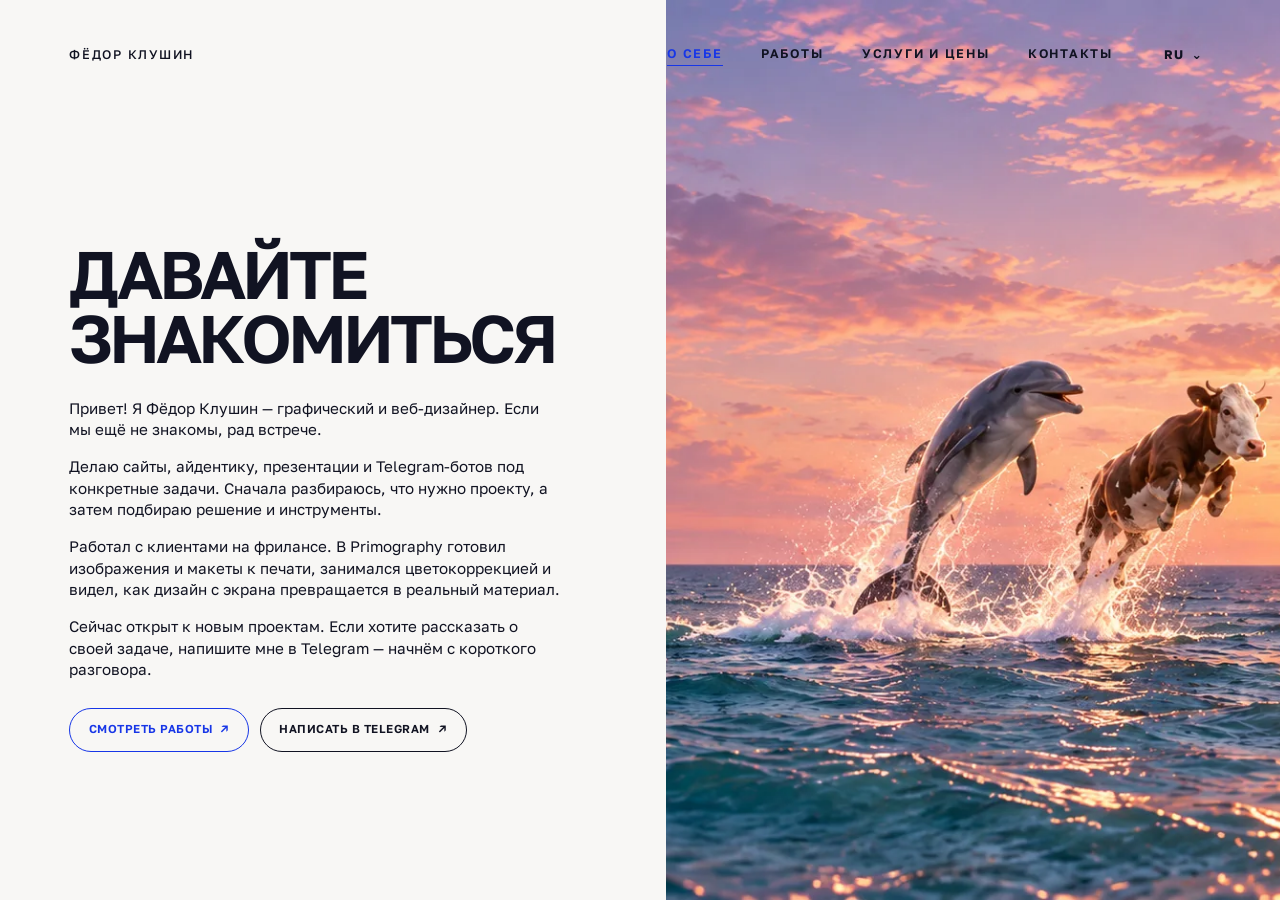
<file: about.html>
<!DOCTYPE html>
<html lang="ru">
<head>
<meta charset="utf-8">
<meta name="viewport" content="width=device-width, initial-scale=1">
<title>О себе — Фёдор Клушин</title>
<meta name="description" content="Знакомство с Фёдором Клушиным — графическим и веб-дизайнером. Работы, опыт и связь в Telegram.">
<meta property="og:title" content="О себе — Фёдор Клушин">
<meta property="og:description" content="Делаю сайты, айдентику, презентации и Telegram-ботов под конкретные задачи.">
<meta property="og:type" content="website">
<link rel="icon" href="assets/favicon.svg" type="image/svg+xml">
<link rel="preconnect" href="https://fonts.googleapis.com"><link rel="preconnect" href="https://fonts.gstatic.com" crossorigin><link href="https://fonts.googleapis.com/css2?family=Golos+Text:wght@400;500;600;700&family=JetBrains+Mono:wght@400;500&display=swap" rel="stylesheet">
<link rel="stylesheet" href="css/styles.css">
<link rel="stylesheet" href="css/redesign.css">
</head>
<body class="page-about">
<a class="skip-link" href="#main">К содержанию</a>
<header class="site-header site-header--scene">
  <a class="site-header__mark" href="index.html">ФЁДОР КЛУШИН</a>
  <button class="nav-toggle" type="button" aria-expanded="false" aria-controls="site-nav" aria-label="Открыть меню">
    <span></span><span></span>
  </button>
  <nav class="site-nav" id="site-nav" aria-label="Основная навигация">
    <a href="about.html" aria-current="page">О себе</a>
    <a href="works.html">Работы</a>
    <a href="services.html">Услуги и цены</a><a href="contacts.html">Контакты</a>
  </nav>
</header>
<main id="main" class="about-story">
  <div class="about-story__copy">
    <h1>Давайте<br>знакомиться</h1>
    <div class="about-story__text">
      <p>Привет! Я Фёдор Клушин — графический и веб-дизайнер. Если мы ещё не знакомы, рад встрече.</p>
      <p>Делаю сайты, айдентику, презентации и Telegram-ботов под конкретные задачи. Сначала разбираюсь, что нужно проекту, а затем подбираю решение и инструменты.</p>
      <p>Работал с клиентами на фрилансе. В Primography готовил изображения и макеты к печати, занимался цветокоррекцией и видел, как дизайн с экрана превращается в реальный материал.</p>
      <p>Сейчас открыт к новым проектам. Если хотите рассказать о своей задаче, напишите мне в Telegram — начнём с короткого разговора.</p>
    </div>
    <div class="about-story__actions">
      <a class="outline-button outline-button--accent" href="works.html">Смотреть работы <span aria-hidden="true">↗</span></a>
      <a class="outline-button" href="https://t.me/fod1k" target="_blank" rel="noopener noreferrer">Написать в Telegram <span aria-hidden="true">↗</span></a>
    </div>
  </div>
  <div class="about-story__scene" role="img" aria-label="Дельфин и корова прыгают над морем на фоне заката"></div>
</main>
<script src="js/i18n-data.js"></script>
<script src="js/i18n.js"></script>
<script src="js/site.js"></script>
</body>
</html>
</file>
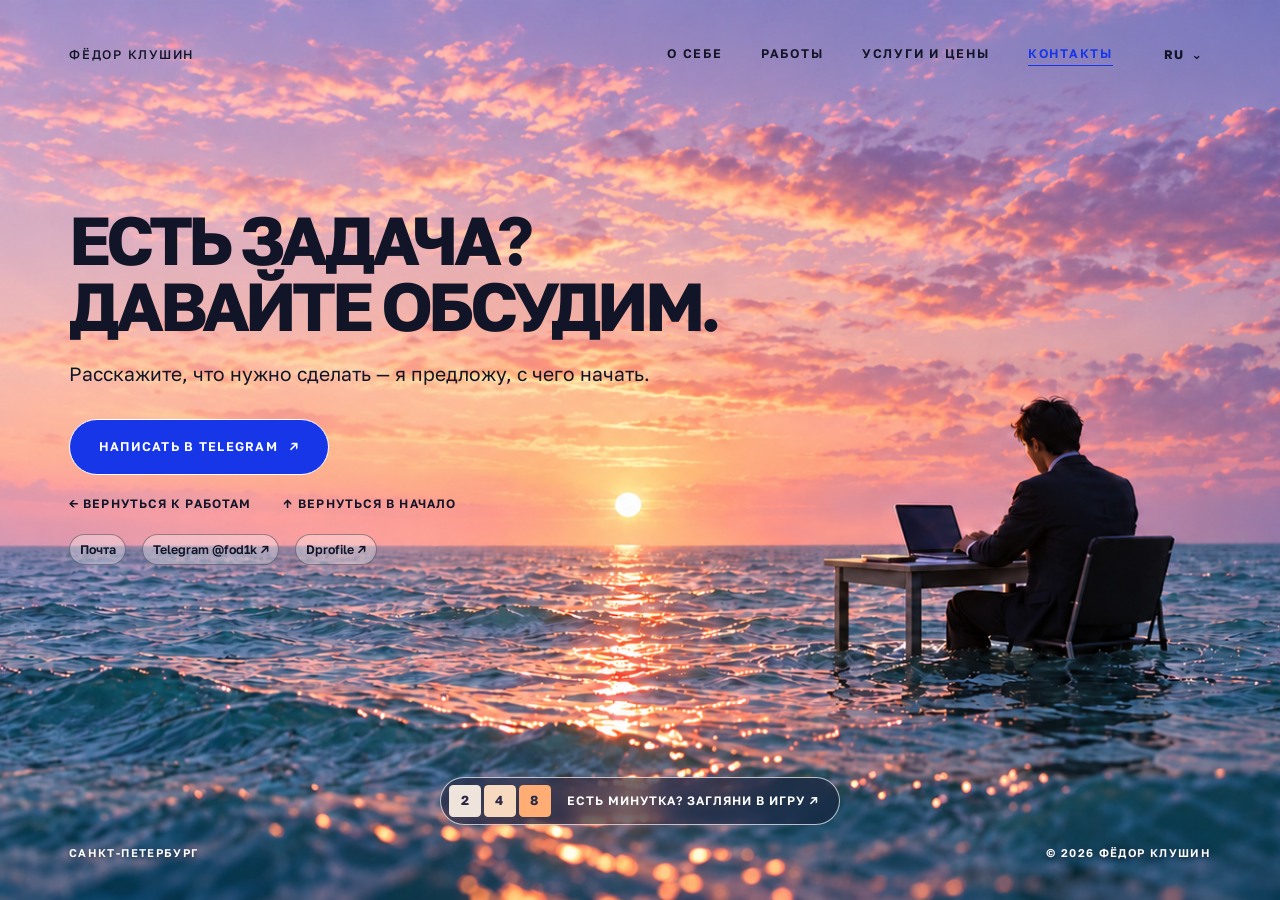
<file: contacts.html>
<!DOCTYPE html>
<html lang="ru">
<head>
<meta charset="utf-8"><meta name="viewport" content="width=device-width, initial-scale=1">
<title>Контакты — Фёдор Клушин</title>
<meta name="description" content="Связаться с Фёдором Клушиным — дизайнером из Санкт-Петербурга. Telegram, почта и другие контакты.">
<link rel="icon" href="assets/favicon.svg" type="image/svg+xml">
<link rel="preconnect" href="https://fonts.googleapis.com"><link rel="preconnect" href="https://fonts.gstatic.com" crossorigin><link href="https://fonts.googleapis.com/css2?family=Golos+Text:wght@400;500;600;700&family=JetBrains+Mono:wght@400;500&display=swap" rel="stylesheet">
<link rel="stylesheet" href="css/styles.css"><link rel="stylesheet" href="css/redesign.css">
</head>
<body class="page-contact">
<a class="skip-link" href="#main">К содержанию</a>
<header class="site-header site-header--scene">
  <a class="site-header__mark" href="index.html">ФЁДОР КЛУШИН</a>
  <button class="nav-toggle" type="button" aria-expanded="false" aria-controls="site-nav" aria-label="Открыть меню"><span></span><span></span></button>
  <nav class="site-nav" id="site-nav" aria-label="Основная навигация"><a href="about.html">О себе</a><a href="works.html">Работы</a><a href="services.html">Услуги и цены</a><a href="contacts.html" aria-current="page">Контакты</a></nav>
</header>
<main id="main" class="contact-scene">
  <div class="contact-scene__content">
    <div class="contact-scene__intro">
      <h1>ЕСТЬ ЗАДАЧА?<br>ДАВАЙТЕ ОБСУДИМ.</h1>
      <p>Расскажите, что нужно сделать — я предложу, с чего начать.</p>
      <a class="contact-scene__primary" href="https://t.me/fod1k" target="_blank" rel="noopener noreferrer">Написать в Telegram <span aria-hidden="true">↗</span></a>
      <div class="contact-scene__back"><a href="works.html">← Вернуться к работам</a><a href="index.html">↑ Вернуться в начало</a></div>
      <div class="contact-scene__other" aria-label="Другие способы связи"><a href="mailto:fedor2007kl@gmail.com">Почта</a><a href="https://t.me/fod1k" target="_blank" rel="noopener noreferrer">Telegram @fod1k ↗</a><a href="https://dprofile.ru/fedorkl" target="_blank" rel="noopener noreferrer">Dprofile ↗</a></div>
    </div>
    <a class="contact-scene__game-link" href="game.html" aria-label="Есть минутка? Загляни в игру 2048"><span class="contact-scene__tiles" aria-hidden="true"><b>2</b><b>4</b><b>8</b></span><span>Есть минутка? Загляни в игру ↗</span></a>
    <div class="contact-scene__foot"><span>Санкт-Петербург</span><span>© 2026 Фёдор Клушин</span></div>
  </div>
</main>
<script src="js/i18n-data.js"></script>
<script src="js/i18n.js"></script>
<script src="js/site.js"></script>
</body>
</html>
</file>
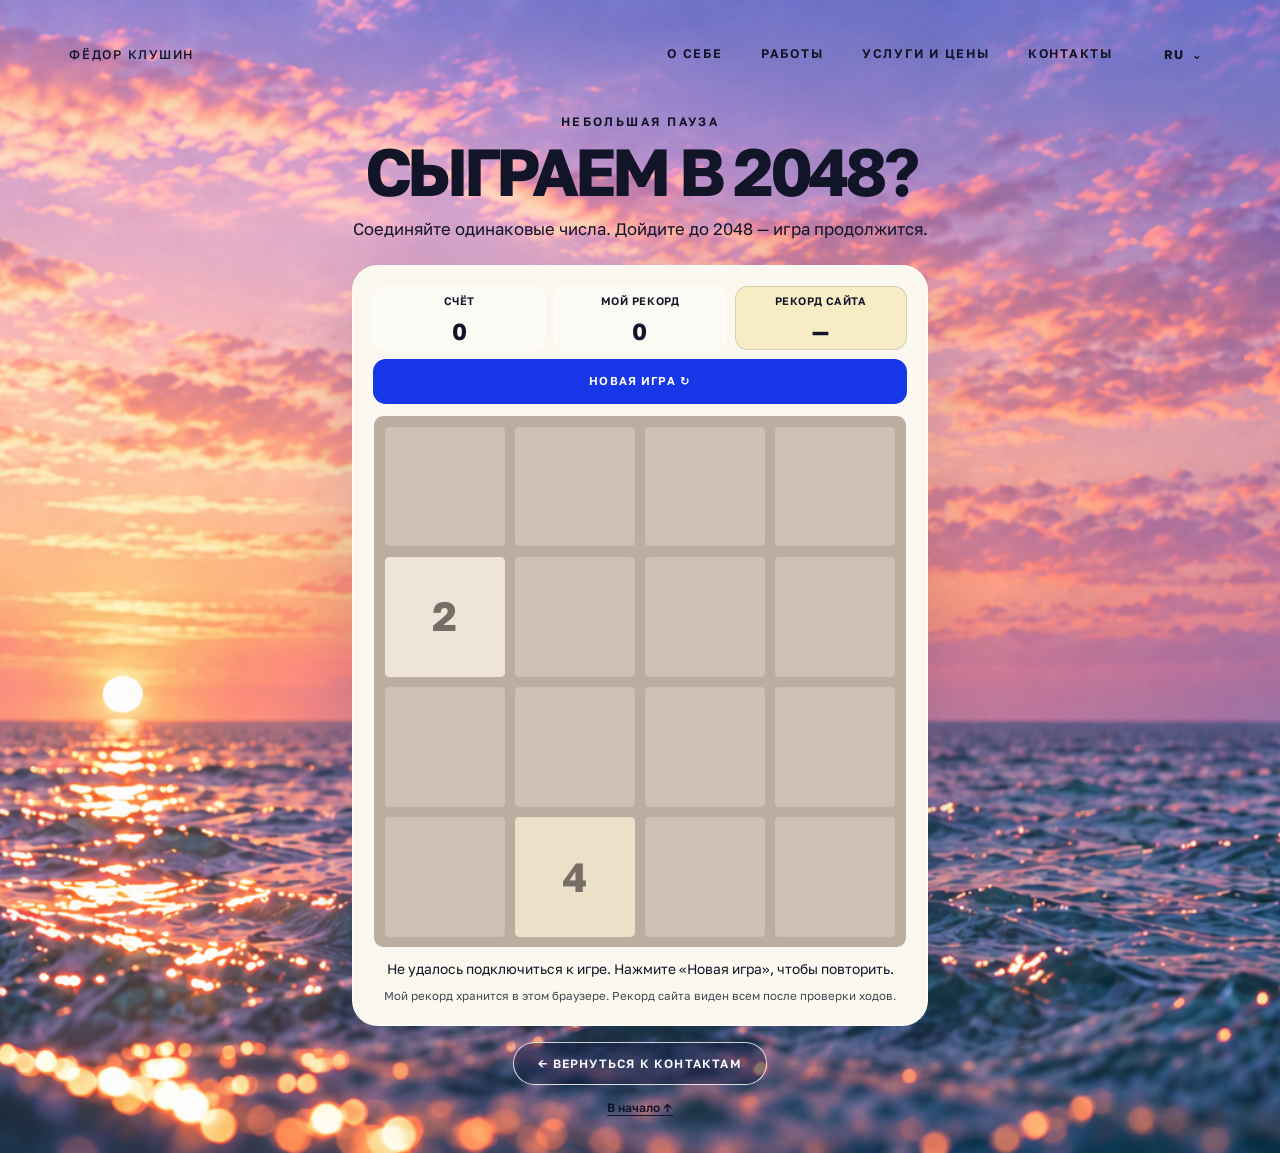
<file: game.html>
<!DOCTYPE html>
<html lang="ru">
<head>
<meta charset="utf-8"><meta name="viewport" content="width=device-width, initial-scale=1">
<title>Игра 2048 — Фёдор Клушин</title>
<meta name="description" content="Небольшая пауза в портфолио Фёдора Клушина: сыграйте в 2048 и продолжайте даже после победы.">
<link rel="icon" href="assets/favicon.svg" type="image/svg+xml">
<link rel="preconnect" href="https://fonts.googleapis.com"><link rel="preconnect" href="https://fonts.gstatic.com" crossorigin><link href="https://fonts.googleapis.com/css2?family=Golos+Text:wght@400;500;600;700&family=JetBrains+Mono:wght@400;500&display=swap" rel="stylesheet">
<link rel="stylesheet" href="css/styles.css"><link rel="stylesheet" href="css/redesign.css">
</head>
<body class="page-game">
<a class="skip-link" href="#main">К содержанию</a>
<header class="site-header site-header--scene"><a class="site-header__mark" href="index.html">ФЁДОР КЛУШИН</a><button class="nav-toggle" type="button" aria-expanded="false" aria-controls="site-nav" aria-label="Открыть меню"><span></span><span></span></button><nav class="site-nav" id="site-nav" aria-label="Основная навигация"><a href="about.html">О себе</a><a href="works.html">Работы</a><a href="services.html">Услуги и цены</a><a href="contacts.html">Контакты</a></nav></header>
<main id="main" class="game-scene">
  <div class="game-scene__intro"><p>Небольшая пауза</p><h1>СЫГРАЕМ В 2048?</h1><p>Соединяйте одинаковые числа. Дойдите до 2048 — игра продолжится.</p></div>
  <section class="game-shell" aria-label="Игра 2048">
    <div class="game-shell__top">
      <div class="game-score"><span>Счёт</span><strong id="score">0</strong></div>
      <div class="game-score"><span>Мой рекорд</span><strong id="best">0</strong></div>
      <div class="game-score game-score--global"><span>Рекорд сайта</span><strong id="global-best">—</strong></div>
      <button class="game-reset" id="new-game" type="button">Новая игра ↻</button>
    </div>
    <div class="game-board" id="game-board" role="grid" aria-label="Поле 2048, четыре на четыре" tabindex="0"></div>
    <p class="game-status" id="game-status" role="status" aria-live="polite">← ↑ ↓ → или свайп на телефоне</p>
    <p class="game-record-note">Мой рекорд хранится в этом браузере. Рекорд сайта виден всем после проверки ходов.</p>
  </section>
  <a class="game-scene__back" href="contacts.html">← Вернуться к контактам</a>
  <a class="game-scene__home" href="index.html">В начало ↑</a>
</main>
<script src="js/i18n-data.js"></script>
<script src="js/i18n.js"></script>
<script src="js/site.js"></script>
<script src="js/game-core.js"></script>
<script src="js/game-config.js"></script>
<script src="js/game2048.js"></script>
</body>
</html>
</file>
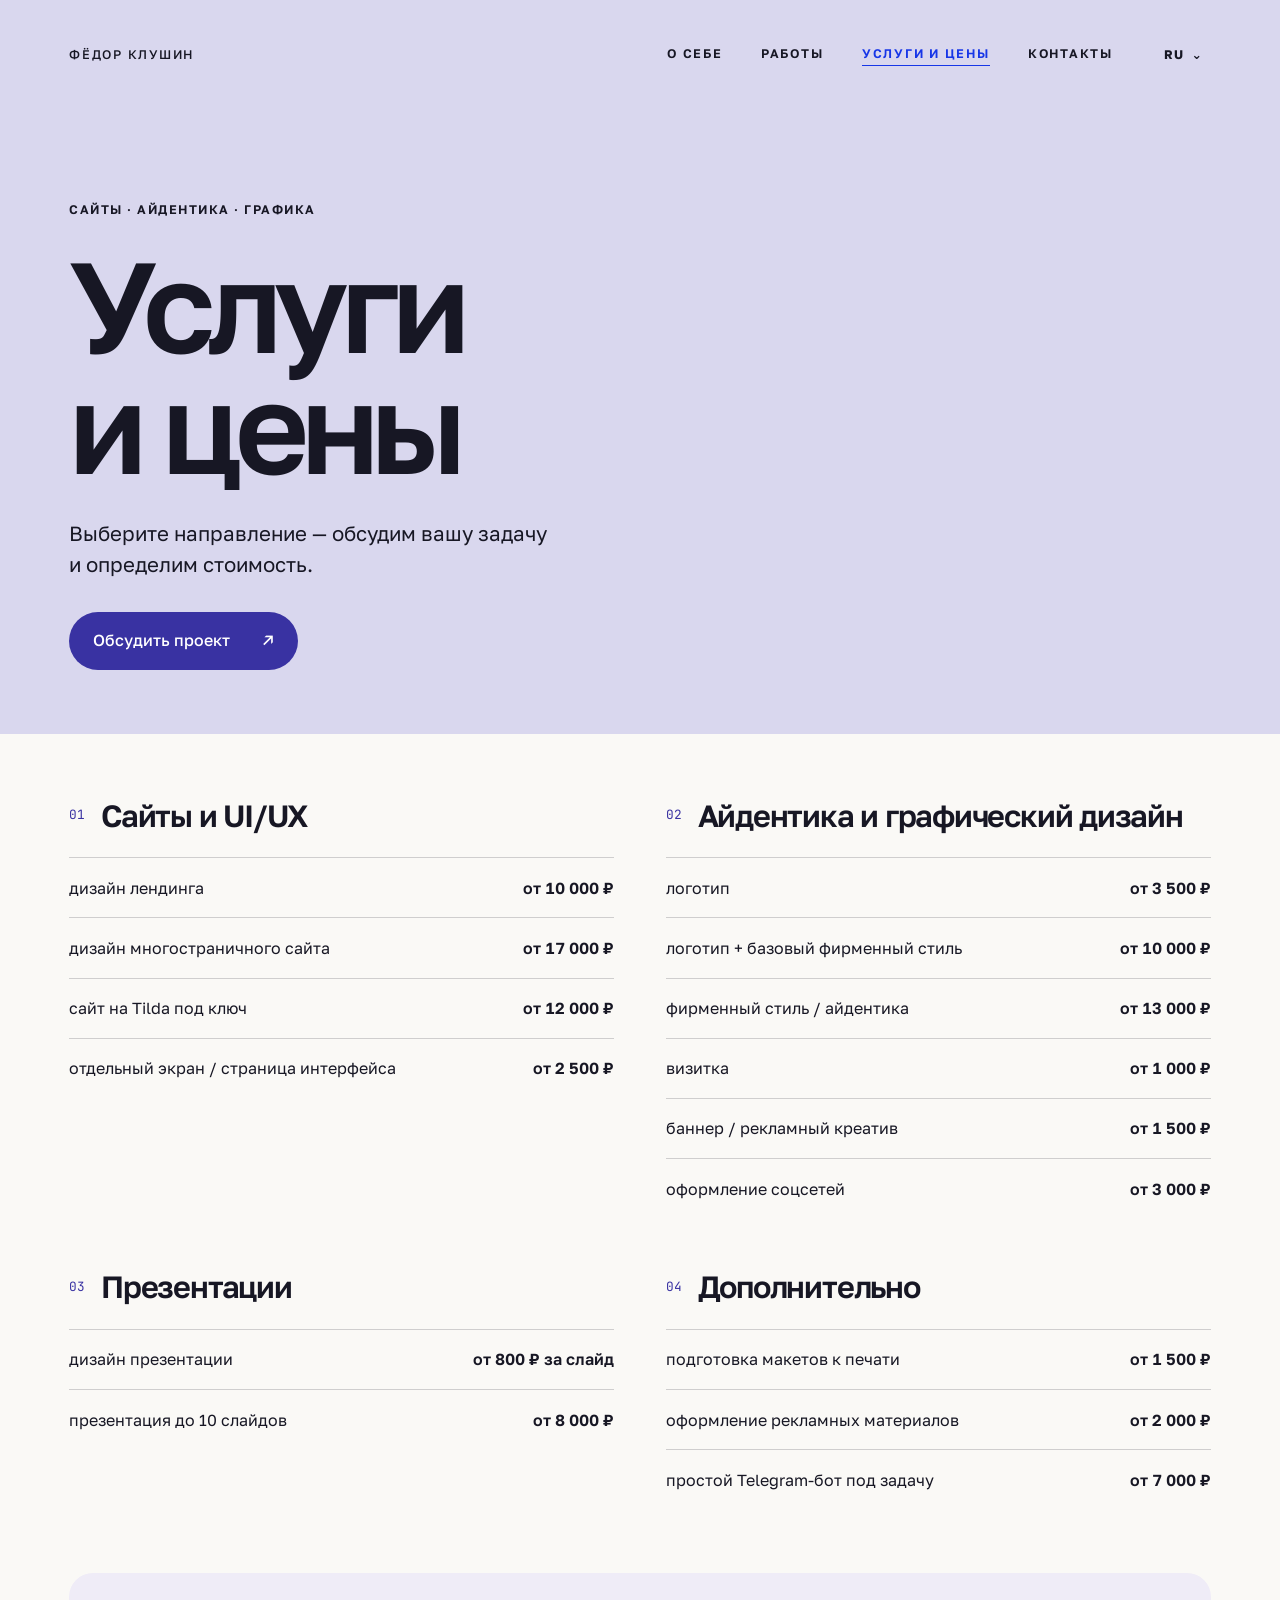
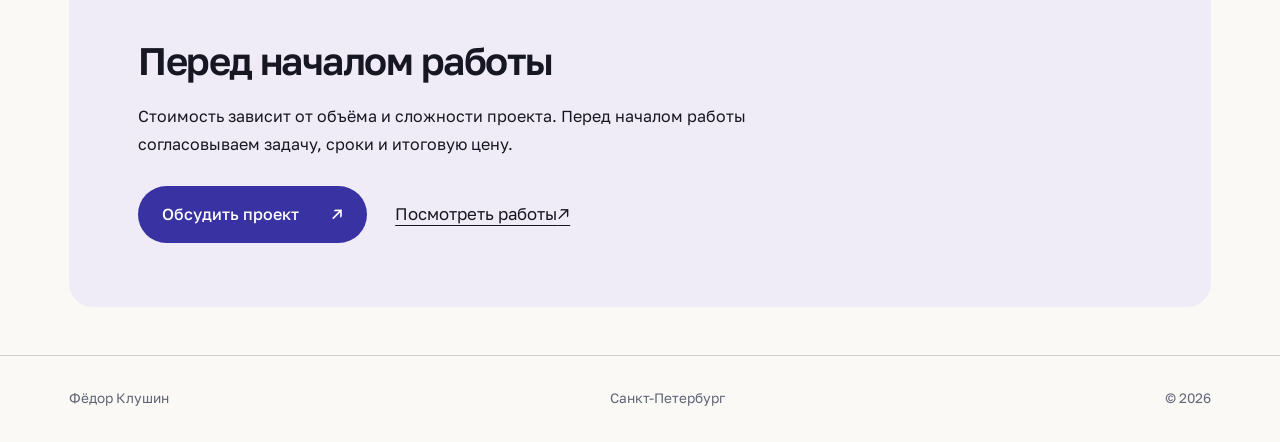
<file: services.html>
<!DOCTYPE html>
<html lang="ru">
<head>
<meta charset="utf-8"><meta name="viewport" content="width=device-width, initial-scale=1">
<title>Услуги и цены — Фёдор Клушин</title>
<meta name="description" content="Услуги и цены Фёдора Клушина: сайты и UI/UX, айдентика, графический дизайн, презентации и Telegram-боты.">
<link rel="icon" href="assets/favicon.svg" type="image/svg+xml">
<link rel="preconnect" href="https://fonts.googleapis.com"><link rel="preconnect" href="https://fonts.gstatic.com" crossorigin><link href="https://fonts.googleapis.com/css2?family=Golos+Text:wght@400;500;600;700&family=JetBrains+Mono:wght@400;500&display=swap" rel="stylesheet">
<link rel="stylesheet" href="css/styles.css"><link rel="stylesheet" href="css/redesign.css"><link rel="stylesheet" href="css/services.css">
</head>
<body class="page-works page-services">
<a class="skip-link" href="#main">К содержанию</a>
<header class="site-header site-header--scene">
  <a class="site-header__mark" href="index.html">ФЁДОР КЛУШИН</a>
  <button class="nav-toggle" type="button" aria-expanded="false" aria-controls="site-nav" aria-label="Открыть меню"><span></span><span></span></button>
  <nav class="site-nav" id="site-nav" aria-label="Основная навигация"><a href="about.html">О себе</a><a href="works.html">Работы</a><a href="services.html" aria-current="page">Услуги и цены</a><a href="contacts.html">Контакты</a></nav>
</header>
<main id="main" class="services-main">
  <section class="services-intro" aria-labelledby="services-title">
    <p class="services-kicker">Сайты · айдентика · графика</p>
    <h1 id="services-title">Услуги<br>и цены</h1>
    <p class="services-lead">Выберите направление — обсудим вашу задачу и определим стоимость.</p>
    <a class="services-cta" href="contacts.html"><span>Обсудить проект</span><span aria-hidden="true">↗</span></a>
  </section>
  <div class="services-grid">
    <section class="price-group" aria-labelledby="group-1">
      <div class="price-group__heading"><span class="price-group__number" aria-hidden="true">01</span><h2 id="group-1">Сайты и UI/UX</h2></div>
      <dl><div class="price-row"><dt>дизайн лендинга</dt><dd>от 10 000 ₽</dd></div>
      <div class="price-row"><dt>дизайн многостраничного сайта</dt><dd>от 17 000 ₽</dd></div>
      <div class="price-row"><dt>сайт на Tilda под ключ</dt><dd>от 12 000 ₽</dd></div>
      <div class="price-row"><dt>отдельный экран / страница интерфейса</dt><dd>от 2 500 ₽</dd></div></dl>
    </section>
    <section class="price-group" aria-labelledby="group-2">
      <div class="price-group__heading"><span class="price-group__number" aria-hidden="true">02</span><h2 id="group-2">Айдентика и графический дизайн</h2></div>
      <dl><div class="price-row"><dt>логотип</dt><dd>от 3 500 ₽</dd></div>
      <div class="price-row"><dt>логотип + базовый фирменный стиль</dt><dd>от 10 000 ₽</dd></div>
      <div class="price-row"><dt>фирменный стиль / айдентика</dt><dd>от 13 000 ₽</dd></div>
      <div class="price-row"><dt>визитка</dt><dd>от 1 000 ₽</dd></div>
      <div class="price-row"><dt>баннер / рекламный креатив</dt><dd>от 1 500 ₽</dd></div>
      <div class="price-row"><dt>оформление соцсетей</dt><dd>от 3 000 ₽</dd></div></dl>
    </section>
    <section class="price-group" aria-labelledby="group-3">
      <div class="price-group__heading"><span class="price-group__number" aria-hidden="true">03</span><h2 id="group-3">Презентации</h2></div>
      <dl><div class="price-row"><dt>дизайн презентации</dt><dd>от 800 ₽ за слайд</dd></div>
      <div class="price-row"><dt>презентация до 10 слайдов</dt><dd>от 8 000 ₽</dd></div></dl>
    </section>
    <section class="price-group" aria-labelledby="group-4">
      <div class="price-group__heading"><span class="price-group__number" aria-hidden="true">04</span><h2 id="group-4">Дополнительно</h2></div>
      <dl><div class="price-row"><dt>подготовка макетов к печати</dt><dd>от 1 500 ₽</dd></div>
      <div class="price-row"><dt>оформление рекламных материалов</dt><dd>от 2 000 ₽</dd></div>
      <div class="price-row"><dt>простой Telegram-бот под задачу</dt><dd>от 7 000 ₽</dd></div></dl>
    </section>
  </div>
  <section class="services-note" aria-labelledby="note-title">
    <h2 id="note-title">Перед началом работы</h2>
    <p>Стоимость зависит от объёма и сложности проекта. Перед началом работы согласовываем задачу, сроки и итоговую цену.</p>
    <a class="services-cta" href="contacts.html"><span>Обсудить проект</span><span aria-hidden="true">↗</span></a>
    <a class="services-work-link" href="works.html">Посмотреть работы <span aria-hidden="true">↗</span></a>
  </section>
</main>
<footer class="services-footer"><a href="index.html">Фёдор Клушин</a><span>Санкт-Петербург</span><span>© 2026</span></footer>
<script src="js/i18n-data.js"></script>
<script src="js/i18n.js"></script>
<script src="js/site.js"></script>
</body>
</html>
</file>
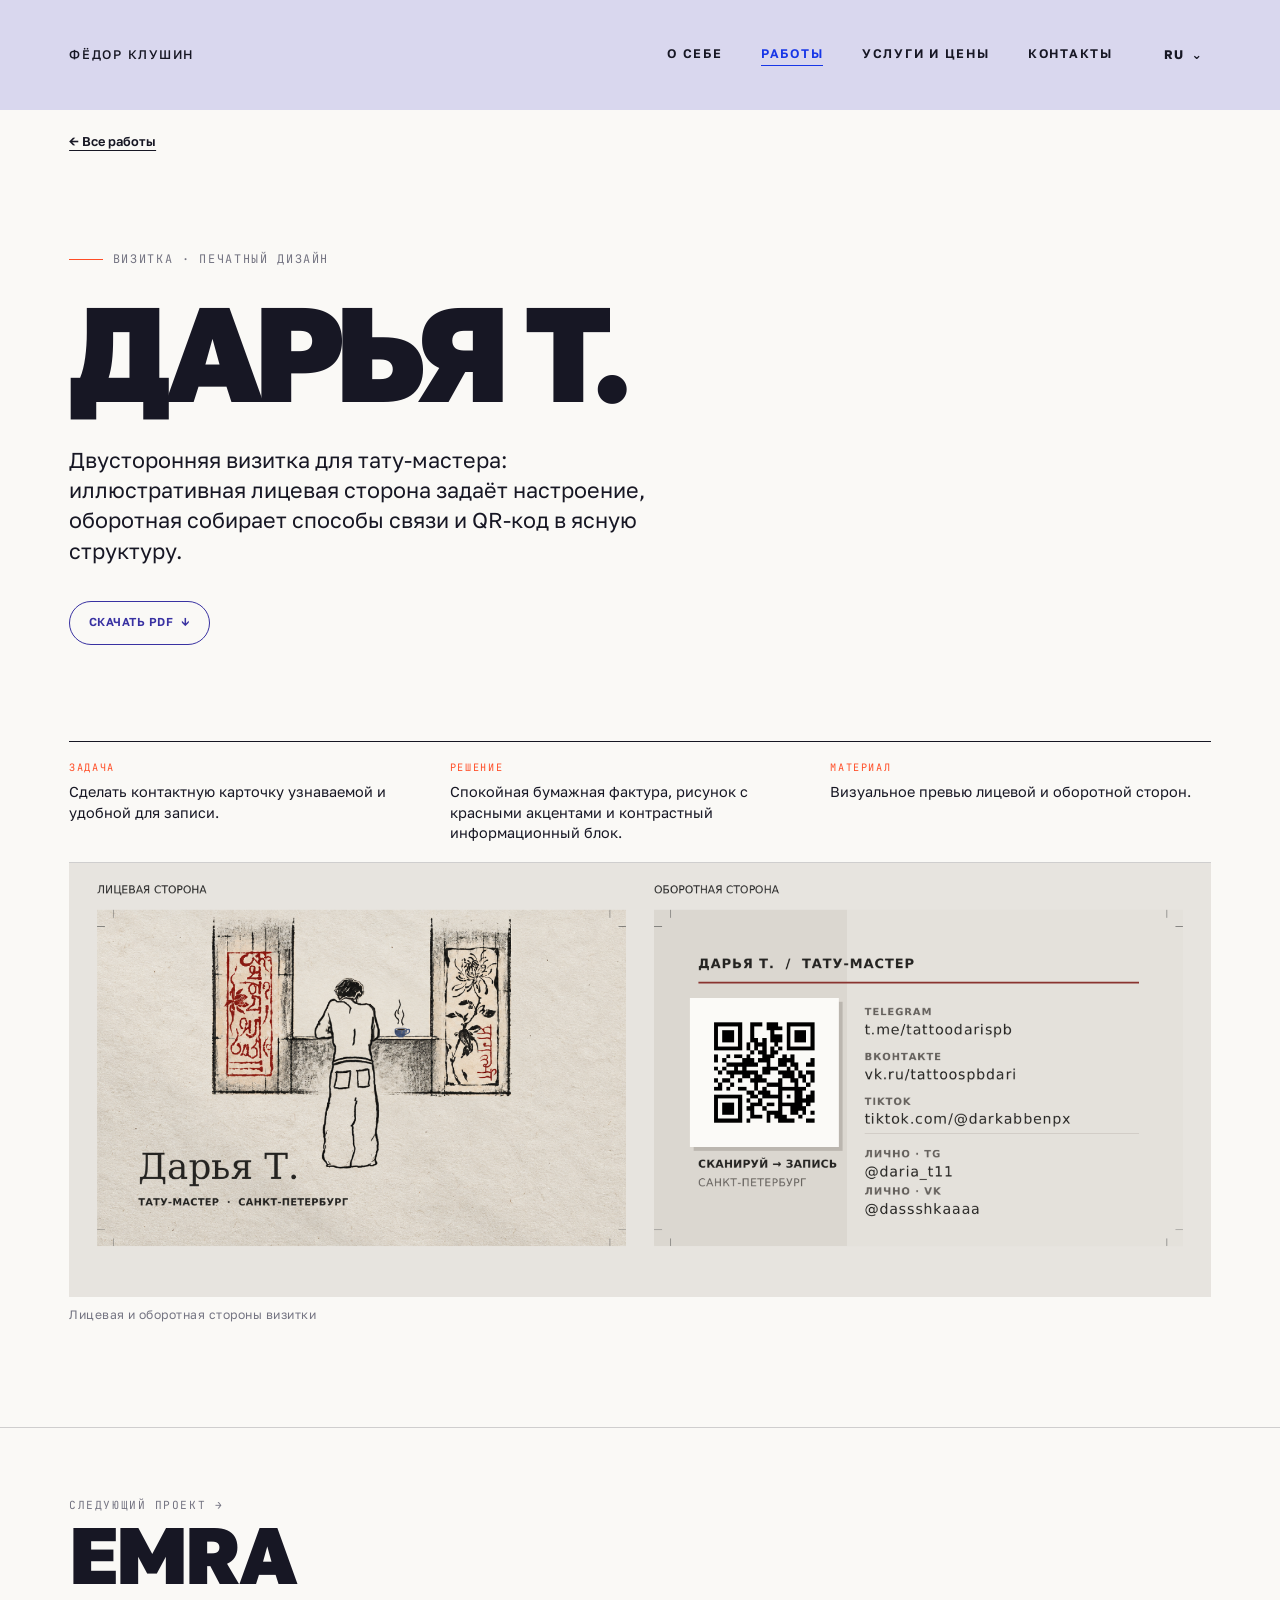
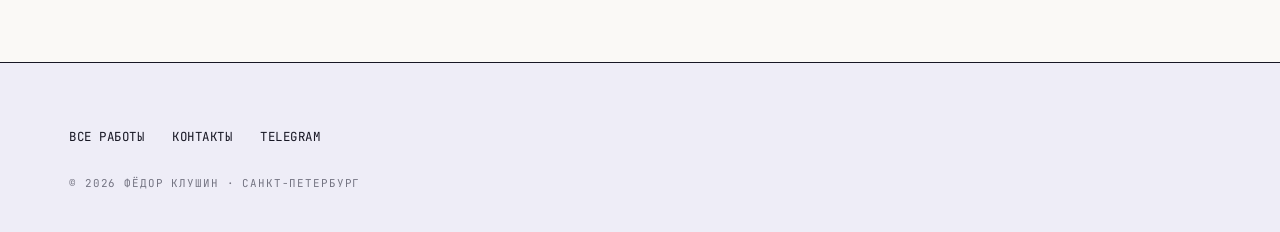
<file: work/darya-t.html>
<!DOCTYPE html>
<html lang="ru">
<head>
<meta charset="utf-8"><meta name="viewport" content="width=device-width, initial-scale=1">
<title>Дарья Т. — визитка · Фёдор Клушин</title>
<meta name="description" content="Двусторонняя визитка для тату-мастера Дарьи Т.: иллюстративная лицевая сторона, контакты и QR-код на обороте.">
<link rel="icon" href="../assets/favicon.svg" type="image/svg+xml">
<link rel="preconnect" href="https://fonts.googleapis.com"><link rel="preconnect" href="https://fonts.gstatic.com" crossorigin><link href="https://fonts.googleapis.com/css2?family=Golos+Text:wght@400;500;600;700&family=JetBrains+Mono:wght@400;500&display=swap" rel="stylesheet">
<link rel="stylesheet" href="../css/styles.css"><link rel="stylesheet" href="../css/redesign.css">
</head>
<body class="page-case-redesign">
<a class="skip-link" href="#main">К содержанию</a>
<header class="site-header site-header--scene"><a class="site-header__mark" href="../index.html">ФЁДОР КЛУШИН</a><button class="nav-toggle" type="button" aria-expanded="false" aria-controls="site-nav" aria-label="Открыть меню"><span></span><span></span></button><nav class="site-nav" id="site-nav" aria-label="Основная навигация"><a href="../about.html">О себе</a><a href="../works.html" aria-current="page">Работы</a><a href="../services.html">Услуги и цены</a><a href="../contacts.html">Контакты</a></nav></header>
<main id="main">
<a class="case-back" href="../works.html">← Все работы</a>
<section class="case-hero"><p class="case-hero__kicker">Визитка · печатный дизайн</p><h1>Дарья Т.</h1><p class="case-hero__lead">Двусторонняя визитка для тату-мастера: иллюстративная лицевая сторона задаёт настроение, оборотная собирает способы связи и QR-код в ясную структуру.</p><a class="outline-button outline-button--accent case-download" href="../assets/cases/darya-t/portfolio-watermarked.pdf" download="Fedor-Klushin-Darya-T.pdf" aria-label="Скачать кейс Дарья Т. в PDF">Скачать PDF <span aria-hidden="true">↓</span></a></section>
<dl class="case-meta"><div><dt>Задача</dt><dd>Сделать контактную карточку узнаваемой и удобной для записи.</dd></div><div><dt>Решение</dt><dd>Спокойная бумажная фактура, рисунок с красными акцентами и контрастный информационный блок.</dd></div><div><dt>Материал</dt><dd>Визуальное превью лицевой и оборотной сторон.</dd></div></dl>
<div class="case-showcase case-showcase--wide"><figure class="case-showcase__full"><img class="case-image" src="../assets/cases/darya-t/preview.png" alt="Лицевая сторона визитки Дарьи Т. с рисунком у окна; оборотная сторона с контактами и QR-кодом" width="2048" height="778"><figcaption>Лицевая и оборотная стороны визитки</figcaption></figure><div class="case-mobile-sides"><figure><div class="case-mobile-sides__crop"><img src="../assets/cases/darya-t/preview.png" alt="Лицевая сторона: рисунок у окна и имя Дарьи Т." width="2048" height="778"></div><figcaption>Лицевая сторона</figcaption></figure><figure><div class="case-mobile-sides__crop case-mobile-sides__crop--right"><img src="../assets/cases/darya-t/preview.png" alt="Оборотная сторона: QR-код и контакты Дарьи Т." width="2048" height="778"></div><figcaption>Оборотная сторона</figcaption></figure></div></div>
<nav class="next-case"><a class="next-case__link" href="emra.html"><span>Следующий проект →</span>EMRA</a></nav>
</main>
<footer class="site-footer"><div class="site-footer__row"><div class="site-footer__links"><a href="../works.html">Все работы</a><a href="../contacts.html">Контакты</a><a href="https://t.me/fod1k" target="_blank" rel="noopener">Telegram</a></div></div><p class="site-footer__note">© 2026 Фёдор Клушин · Санкт-Петербург</p></footer>
<script src="../js/i18n-data.js"></script>
<script src="../js/i18n.js"></script>
<script src="../js/site.js"></script>
</body>
</html>
</file>
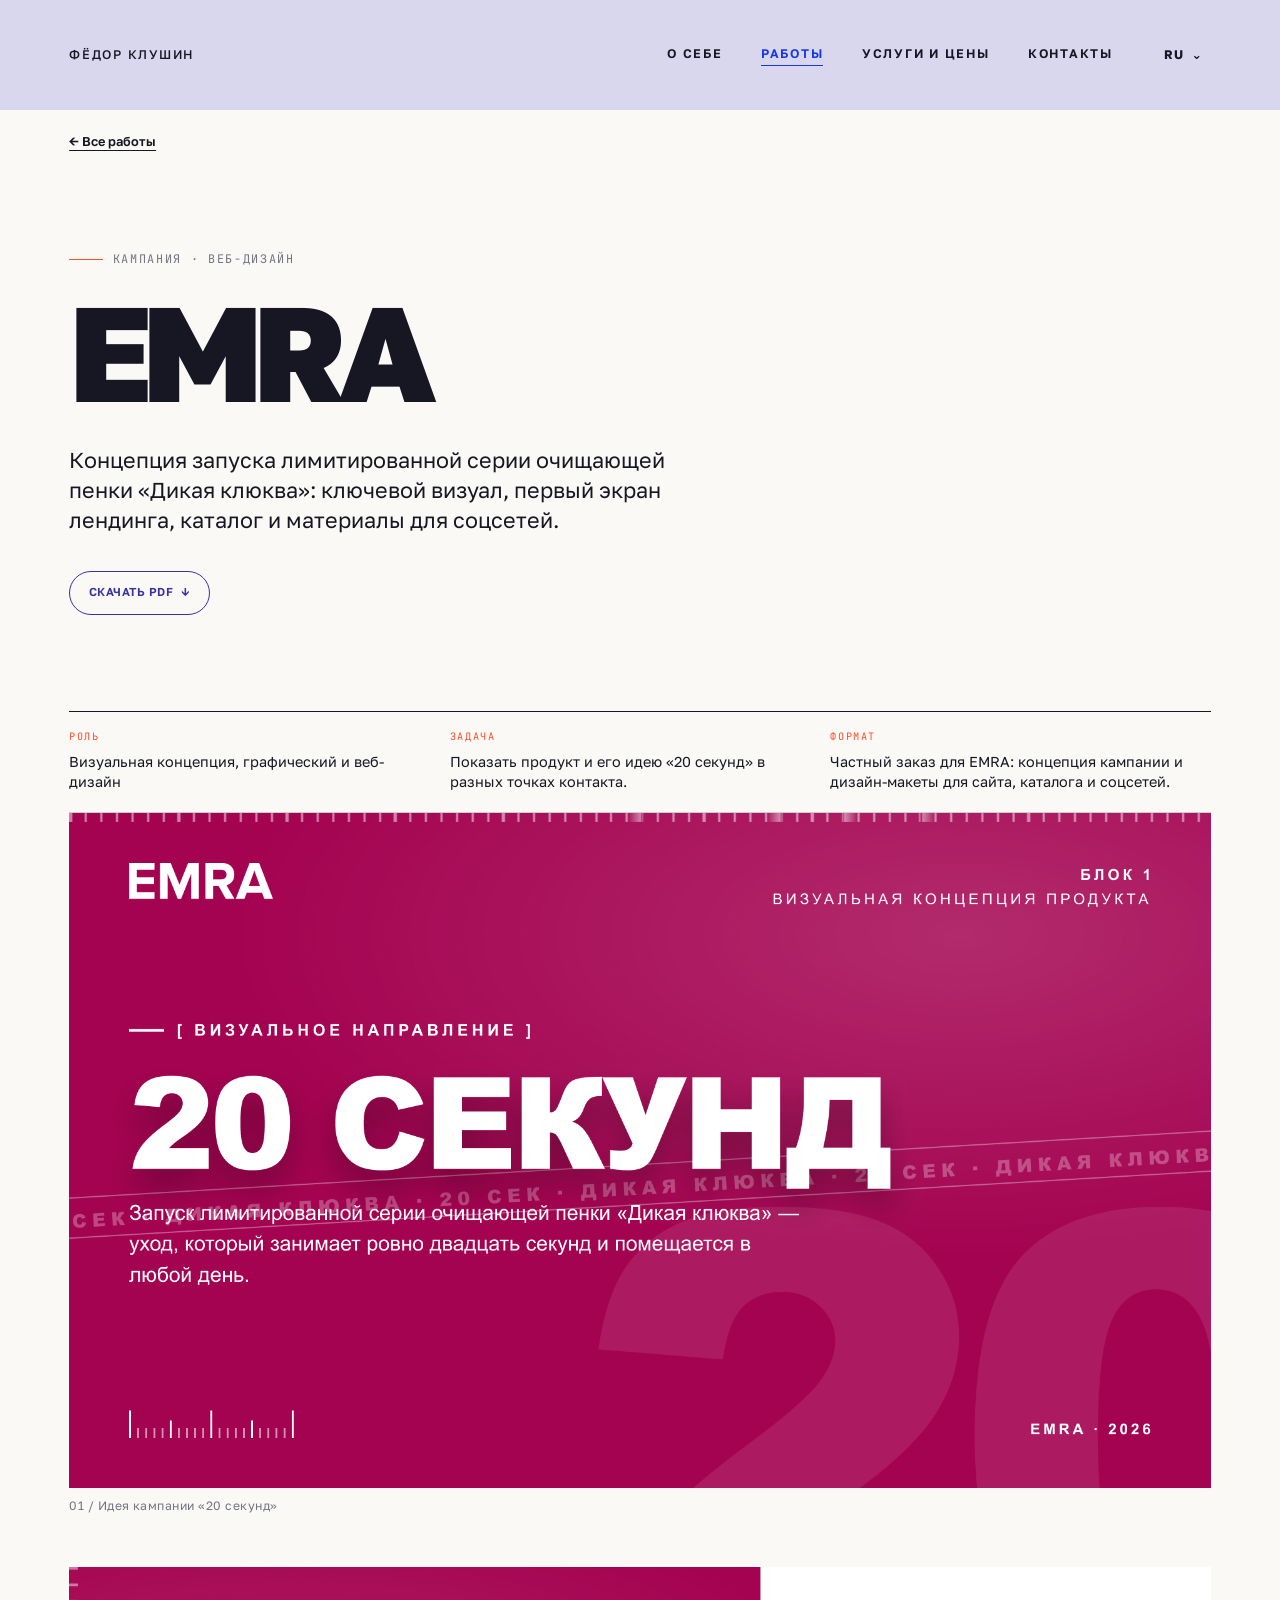
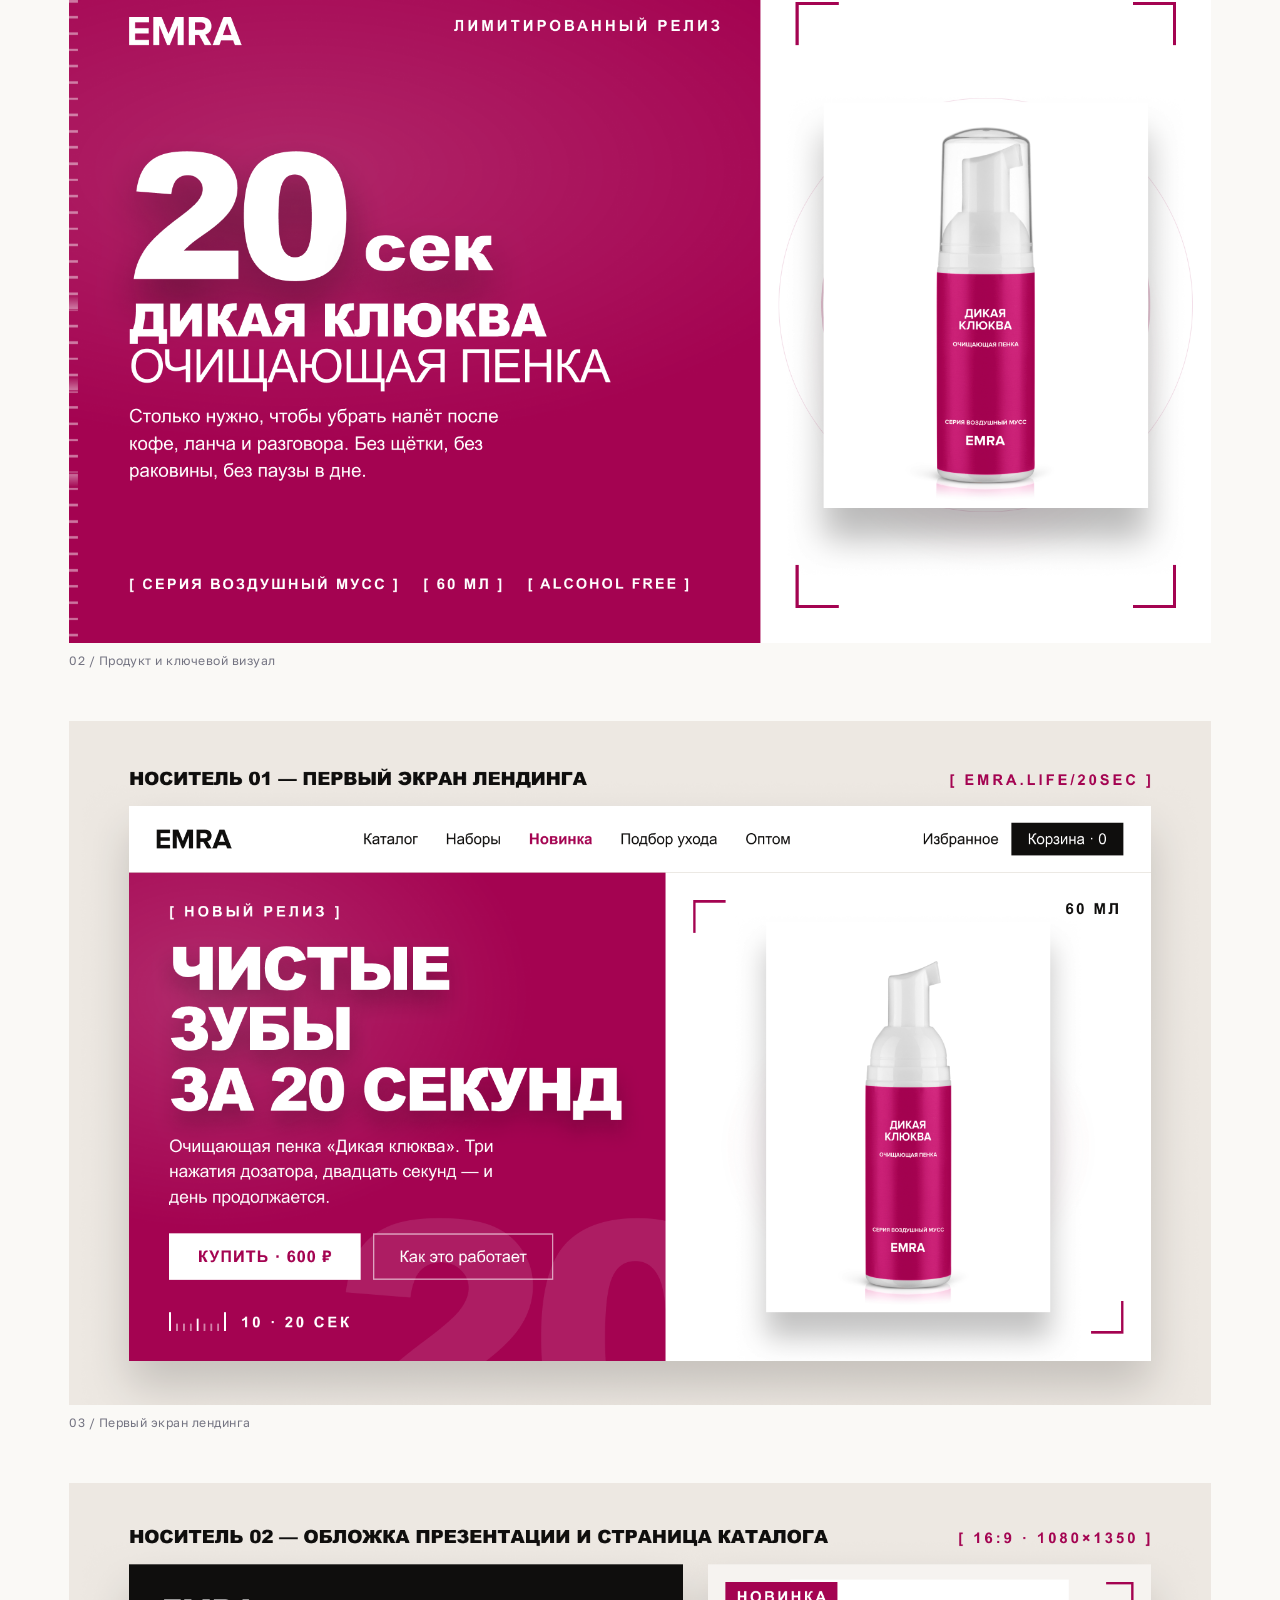
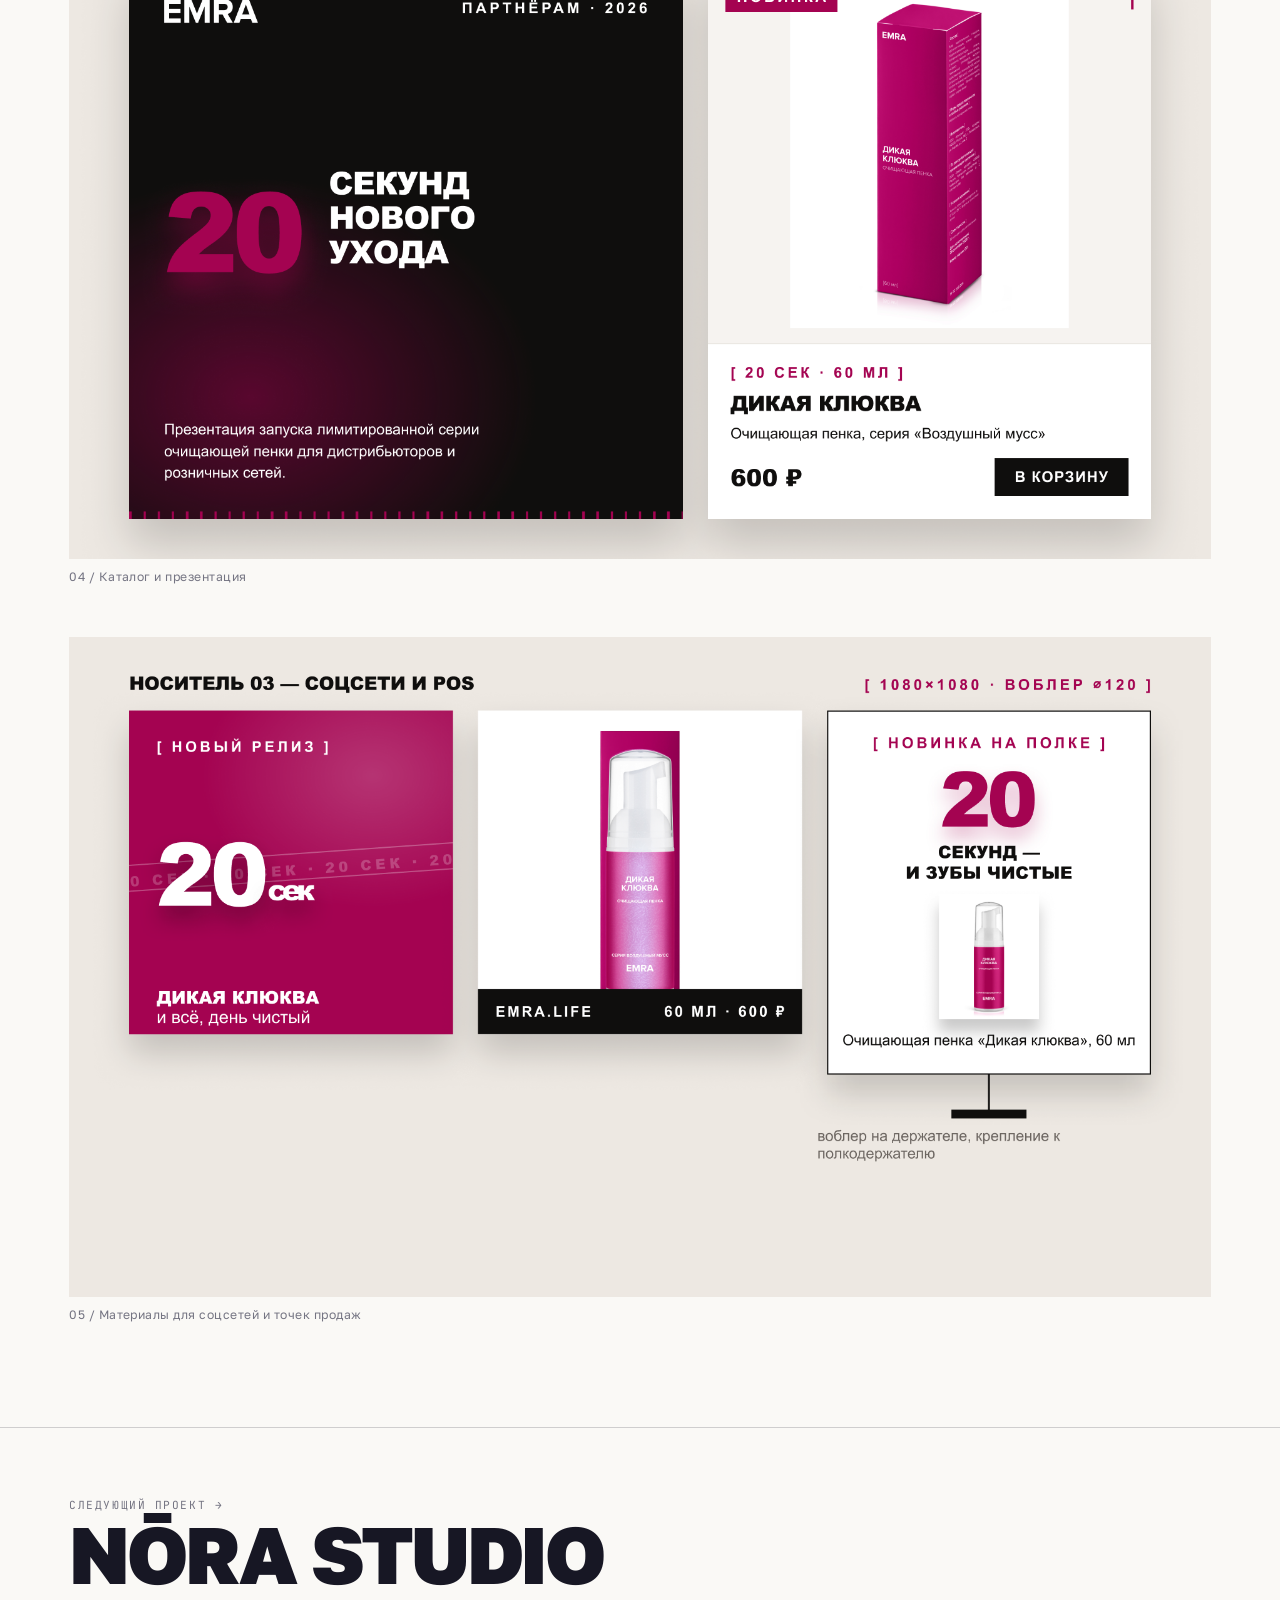
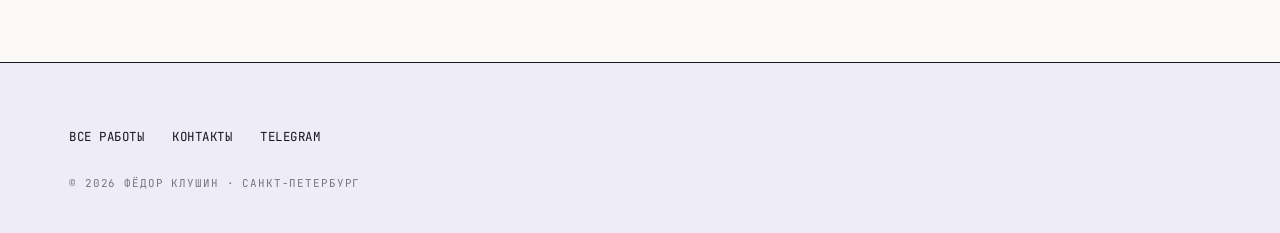
<file: work/emra.html>
<!DOCTYPE html>
<html lang="ru">
<head>
<meta charset="utf-8"><meta name="viewport" content="width=device-width, initial-scale=1">
<title>EMRA — кейс Фёдора Клушина</title><meta name="description" content="Концепция запуска лимитированной серии очищающей пенки «Дикая клюква»: ключевой визуал, первый экран лендинга, каталог и материалы для соцсетей.">
<link rel="icon" href="../assets/favicon.svg" type="image/svg+xml">
<link rel="preconnect" href="https://fonts.googleapis.com"><link rel="preconnect" href="https://fonts.gstatic.com" crossorigin><link href="https://fonts.googleapis.com/css2?family=Golos+Text:wght@400;500;600;700&family=JetBrains+Mono:wght@400;500&display=swap" rel="stylesheet">
<link rel="stylesheet" href="../css/styles.css"><link rel="stylesheet" href="../css/redesign.css">
</head>
<body class="page-case-redesign">
<a class="skip-link" href="#main">К содержанию</a>
<header class="site-header site-header--scene"><a class="site-header__mark" href="../index.html">ФЁДОР КЛУШИН</a><button class="nav-toggle" type="button" aria-expanded="false" aria-controls="site-nav" aria-label="Открыть меню"><span></span><span></span></button><nav class="site-nav" id="site-nav" aria-label="Основная навигация"><a href="../about.html">О себе</a><a href="../works.html" aria-current="page">Работы</a><a href="../services.html">Услуги и цены</a><a href="../contacts.html">Контакты</a></nav></header>
<main id="main">
<a class="case-back" href="../works.html">← Все работы</a>
<section class="case-hero"><p class="case-hero__kicker">Кампания · веб-дизайн</p><h1>EMRA</h1><p class="case-hero__lead">Концепция запуска лимитированной серии очищающей пенки «Дикая клюква»: ключевой визуал, первый экран лендинга, каталог и материалы для соцсетей.</p><a class="outline-button outline-button--accent case-download" href="../assets/cases/emra/portfolio-watermarked.pdf" download="Fedor-Klushin-EMRA.pdf" aria-label="Скачать кейс EMRA в PDF">Скачать PDF <span aria-hidden="true">↓</span></a></section>
<dl class="case-meta"><div><dt>Роль</dt><dd>Визуальная концепция, графический и веб-дизайн</dd></div><div><dt>Задача</dt><dd>Показать продукт и его идею «20 секунд» в разных точках контакта.</dd></div><div><dt>Формат</dt><dd>Частный заказ для EMRA: концепция кампании и дизайн-макеты для сайта, каталога и соцсетей.</dd></div></dl>
<div class="case-showcase "><figure><img class="case-image " src="../assets/cases/emra/intro.png" alt="Идея кампании «20 секунд»" loading="eager"><figcaption>01 / Идея кампании «20 секунд»</figcaption></figure>
<figure><img class="case-image " src="../assets/cases/emra/key-visual.png" alt="Продукт и ключевой визуал" loading="lazy"><figcaption>02 / Продукт и ключевой визуал</figcaption></figure>
<figure><img class="case-image " src="../assets/cases/emra/landing.png" alt="Первый экран лендинга" loading="lazy"><figcaption>03 / Первый экран лендинга</figcaption></figure>
<figure><img class="case-image " src="../assets/cases/emra/catalog.png" alt="Каталог и презентация" loading="lazy"><figcaption>04 / Каталог и презентация</figcaption></figure>
<figure><img class="case-image " src="../assets/cases/emra/social.png" alt="Материалы для соцсетей и точек продаж" loading="lazy"><figcaption>05 / Материалы для соцсетей и точек продаж</figcaption></figure></div>
<nav class="next-case"><a class="next-case__link" href="nora-studio.html"><span>Следующий проект →</span>NŌRA Studio</a></nav>
</main>
<footer class="site-footer"><div class="site-footer__row"><div class="site-footer__links"><a href="../works.html">Все работы</a><a href="../contacts.html">Контакты</a><a href="https://t.me/fod1k" target="_blank" rel="noopener">Telegram</a></div></div><p class="site-footer__note">© 2026 Фёдор Клушин · Санкт-Петербург</p></footer>
<script src="../js/i18n-data.js"></script>
<script src="../js/i18n.js"></script>
<script src="../js/site.js"></script>
</body></html>
</file>
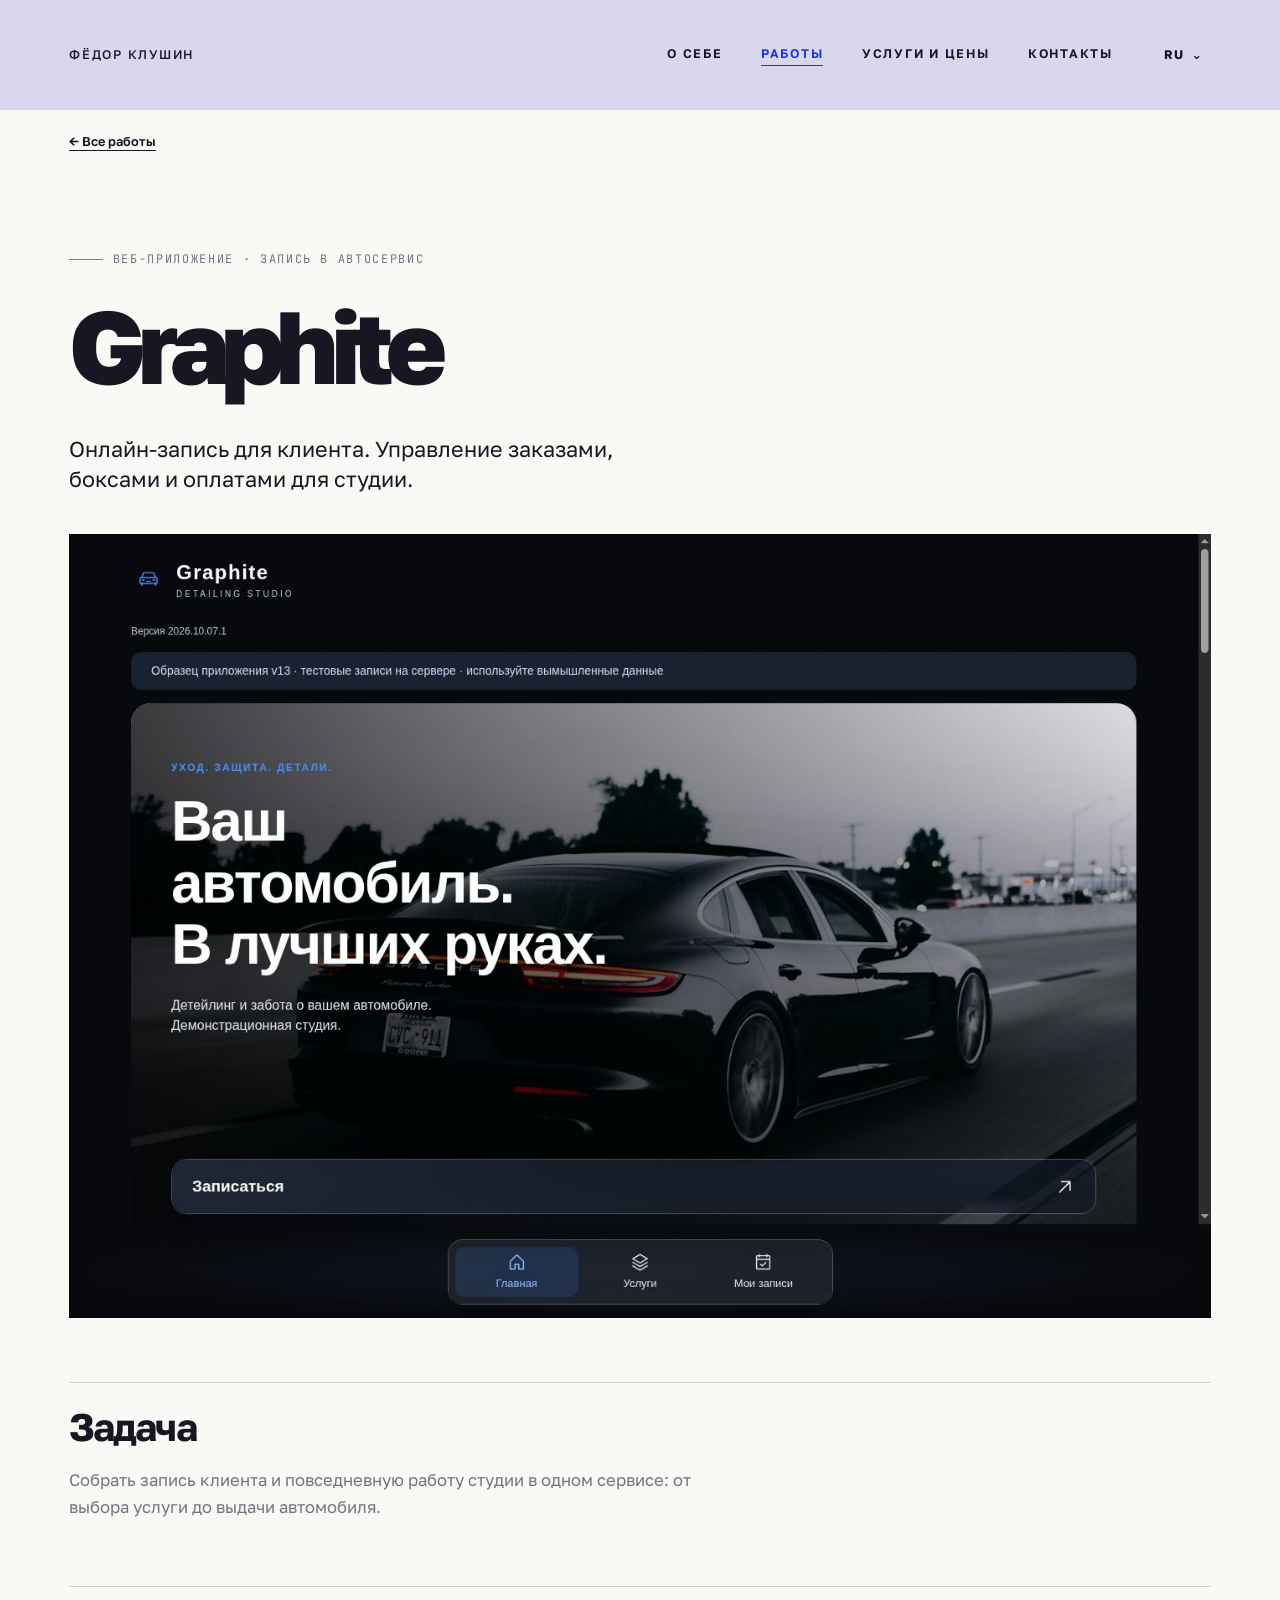
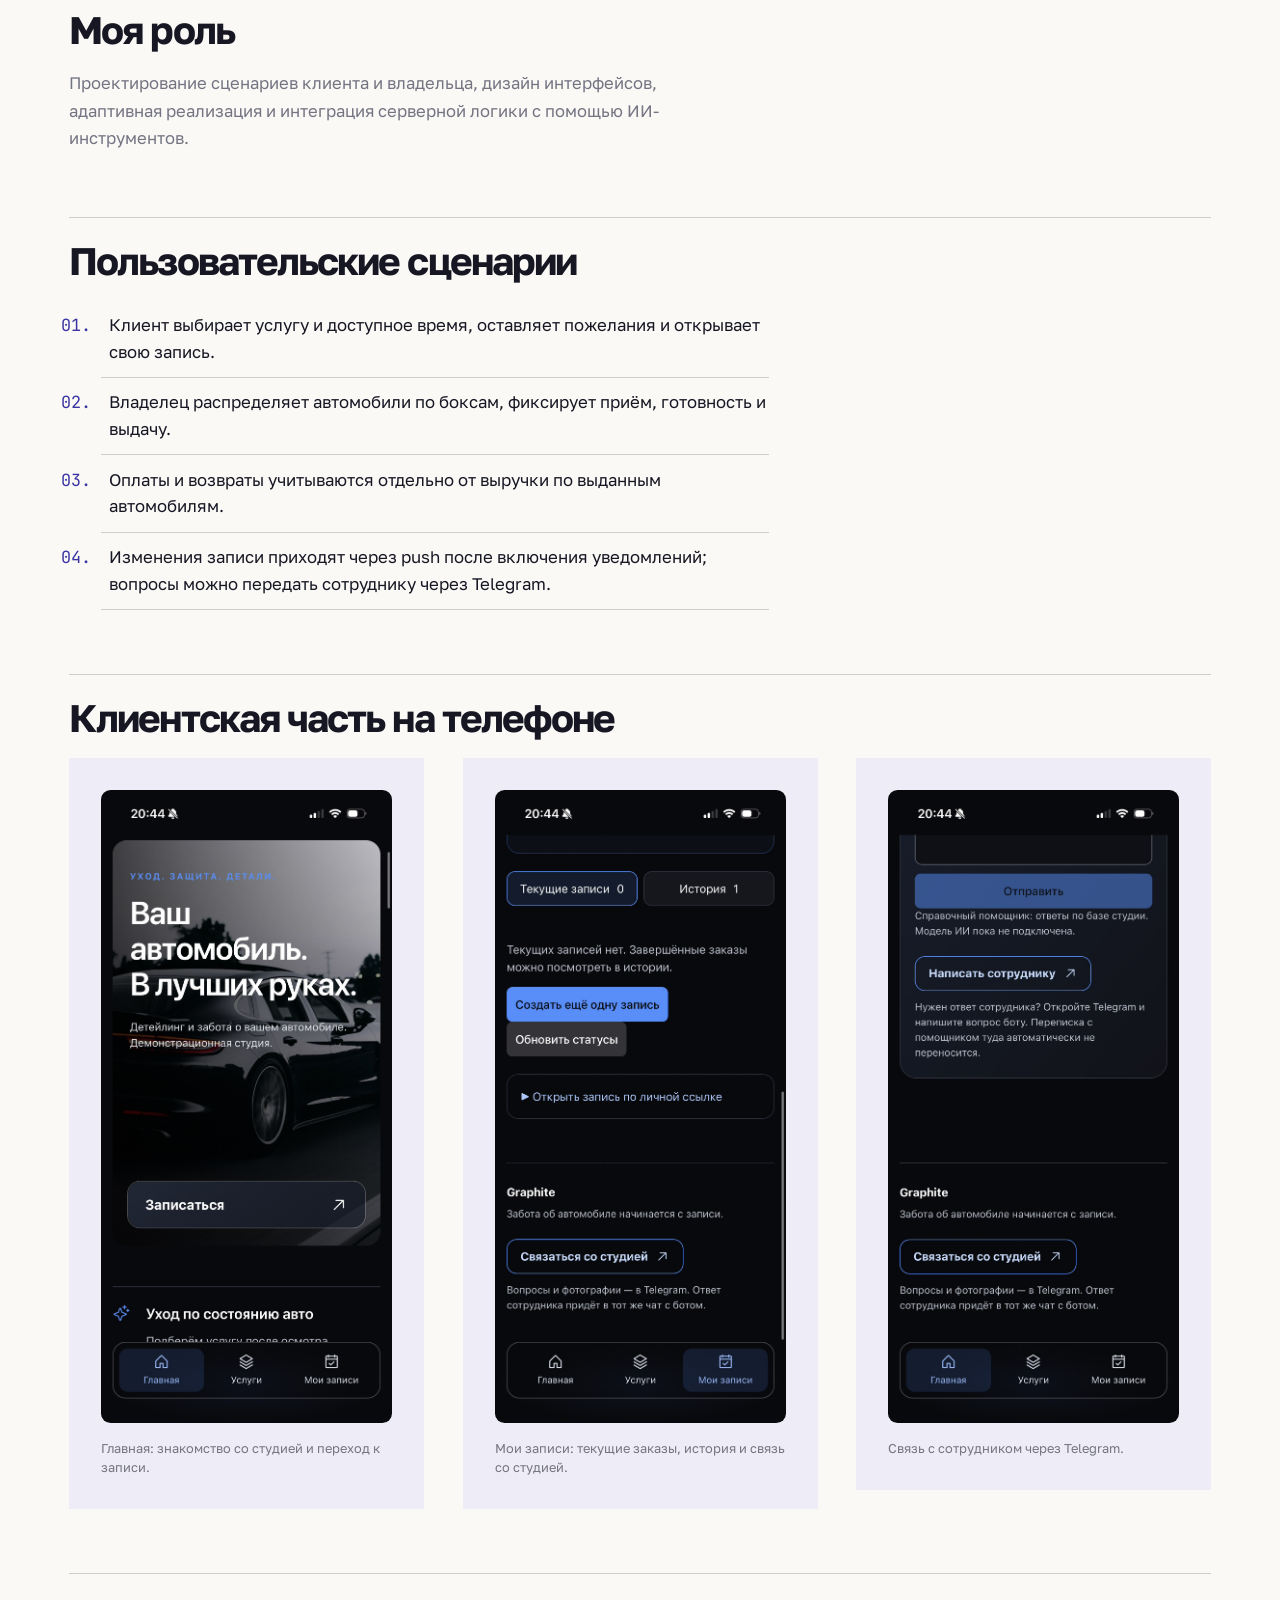
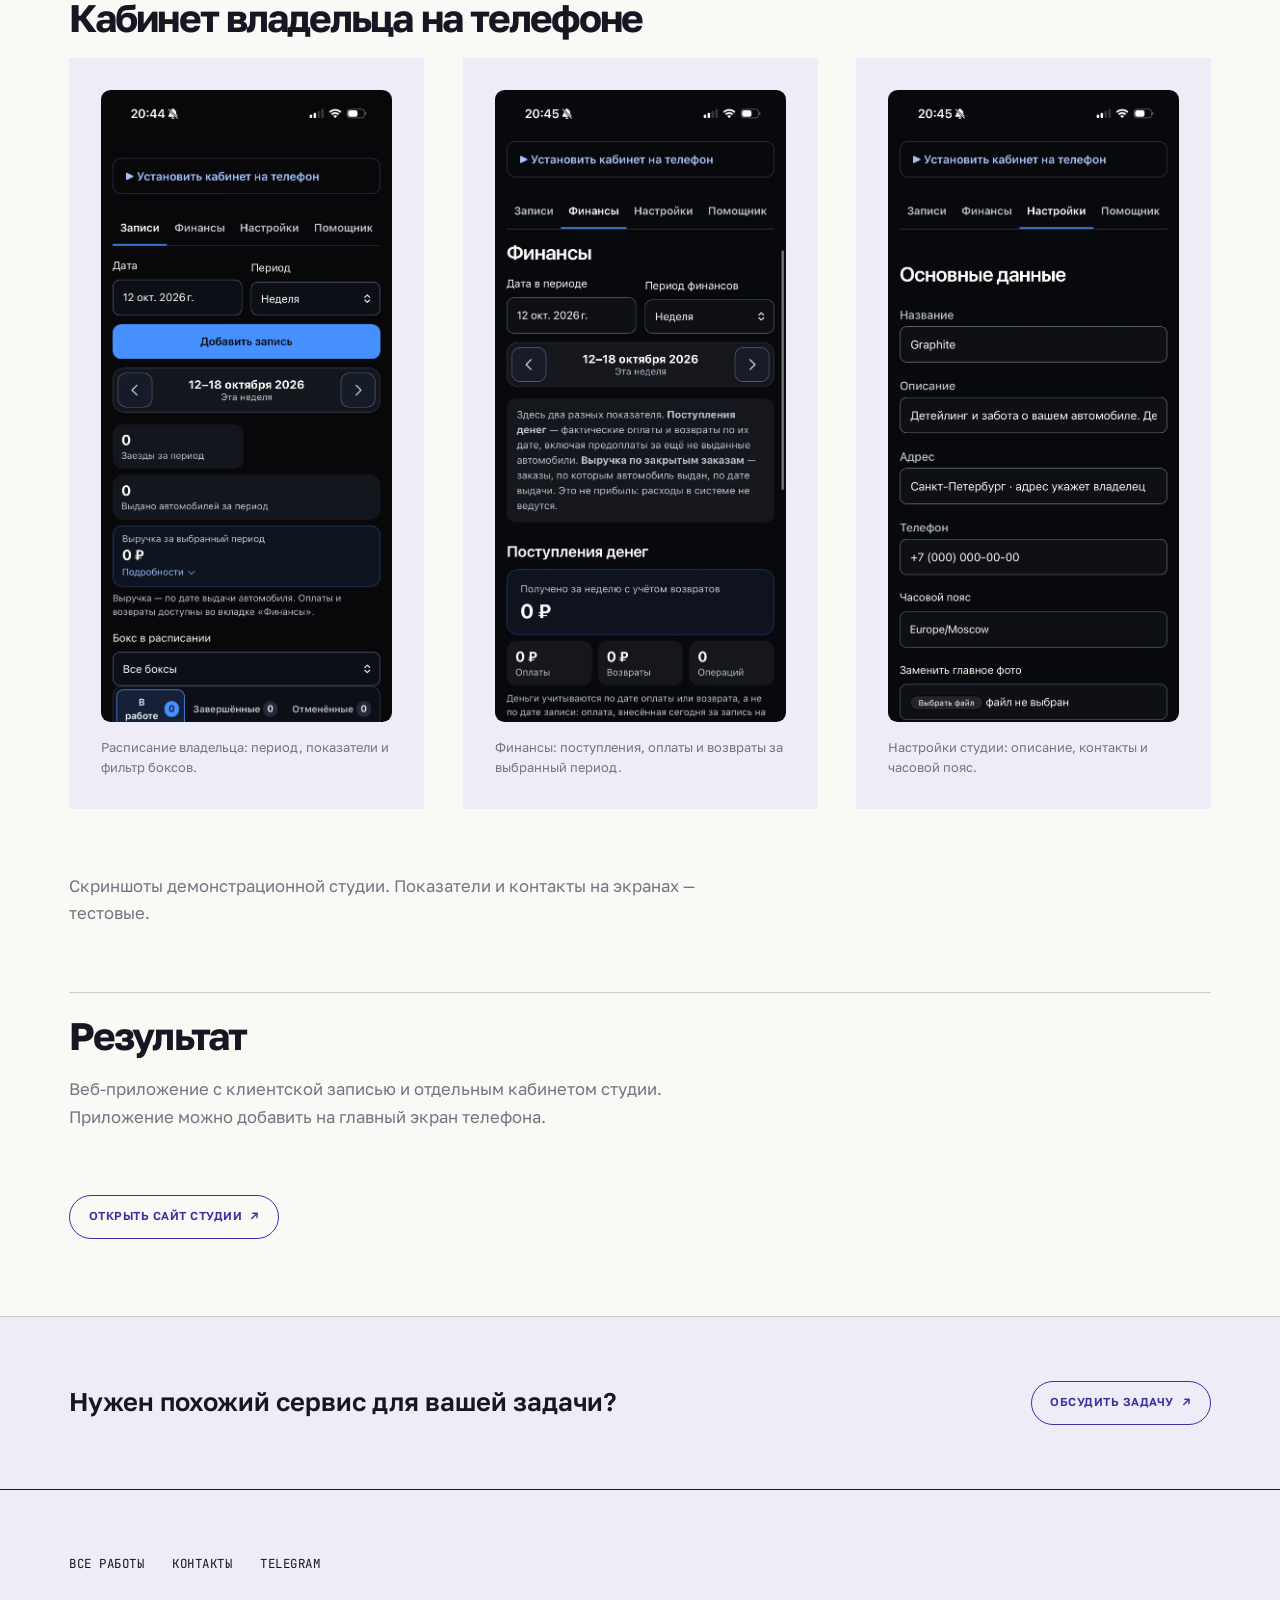
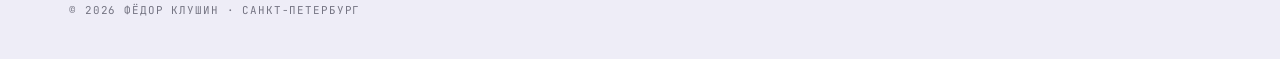
<file: work/graphite.html>
<!DOCTYPE html>
<html lang="ru">
<head>
<meta charset="utf-8"><meta name="viewport" content="width=device-width, initial-scale=1">
<title>Graphite — кейс Фёдора Клушина</title><meta name="description" content="Онлайн-запись для клиента. Управление заказами, боксами и оплатами для студии.">
<link rel="icon" href="../assets/favicon.svg" type="image/svg+xml">
<link rel="preconnect" href="https://fonts.googleapis.com"><link rel="preconnect" href="https://fonts.gstatic.com" crossorigin><link href="https://fonts.googleapis.com/css2?family=Golos+Text:wght@400;500;600;700&family=JetBrains+Mono:wght@400;500&display=swap" rel="stylesheet">
<link rel="stylesheet" href="../css/styles.css"><link rel="stylesheet" href="../css/redesign.css"><link rel="stylesheet" href="../css/digital-cases.css">
</head>
<body class="page-case-redesign">
<a class="skip-link" href="#main">К содержанию</a>
<header class="site-header site-header--scene"><a class="site-header__mark" href="../index.html">ФЁДОР КЛУШИН</a><button class="nav-toggle" type="button" aria-expanded="false" aria-controls="site-nav" aria-label="Открыть меню"><span></span><span></span></button><nav class="site-nav" id="site-nav" aria-label="Основная навигация"><a href="../about.html">О себе</a><a href="../works.html" aria-current="page">Работы</a><a href="../services.html">Услуги и цены</a><a href="../contacts.html">Контакты</a></nav></header>
<main id="main" class="digital-case"><a class="case-back" href="../works.html">← Все работы</a><section class="case-hero"><p class="case-hero__kicker">Веб-приложение · запись в автосервис</p><h1>Graphite</h1><p class="case-hero__lead">Онлайн-запись для клиента. Управление заказами, боксами и оплатами для студии.</p></section><div class="digital-case__body"><figure class="digital-public-screen"><img src="../assets/cases/graphite/public.jpg" alt="Graphite" width="1364" height="936"></figure><section class="digital-story"><h2>Задача</h2><p>Собрать запись клиента и повседневную работу студии в одном сервисе: от выбора услуги до выдачи автомобиля.</p></section><section class="digital-story"><h2>Моя роль</h2><p>Проектирование сценариев клиента и владельца, дизайн интерфейсов, адаптивная реализация и интеграция серверной логики с помощью ИИ-инструментов.</p></section><section class="digital-story"><h2>Пользовательские сценарии</h2><ol class="digital-steps"><li>Клиент выбирает услугу и доступное время, оставляет пожелания и открывает свою запись.</li><li>Владелец распределяет автомобили по боксам, фиксирует приём, готовность и выдачу.</li><li>Оплаты и возвраты учитываются отдельно от выручки по выданным автомобилям.</li><li>Изменения записи приходят через push после включения уведомлений; вопросы можно передать сотруднику через Telegram.</li></ol></section> <section class="digital-story"><h2>Клиентская часть на телефоне</h2><div class="digital-screens graphite-gallery"><figure><a href="../assets/cases/graphite/mobile-home.jpg" target="_blank" rel="noopener noreferrer" aria-label="Открыть скриншот в полном размере"><img src="../assets/cases/graphite/mobile-home.jpg" alt="Главная: знакомство со студией и переход к записи." width="1206" height="2622" loading="lazy"></a><figcaption>Главная: знакомство со студией и переход к записи.</figcaption></figure><figure><a href="../assets/cases/graphite/mobile-bookings.jpg" target="_blank" rel="noopener noreferrer" aria-label="Открыть скриншот в полном размере"><img src="../assets/cases/graphite/mobile-bookings.jpg" alt="Мои записи: текущие заказы, история и связь со студией." width="1206" height="2622" loading="lazy"></a><figcaption>Мои записи: текущие заказы, история и связь со студией.</figcaption></figure><figure><a href="../assets/cases/graphite/mobile-contact.jpg" target="_blank" rel="noopener noreferrer" aria-label="Открыть скриншот в полном размере"><img src="../assets/cases/graphite/mobile-contact.jpg" alt="Связь с сотрудником через Telegram." width="1206" height="2622" loading="lazy"></a><figcaption>Связь с сотрудником через Telegram.</figcaption></figure></div></section><section class="digital-story"><h2>Кабинет владельца на телефоне</h2><div class="digital-screens graphite-gallery"><figure><a href="../assets/cases/graphite/owner-schedule.png" target="_blank" rel="noopener noreferrer" aria-label="Открыть скриншот в полном размере"><img src="../assets/cases/graphite/owner-schedule.png" alt="Расписание владельца: период, показатели и фильтр боксов." width="1206" height="2622" loading="lazy"></a><figcaption>Расписание владельца: период, показатели и фильтр боксов.</figcaption></figure><figure><a href="../assets/cases/graphite/owner-finance.jpg" target="_blank" rel="noopener noreferrer" aria-label="Открыть скриншот в полном размере"><img src="../assets/cases/graphite/owner-finance.jpg" alt="Финансы: поступления, оплаты и возвраты за выбранный период." width="1206" height="2622" loading="lazy"></a><figcaption>Финансы: поступления, оплаты и возвраты за выбранный период.</figcaption></figure><figure><a href="../assets/cases/graphite/owner-settings.jpg" target="_blank" rel="noopener noreferrer" aria-label="Открыть скриншот в полном размере"><img src="../assets/cases/graphite/owner-settings.jpg" alt="Настройки студии: описание, контакты и часовой пояс." width="1206" height="2622" loading="lazy"></a><figcaption>Настройки студии: описание, контакты и часовой пояс.</figcaption></figure></div></section><p>Скриншоты демонстрационной студии. Показатели и контакты на экранах — тестовые.</p><section class="digital-story"><h2>Результат</h2><p>Веб-приложение с клиентской записью и отдельным кабинетом студии. Приложение можно добавить на главный экран телефона.</p></section><div class="digital-case-actions"><a class="outline-button outline-button--accent" href="https://studio-booking-45z.pages.dev/s/graphite-server/" target="_blank" rel="noopener noreferrer">Открыть сайт студии <span aria-hidden="true">↗</span></a></div></div><div class="works-outro"><p>Нужен похожий сервис для вашей задачи?</p><a class="outline-button outline-button--accent" href="../contacts.html">Обсудить задачу <span aria-hidden="true">↗</span></a></div></main>
<footer class="site-footer"><div class="site-footer__row"><div class="site-footer__links"><a href="../works.html">Все работы</a><a href="../contacts.html">Контакты</a><a href="https://t.me/fod1k" target="_blank" rel="noopener">Telegram</a></div></div><p class="site-footer__note">© 2026 Фёдор Клушин · Санкт-Петербург</p></footer>
<script src="../js/i18n-data.js"></script>
<script src="../js/digital-case-translations.js"></script>
<script src="../js/i18n.js"></script>
<script src="../js/site.js"></script>
</body></html>
</file>
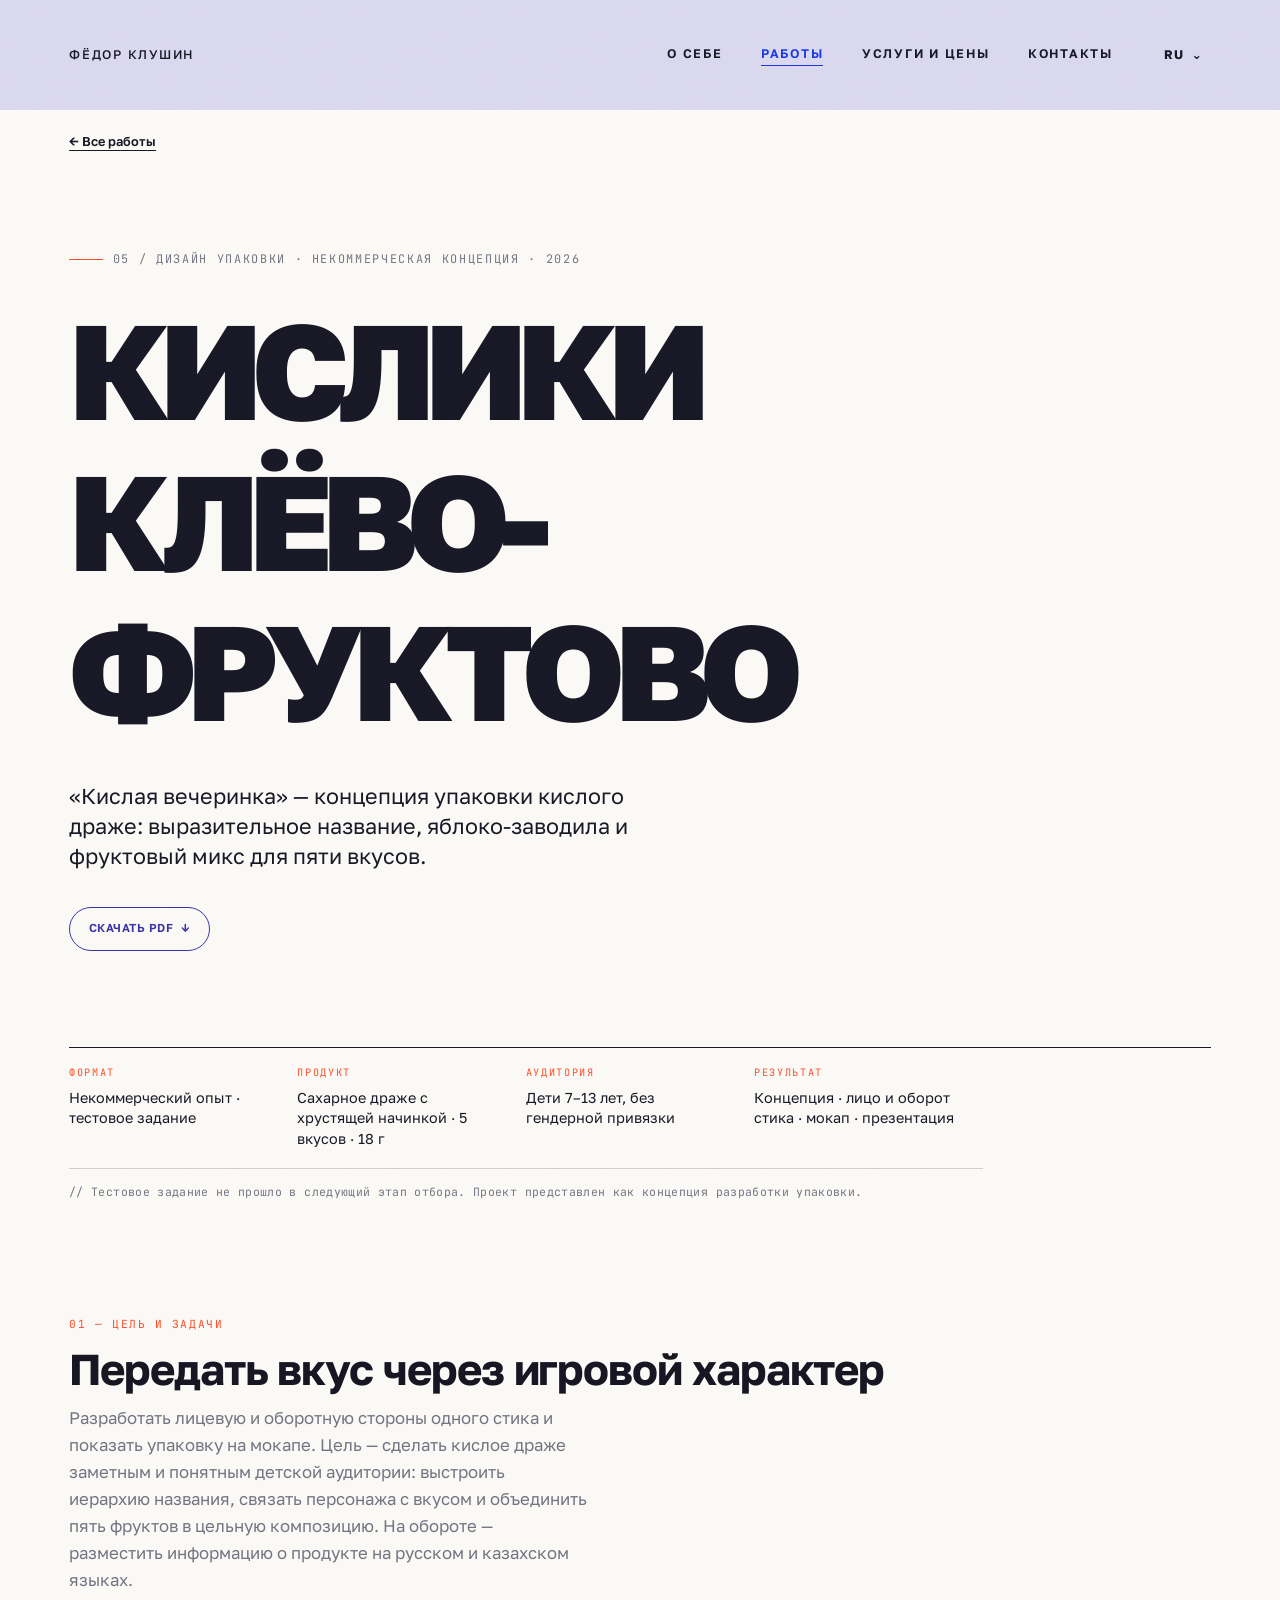
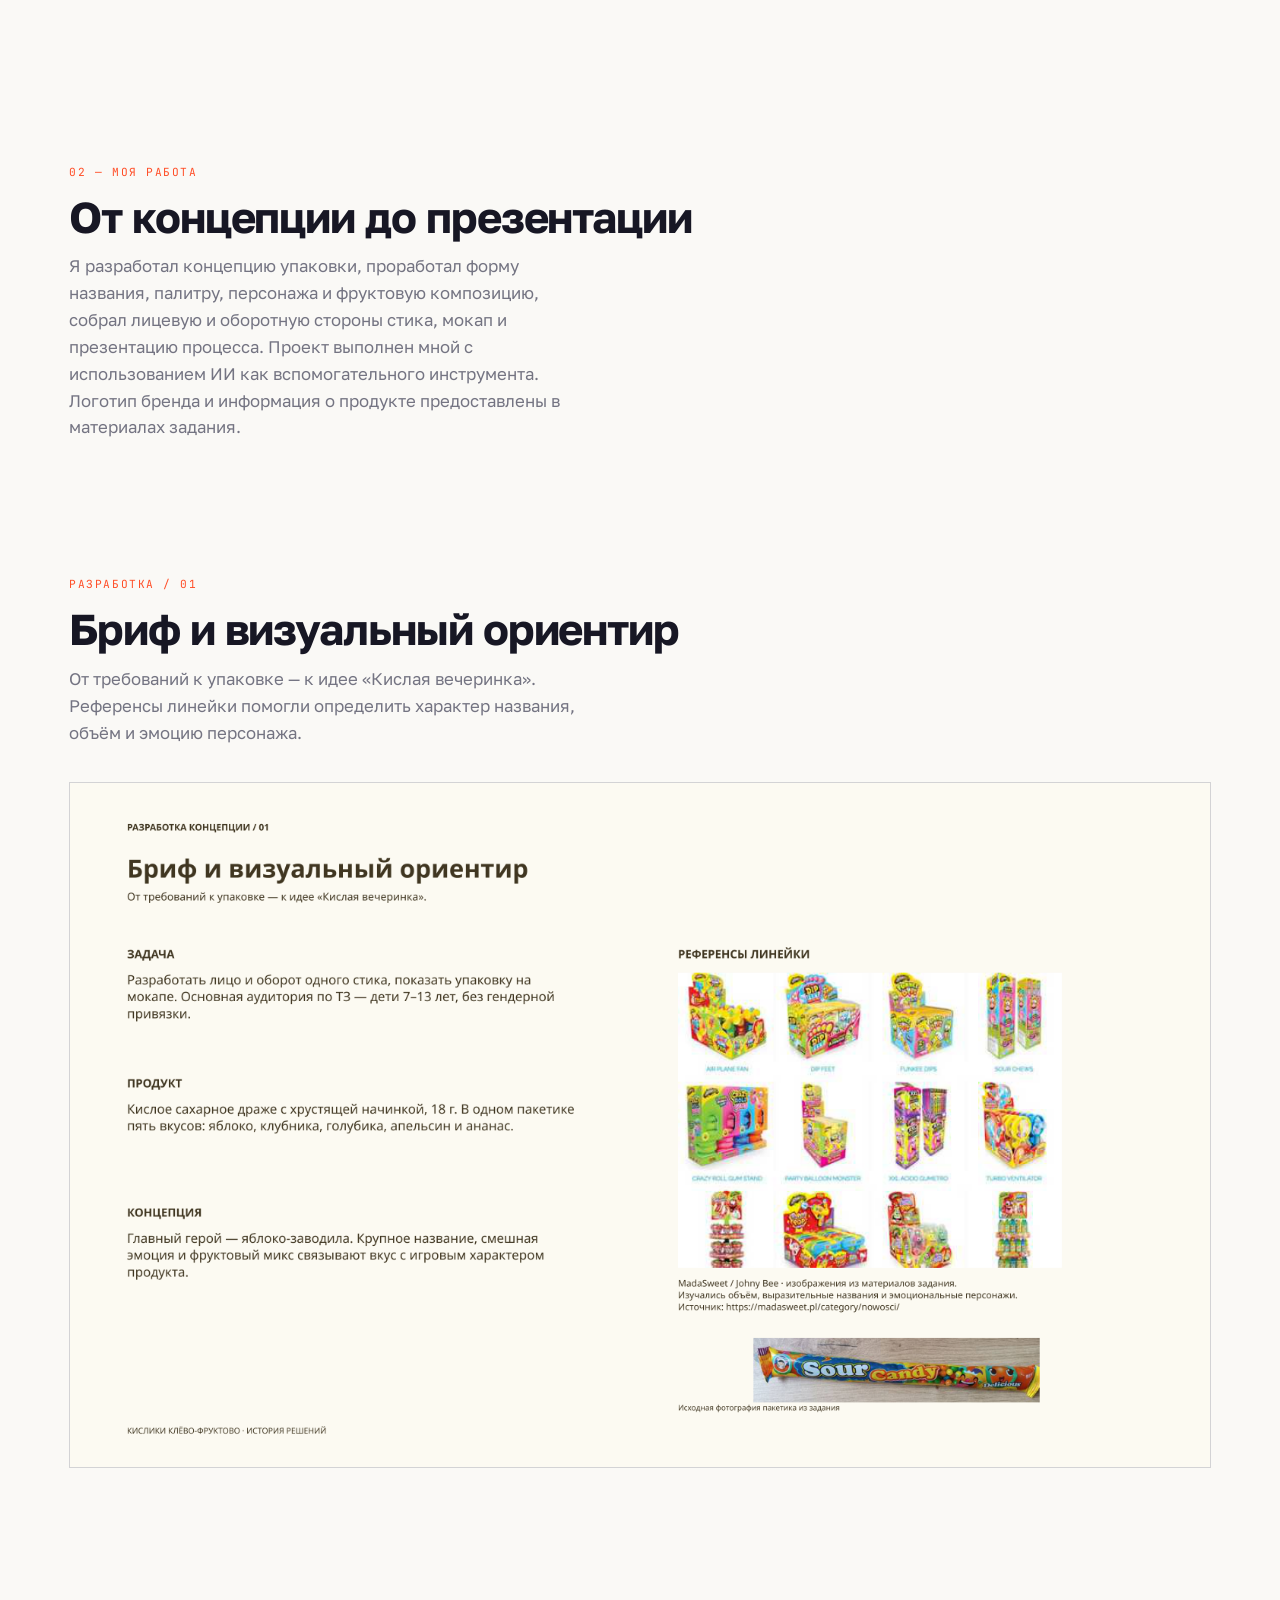
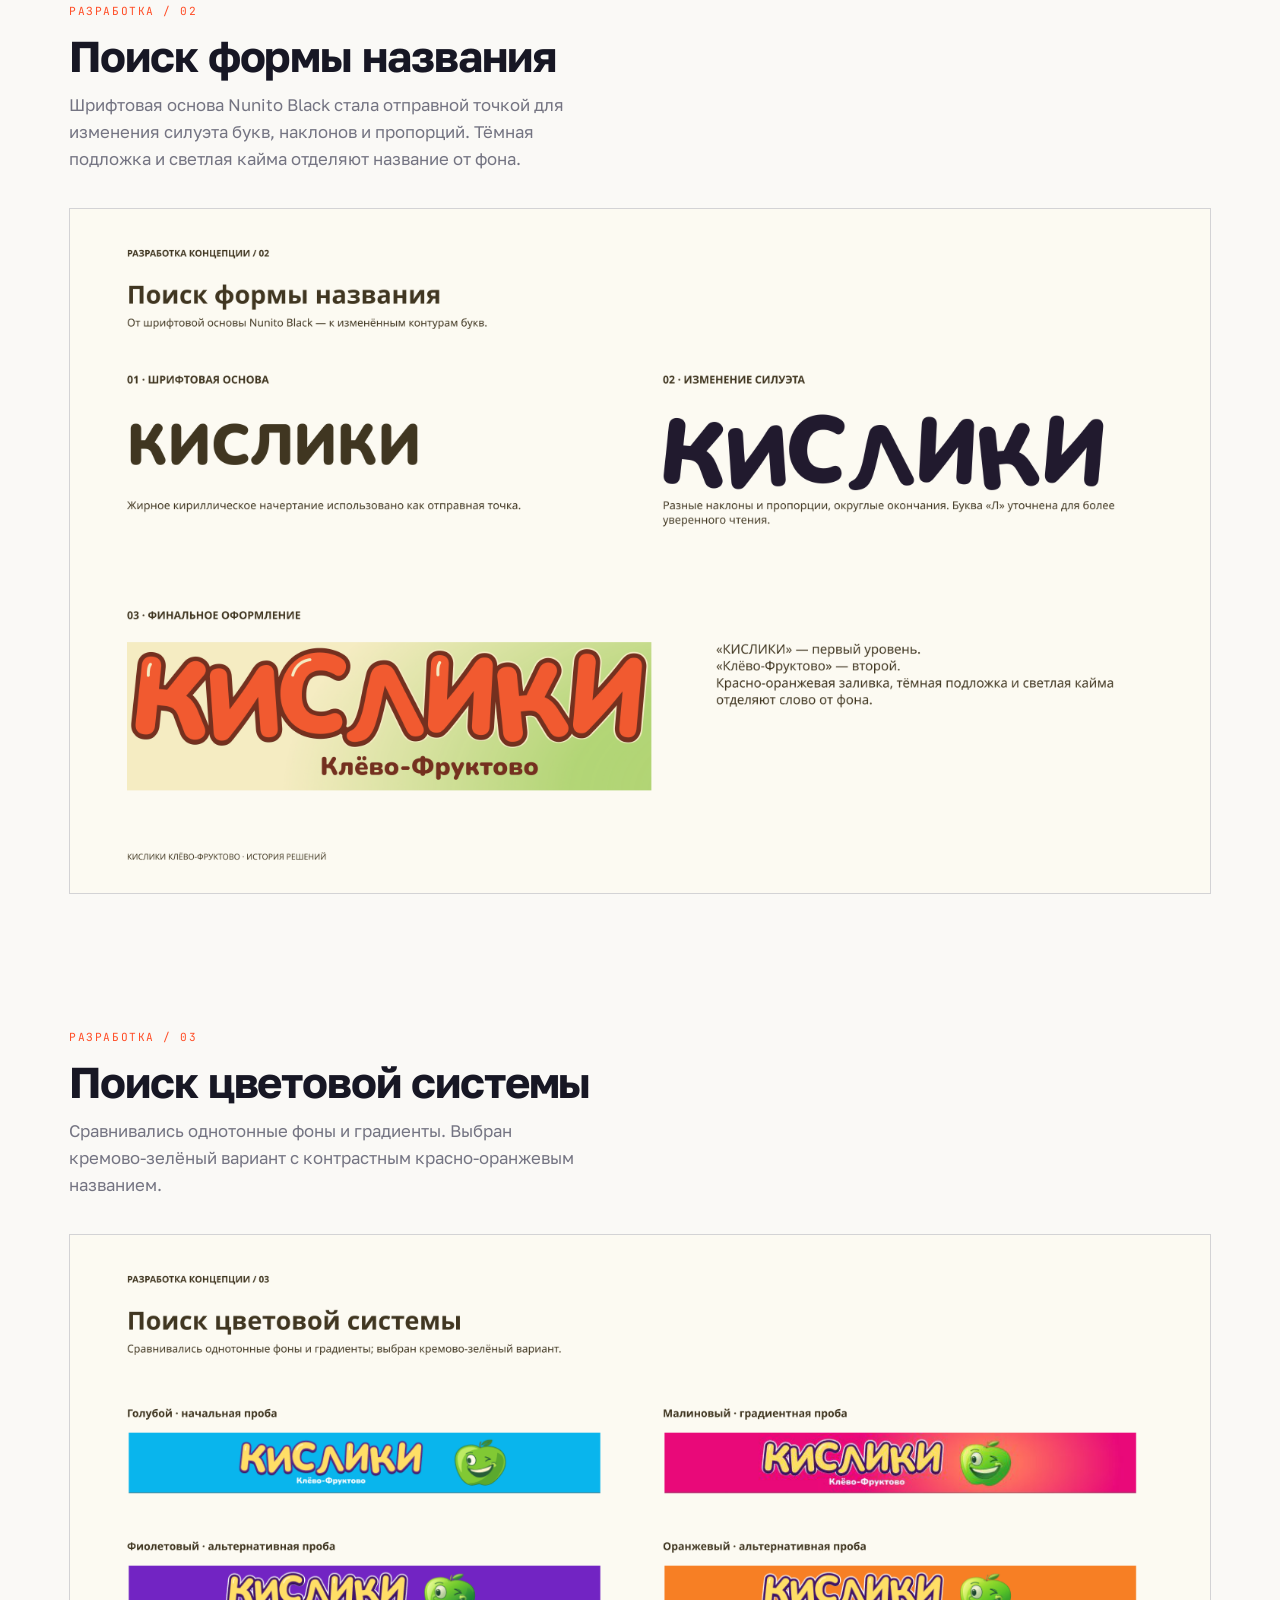
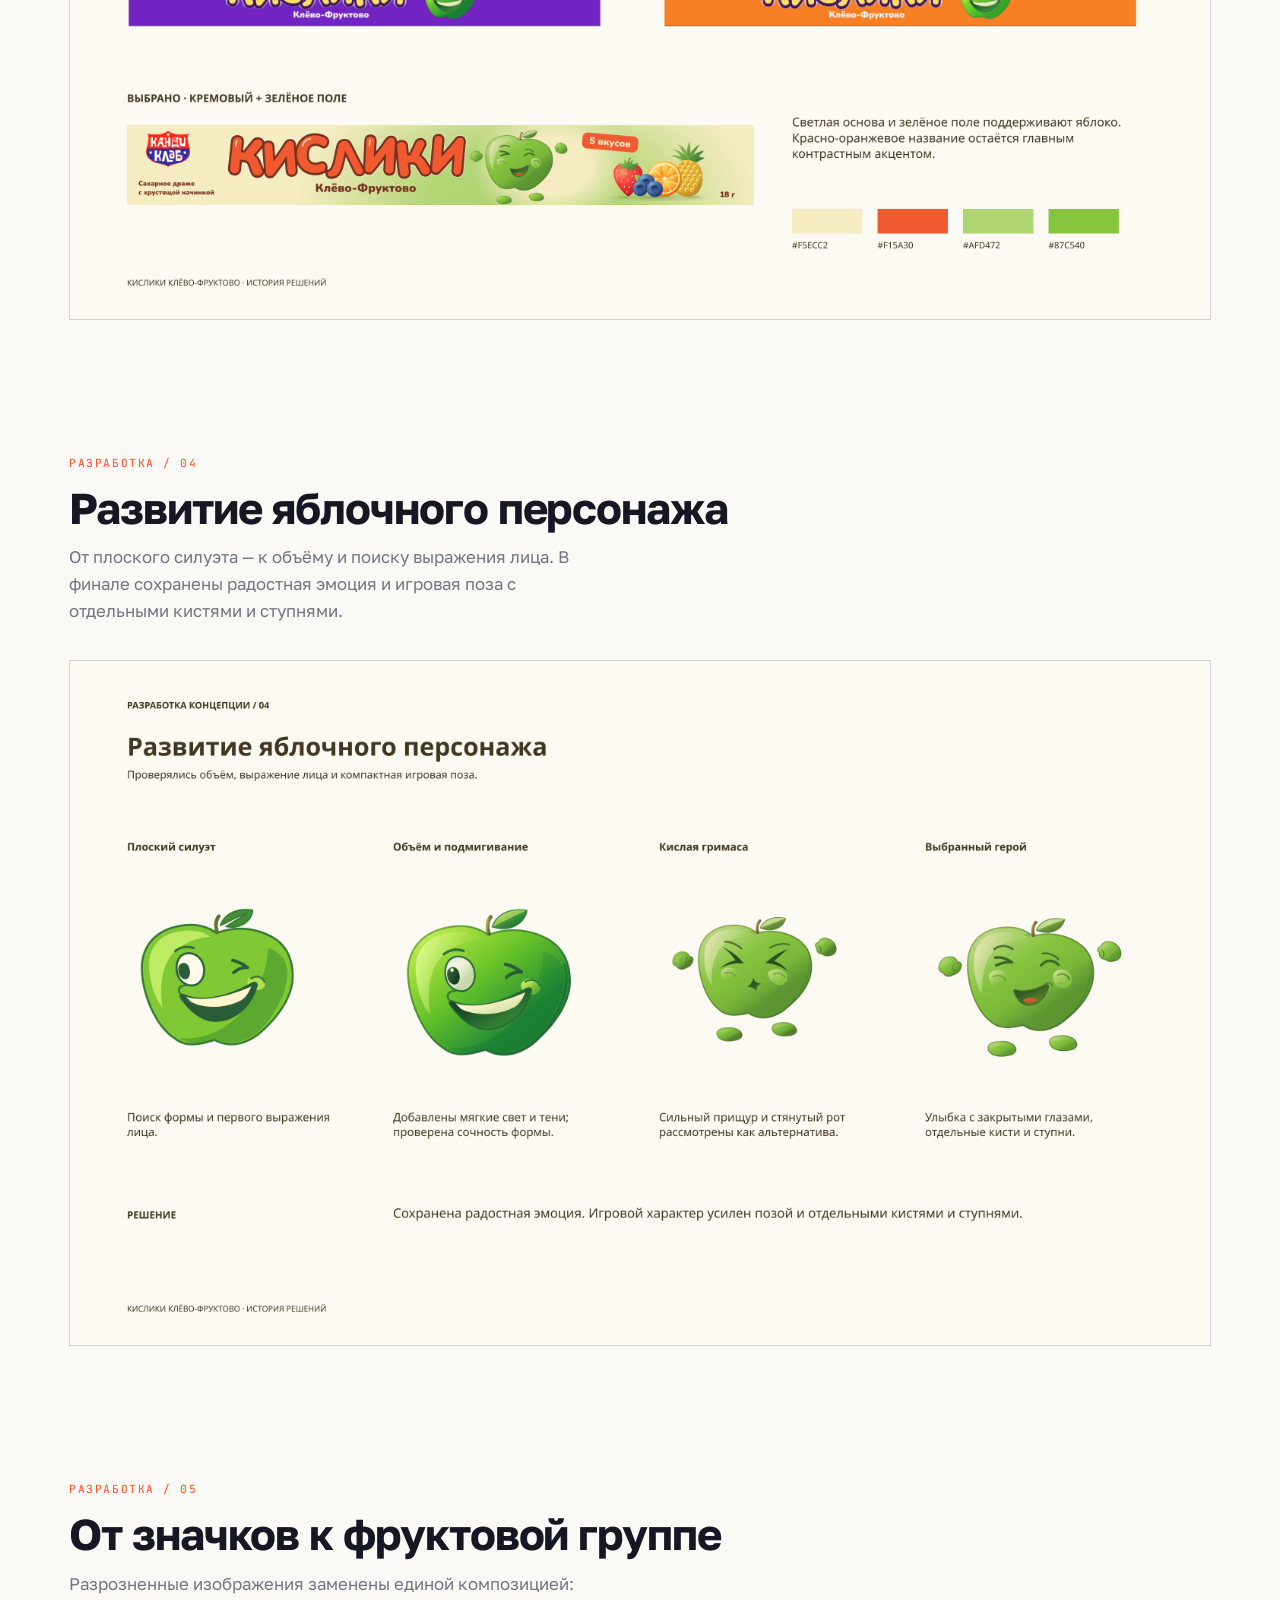
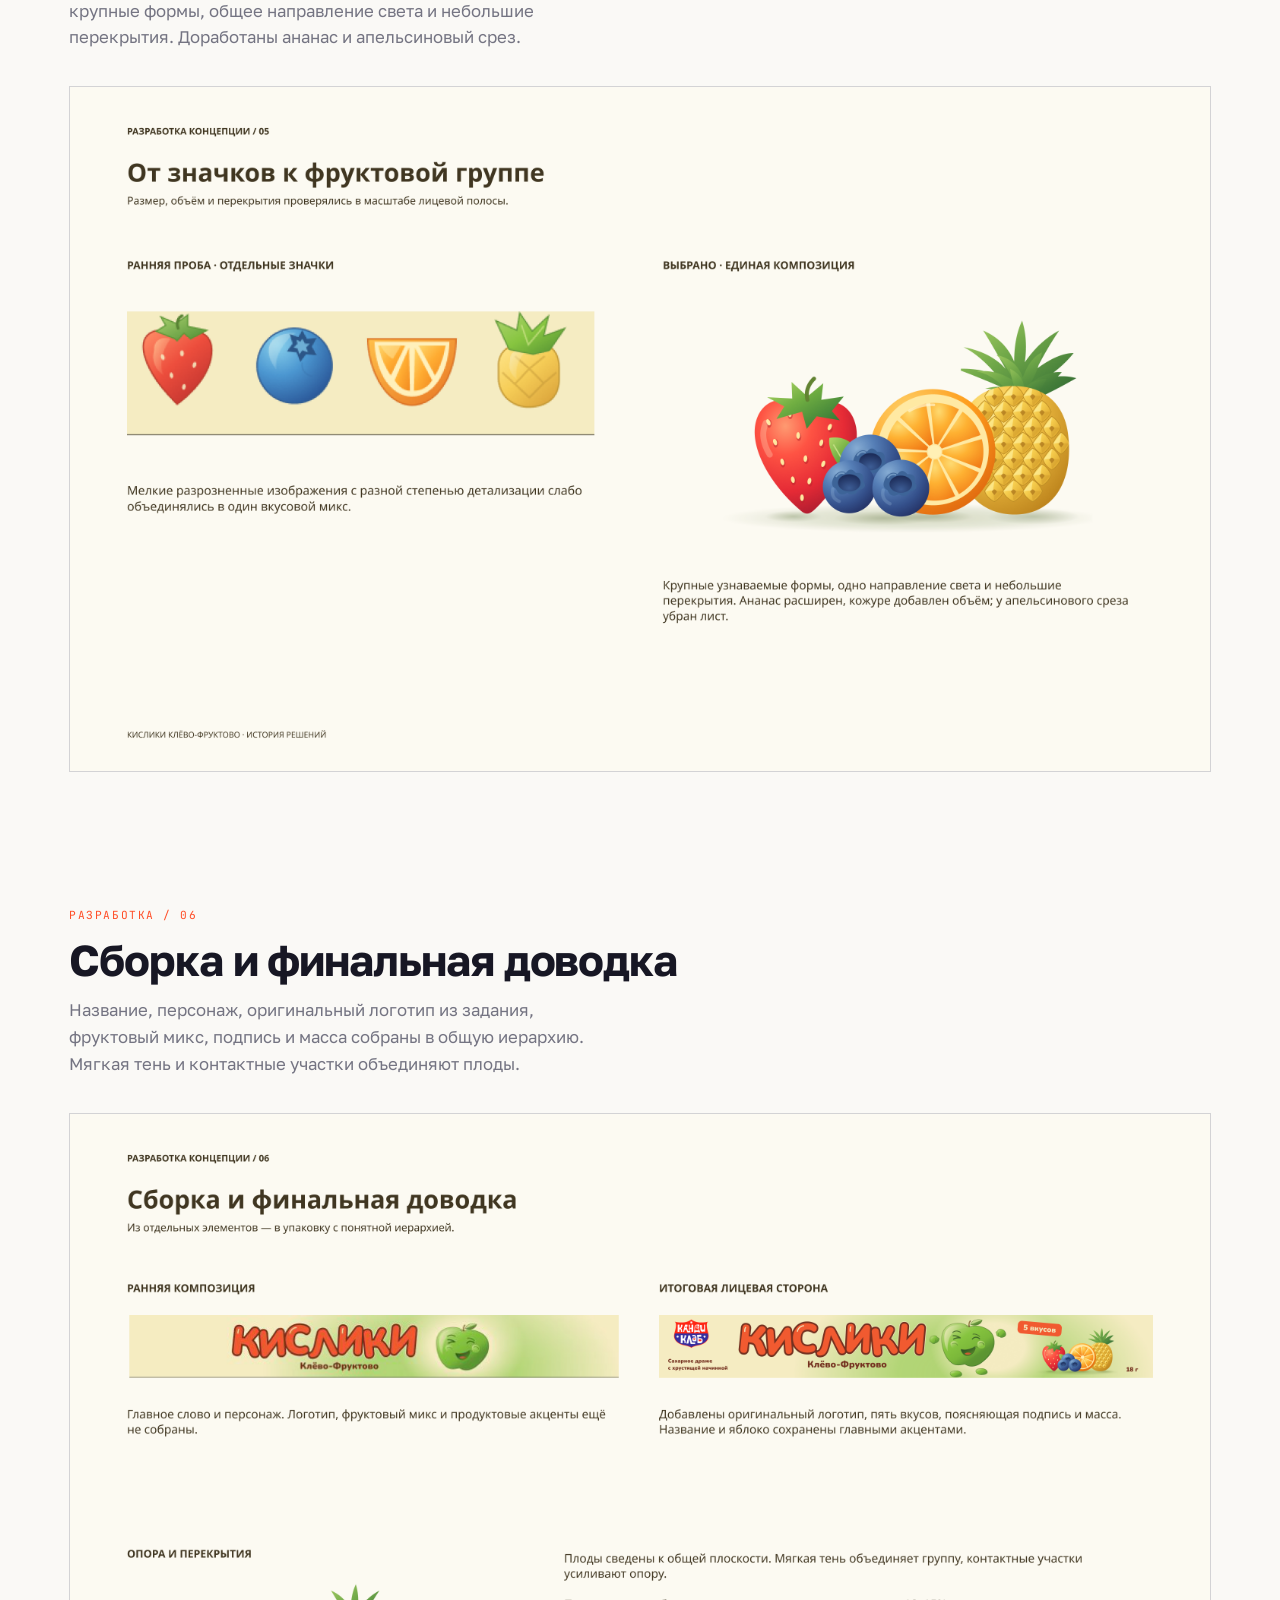
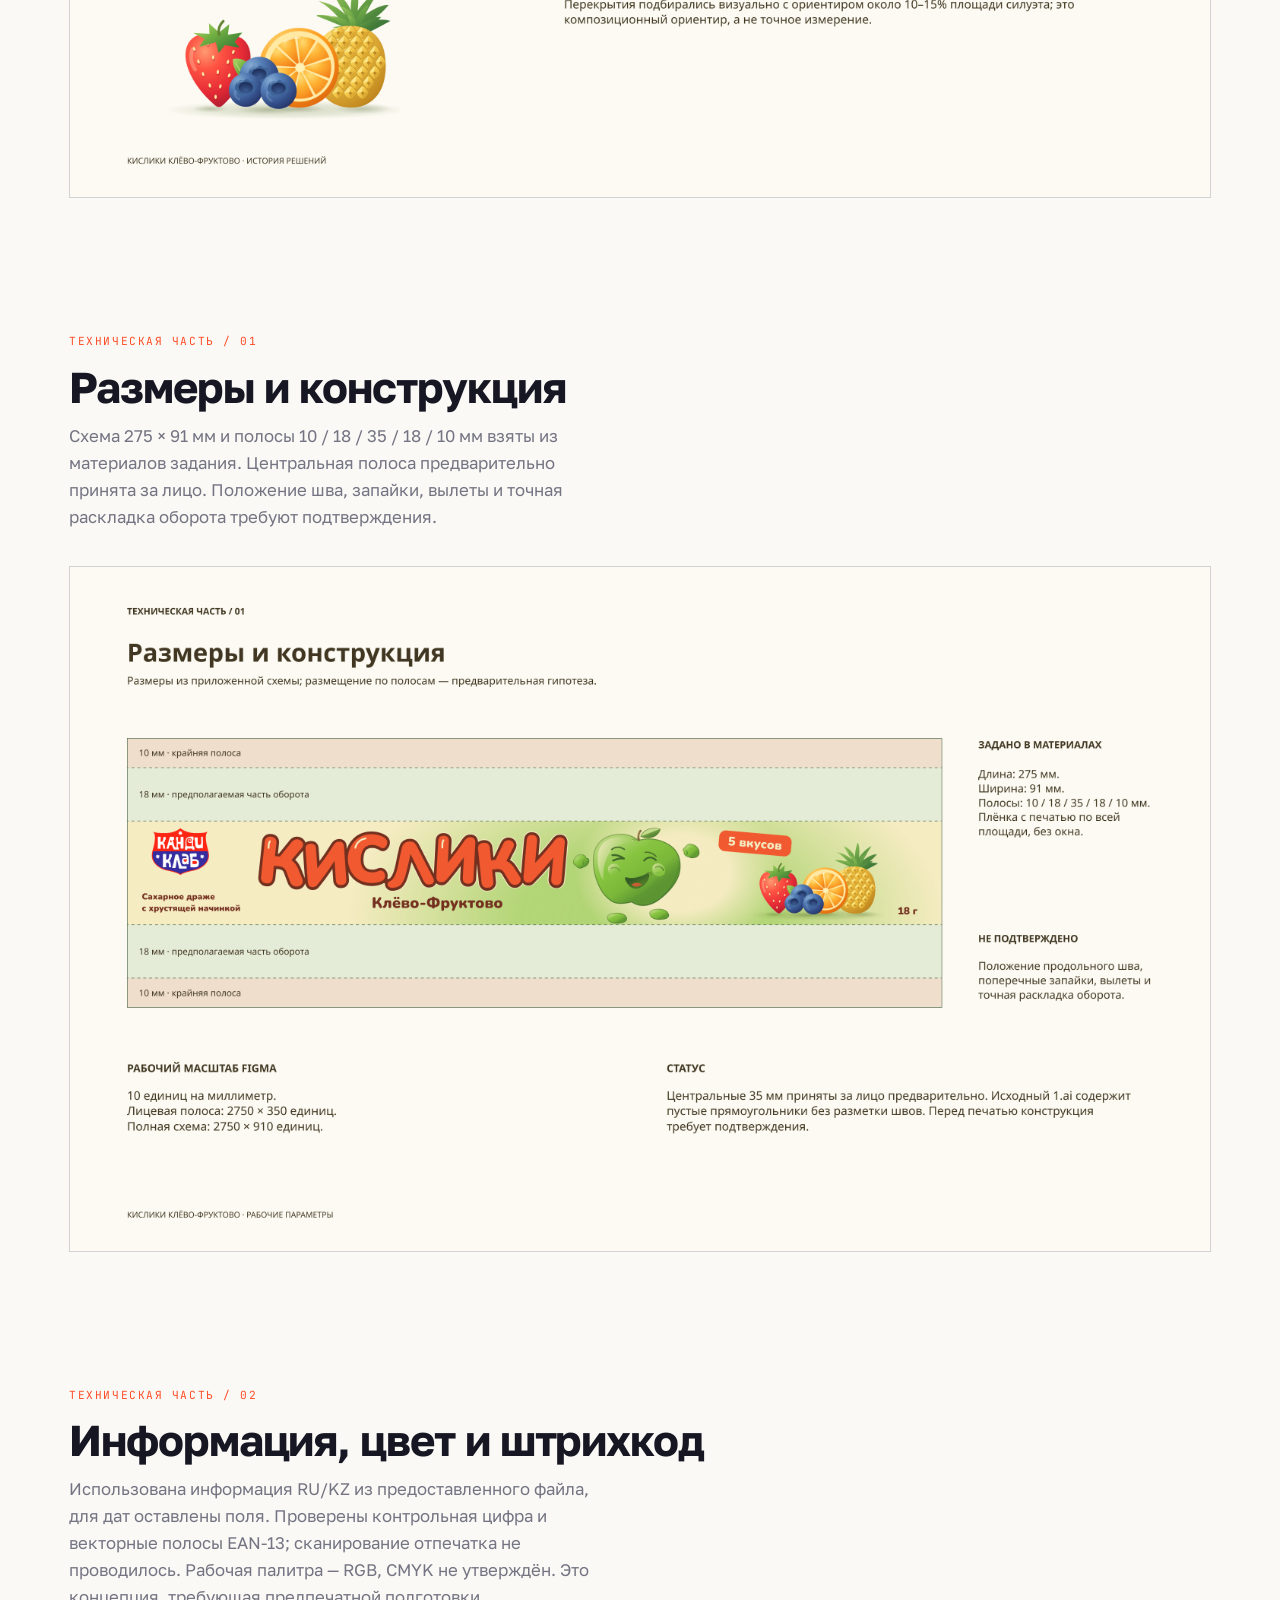
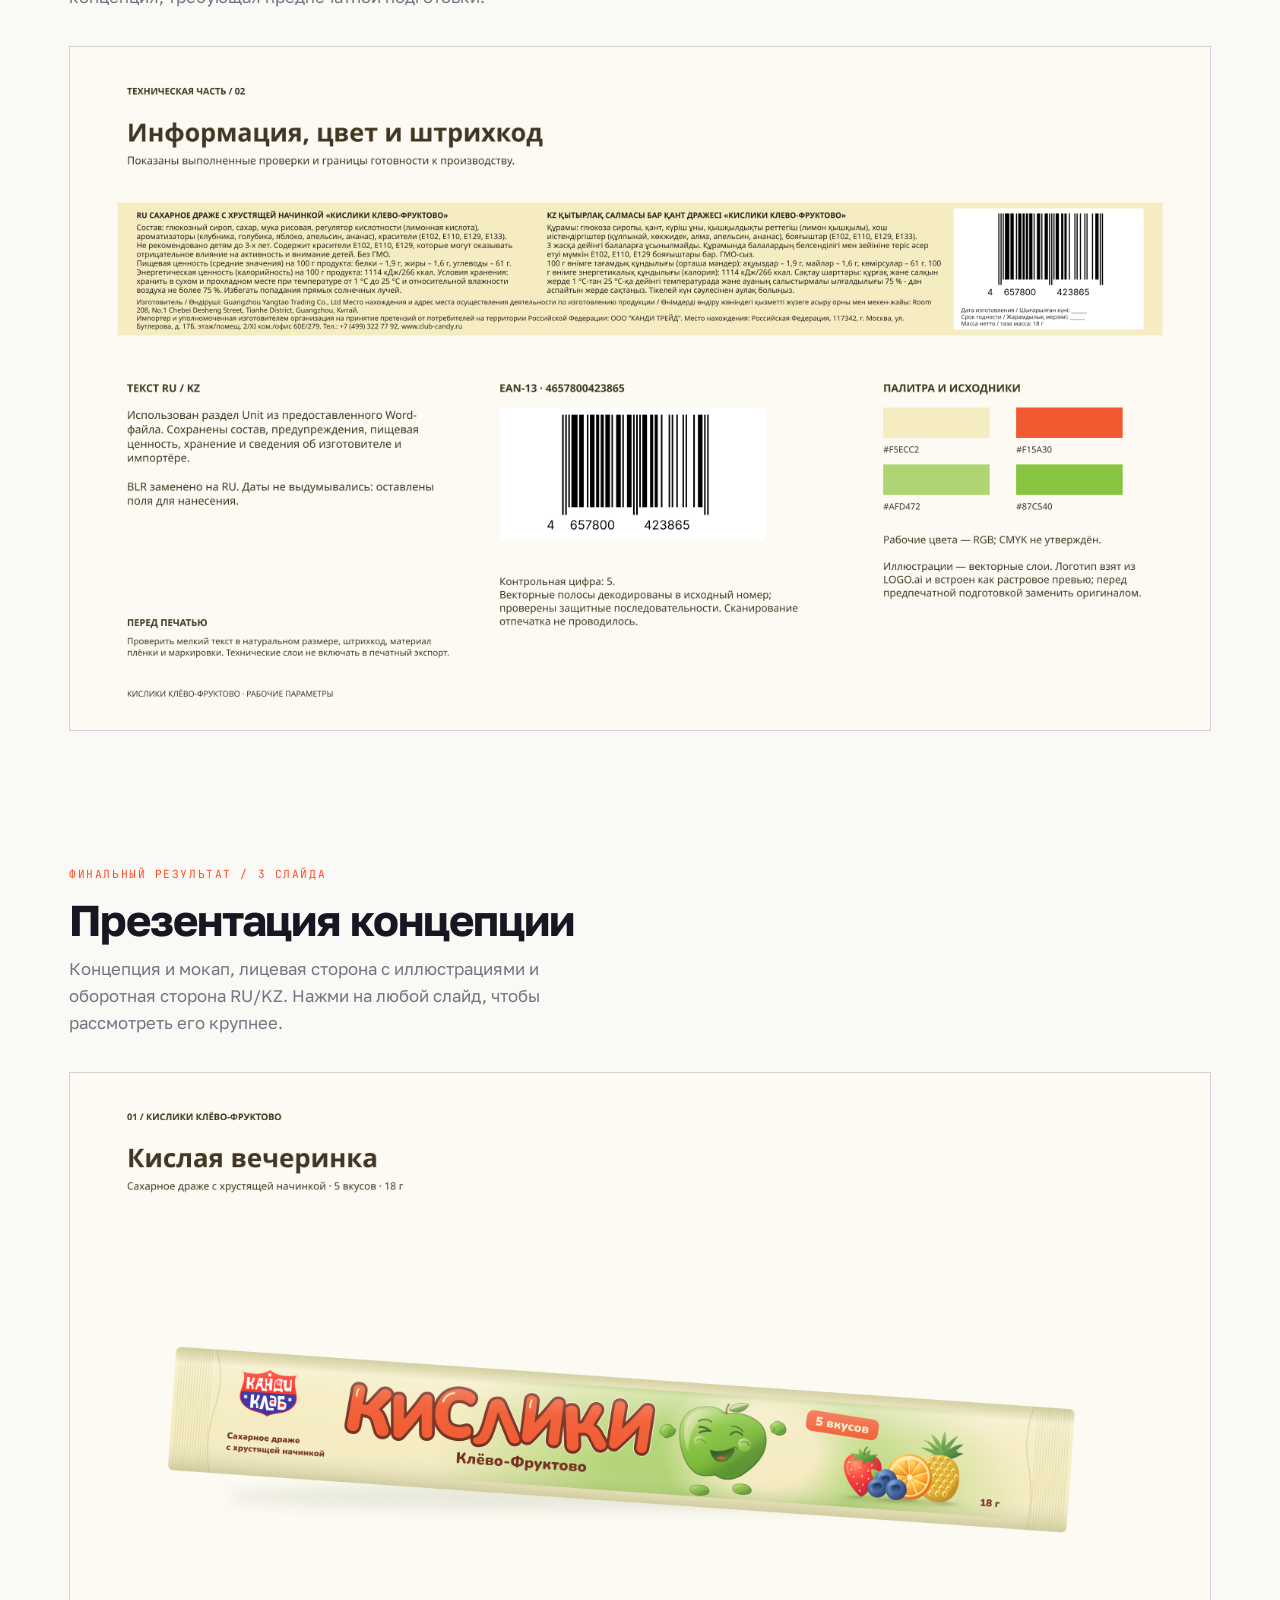
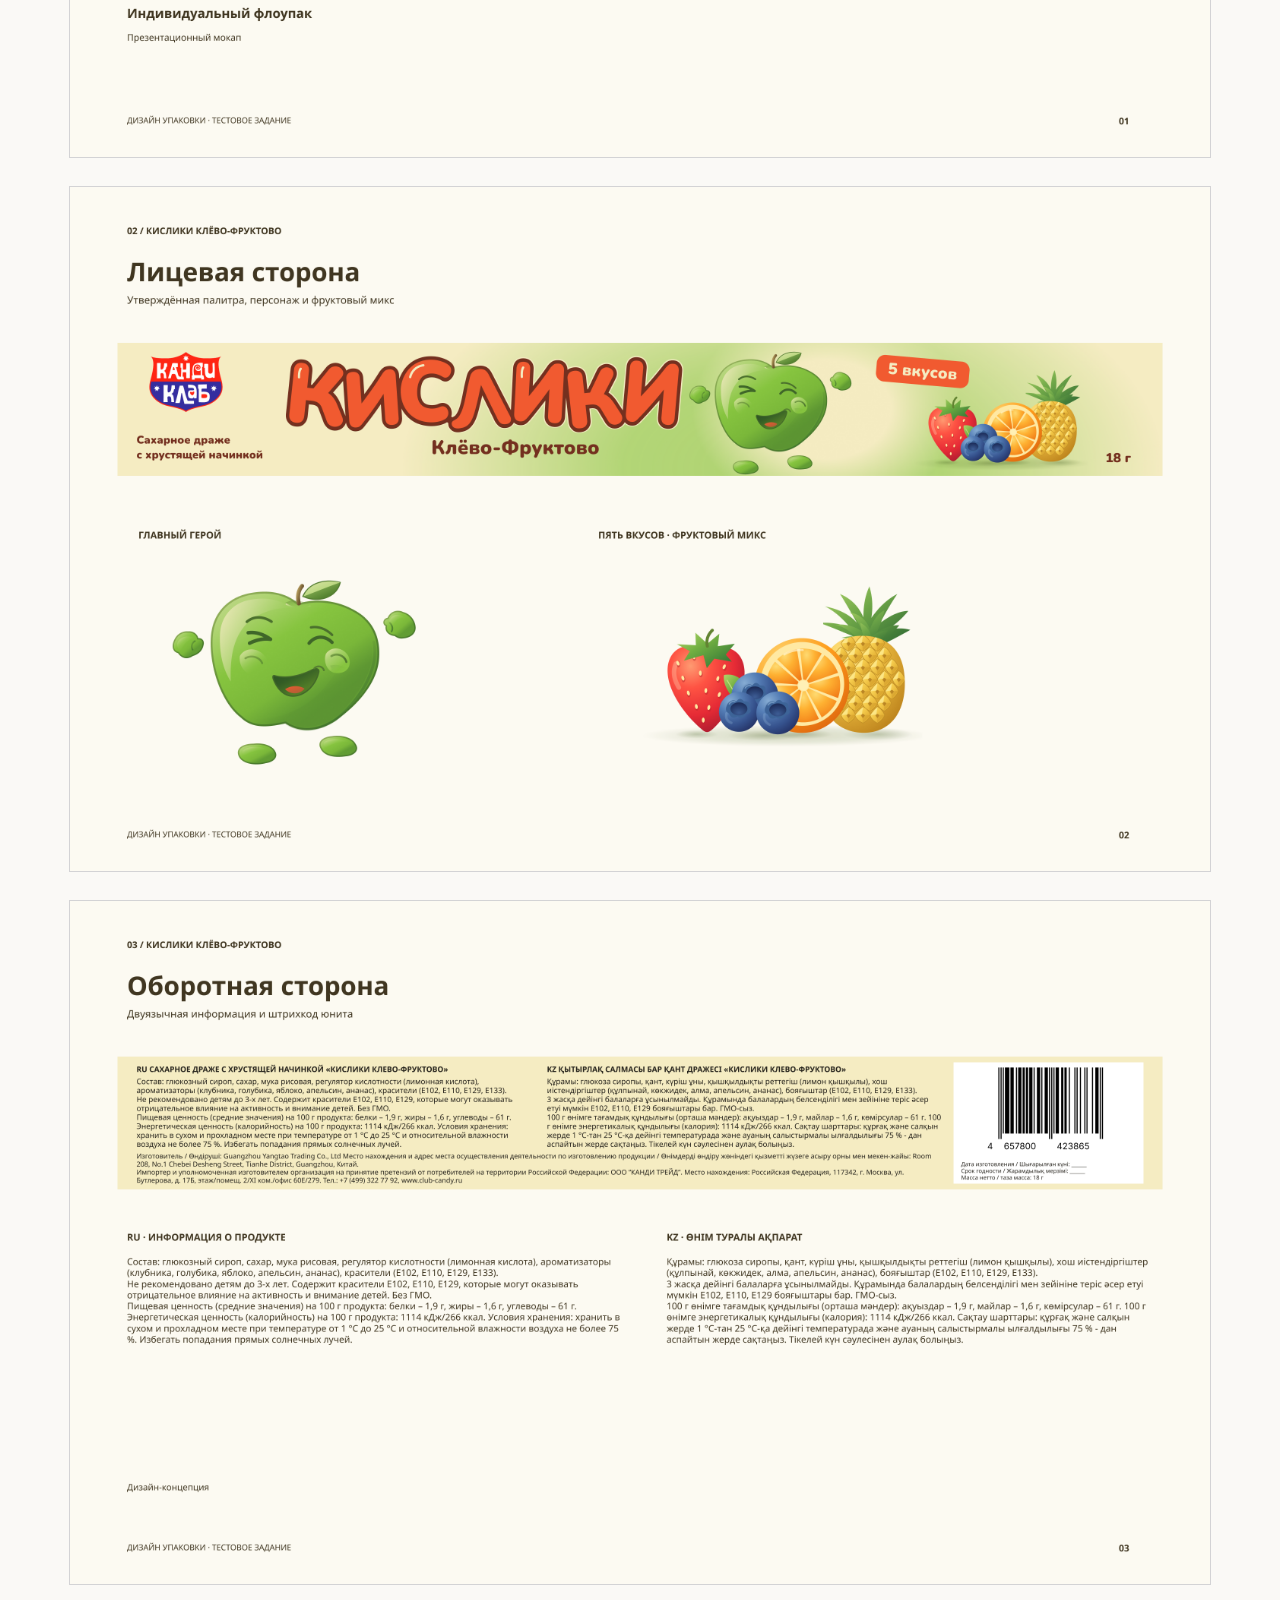
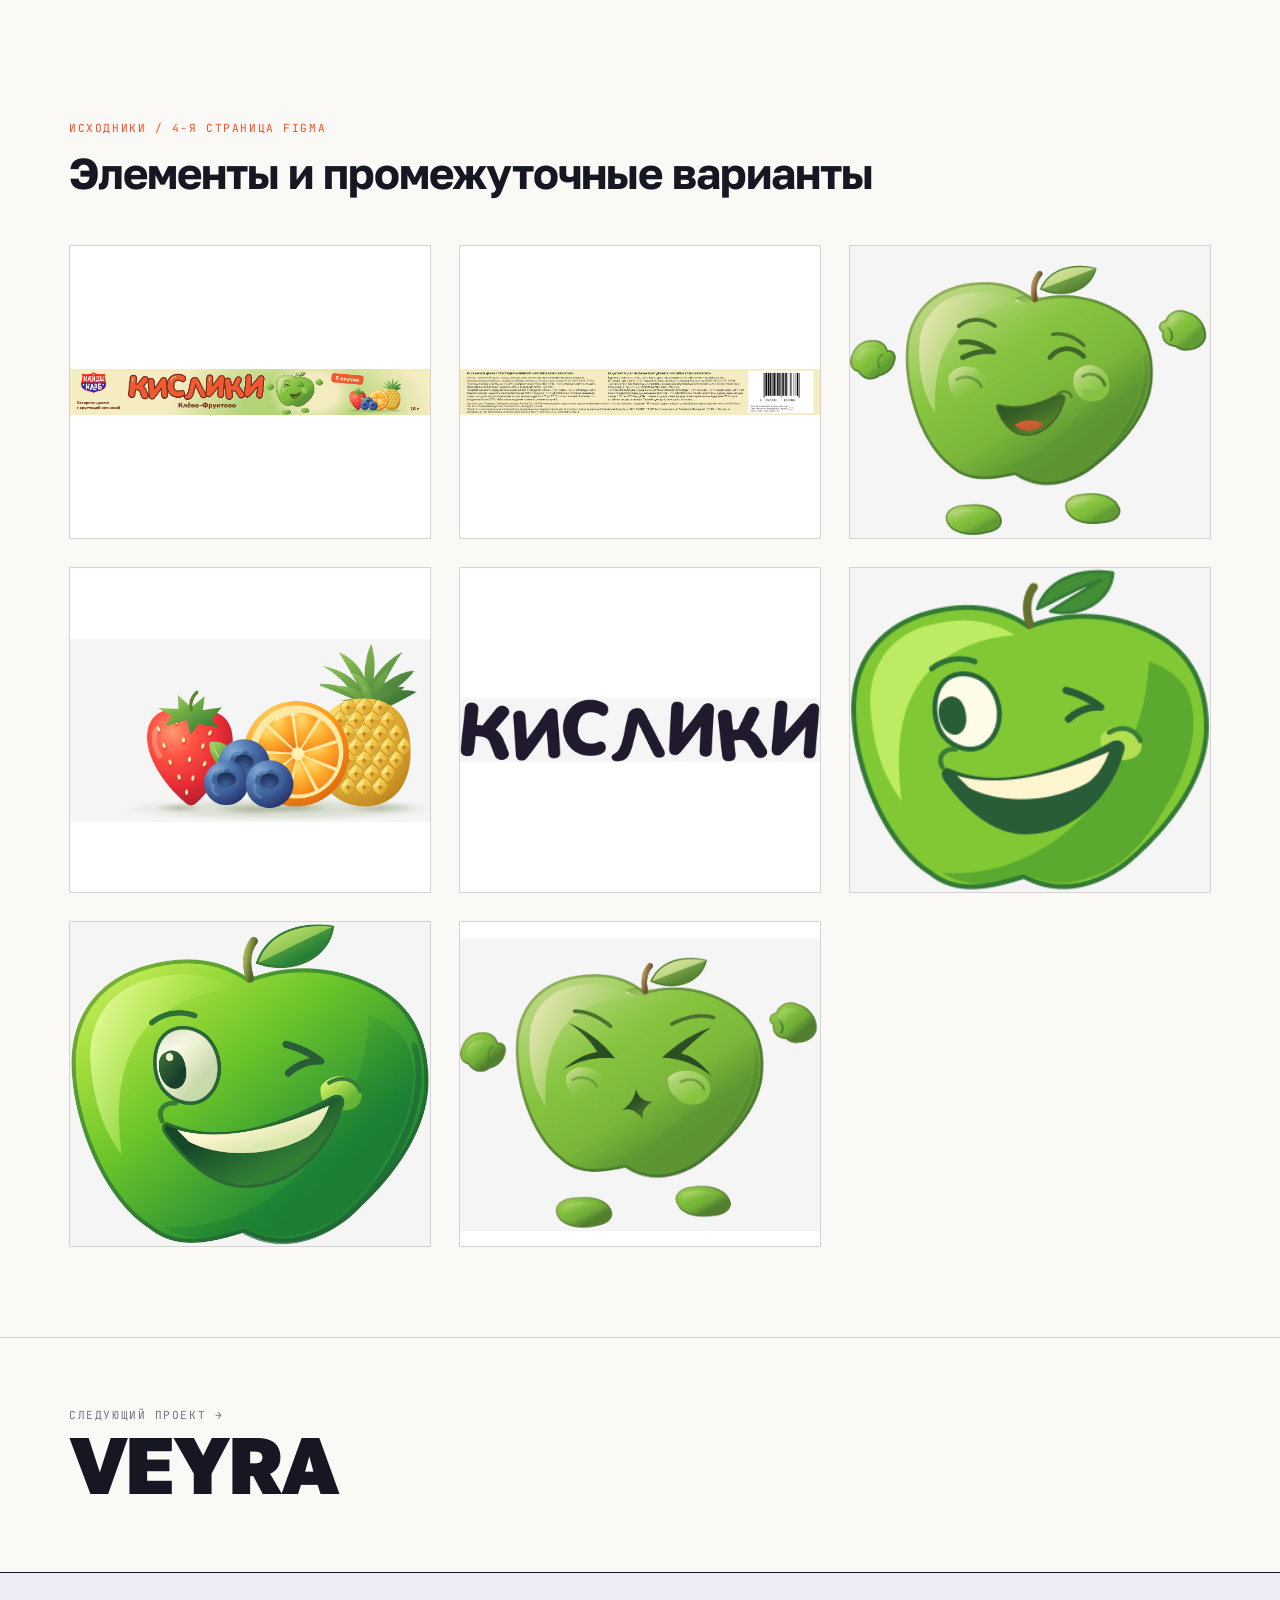
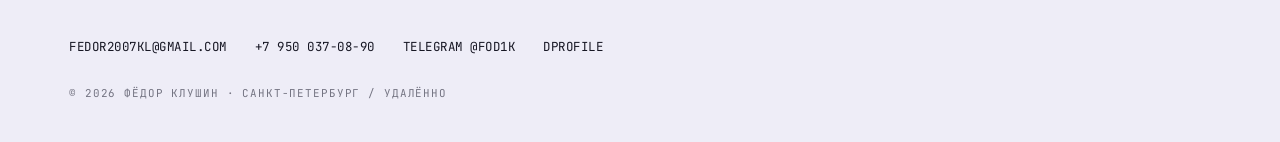
<file: work/kisliki.html>
<!DOCTYPE html>
<html lang="ru">
<head>
<meta charset="utf-8">
<meta name="viewport" content="width=device-width, initial-scale=1">
<title>Кислики Клёво-Фруктово — кейс Фёдора Клушина</title>
<meta name="description" content="Некоммерческая концепция упаковки · тестовое задание · 2026">
<meta property="og:title" content="Кислики Клёво-Фруктово — кейс Фёдора Клушина">
<meta property="og:description" content="Некоммерческая концепция упаковки · тестовое задание · 2026">
<meta property="og:type" content="website">
<link rel="icon" href="../assets/favicon.svg" type="image/svg+xml">
<link rel="preconnect" href="https://fonts.googleapis.com"><link rel="preconnect" href="https://fonts.gstatic.com" crossorigin><link href="https://fonts.googleapis.com/css2?family=Golos+Text:wght@400;500;600&family=JetBrains+Mono:wght@400;500&family=Unbounded:wght@600;700;800&display=swap" rel="stylesheet">
<link rel="stylesheet" href="../css/styles.css">
<link rel="stylesheet" href="../css/redesign.css">
</head>
<body class="page-case-redesign page-kisliki">
<div class="grain" aria-hidden="true"></div>
<a class="skip-link" href="#main">К содержанию</a>
<header class="site-header site-header--scene">
  <a class="site-header__mark" href="../index.html">ФЁДОР КЛУШИН</a>
  <button class="nav-toggle" type="button" aria-expanded="false" aria-controls="site-nav" aria-label="Меню">
    <span></span><span></span>
  </button>
  <nav class="site-nav" id="site-nav">
    <a href="../about.html">О себе</a>
    <a href="../works.html" aria-current="page">Работы</a>
    <a href="../services.html">Услуги и цены</a><a href="../contacts.html">Контакты</a>
  </nav>
</header>
<main id="main">
<a class="case-back" href="../works.html">← Все работы</a>
<section class="case-hero">
<p class="case-hero__kicker">05 / Дизайн упаковки · некоммерческая концепция · 2026</p>
<h1>Кислики<br>Клёво-Фруктово</h1>
<p class="case-hero__lead">«Кислая вечеринка» — концепция упаковки кислого драже: выразительное название, яблоко-заводила и фруктовый микс для пяти вкусов.</p>
<a class="outline-button outline-button--accent case-download" href="../assets/cases/kisliki/portfolio-watermarked.pdf" download="Fedor-Klushin-Kisliki.pdf" aria-label="Скачать кейс Кислики Клёво-Фруктово в PDF">Скачать PDF <span aria-hidden="true">↓</span></a>
</section>
<dl class="case-meta">
<div><dt>Формат</dt><dd>Некоммерческий опыт · тестовое задание</dd></div>
<div><dt>Продукт</dt><dd>Сахарное драже с хрустящей начинкой · 5 вкусов · 18 г</dd></div>
<div><dt>Аудитория</dt><dd>Дети 7–13 лет, без гендерной привязки</dd></div>
<div><dt>Результат</dt><dd>Концепция · лицо и оборот стика · мокап · презентация</dd></div>
<p class="note">// Тестовое задание не прошло в следующий этап отбора. Проект представлен как концепция разработки упаковки.</p>
</dl>
<div class="story">
<section class="spread reveal"><div class="spread__head"><span class="spread__label">01 — Цель и задачи</span><h2 class="spread__h">Передать вкус через игровой характер</h2><p class="spread__p">Разработать лицевую и оборотную стороны одного стика и показать упаковку на мокапе. Цель — сделать кислое драже заметным и понятным детской аудитории: выстроить иерархию названия, связать персонажа с вкусом и объединить пять фруктов в цельную композицию. На обороте — разместить информацию о продукте на русском и казахском языках.</p></div><div class="spread__imgs"></div></section><section class="spread reveal"><div class="spread__head"><span class="spread__label">02 — Моя работа</span><h2 class="spread__h">От концепции до презентации</h2><p class="spread__p">Я разработал концепцию упаковки, проработал форму названия, палитру, персонажа и фруктовую композицию, собрал лицевую и оборотную стороны стика, мокап и презентацию процесса. Проект выполнен мной с использованием ИИ как вспомогательного инструмента. Логотип бренда и информация о продукте предоставлены в материалах задания.</p></div></section><section class="spread reveal"><div class="spread__head"><span class="spread__label">Разработка / 01</span><h2 class="spread__h">Бриф и визуальный ориентир</h2><p class="spread__p">От требований к упаковке — к идее «Кислая вечеринка». Референсы линейки помогли определить характер названия, объём и эмоцию персонажа.</p></div><div class="spread__imgs"><button class="spread__img" type="button" data-full="../assets/cases/kisliki/slide-1.png" aria-label="Открыть изображение: Бриф и визуальный ориентир"><img src="../assets/cases/kisliki/slide-1.png" alt="Бриф и визуальный ориентир" loading="lazy" width="3000" height="1800"></button></div></section><section class="spread reveal"><div class="spread__head"><span class="spread__label">Разработка / 02</span><h2 class="spread__h">Поиск формы названия</h2><p class="spread__p">Шрифтовая основа Nunito Black стала отправной точкой для изменения силуэта букв, наклонов и пропорций. Тёмная подложка и светлая кайма отделяют название от фона.</p></div><div class="spread__imgs"><button class="spread__img" type="button" data-full="../assets/cases/kisliki/slide-2.png" aria-label="Открыть изображение: Поиск формы названия"><img src="../assets/cases/kisliki/slide-2.png" alt="Поиск формы названия" loading="lazy" width="3000" height="1800"></button></div></section><section class="spread reveal"><div class="spread__head"><span class="spread__label">Разработка / 03</span><h2 class="spread__h">Поиск цветовой системы</h2><p class="spread__p">Сравнивались однотонные фоны и градиенты. Выбран кремово-зелёный вариант с контрастным красно-оранжевым названием.</p></div><div class="spread__imgs"><button class="spread__img" type="button" data-full="../assets/cases/kisliki/slide-3.png" aria-label="Открыть изображение: Поиск цветовой системы"><img src="../assets/cases/kisliki/slide-3.png" alt="Поиск цветовой системы" loading="lazy" width="3000" height="1800"></button></div></section><section class="spread reveal"><div class="spread__head"><span class="spread__label">Разработка / 04</span><h2 class="spread__h">Развитие яблочного персонажа</h2><p class="spread__p">От плоского силуэта — к объёму и поиску выражения лица. В финале сохранены радостная эмоция и игровая поза с отдельными кистями и ступнями.</p></div><div class="spread__imgs"><button class="spread__img" type="button" data-full="../assets/cases/kisliki/slide-4.png" aria-label="Открыть изображение: Развитие яблочного персонажа"><img src="../assets/cases/kisliki/slide-4.png" alt="Развитие яблочного персонажа" loading="lazy" width="3000" height="1800"></button></div></section><section class="spread reveal"><div class="spread__head"><span class="spread__label">Разработка / 05</span><h2 class="spread__h">От значков к фруктовой группе</h2><p class="spread__p">Разрозненные изображения заменены единой композицией: крупные формы, общее направление света и небольшие перекрытия. Доработаны ананас и апельсиновый срез.</p></div><div class="spread__imgs"><button class="spread__img" type="button" data-full="../assets/cases/kisliki/slide-5.png" aria-label="Открыть изображение: От значков к фруктовой группе"><img src="../assets/cases/kisliki/slide-5.png" alt="От значков к фруктовой группе" loading="lazy" width="3000" height="1800"></button></div></section><section class="spread reveal"><div class="spread__head"><span class="spread__label">Разработка / 06</span><h2 class="spread__h">Сборка и финальная доводка</h2><p class="spread__p">Название, персонаж, оригинальный логотип из задания, фруктовый микс, подпись и масса собраны в общую иерархию. Мягкая тень и контактные участки объединяют плоды.</p></div><div class="spread__imgs"><button class="spread__img" type="button" data-full="../assets/cases/kisliki/slide-6.png" aria-label="Открыть изображение: Сборка и финальная доводка"><img src="../assets/cases/kisliki/slide-6.png" alt="Сборка и финальная доводка" loading="lazy" width="3000" height="1800"></button></div></section><section class="spread reveal"><div class="spread__head"><span class="spread__label">Техническая часть / 01</span><h2 class="spread__h">Размеры и конструкция</h2><p class="spread__p">Схема 275 × 91 мм и полосы 10 / 18 / 35 / 18 / 10 мм взяты из материалов задания. Центральная полоса предварительно принята за лицо. Положение шва, запайки, вылеты и точная раскладка оборота требуют подтверждения.</p></div><div class="spread__imgs"><button class="spread__img" type="button" data-full="../assets/cases/kisliki/slide-7.png" aria-label="Открыть изображение: Размеры и конструкция упаковки"><img src="../assets/cases/kisliki/slide-7.png" alt="Размеры и конструкция упаковки" loading="lazy" width="3000" height="1800"></button></div></section><section class="spread reveal"><div class="spread__head"><span class="spread__label">Техническая часть / 02</span><h2 class="spread__h">Информация, цвет и штрихкод</h2><p class="spread__p">Использована информация RU/KZ из предоставленного файла, для дат оставлены поля. Проверены контрольная цифра и векторные полосы EAN-13; сканирование отпечатка не проводилось. Рабочая палитра — RGB, CMYK не утверждён. Это концепция, требующая предпечатной подготовки.</p></div><div class="spread__imgs"><button class="spread__img" type="button" data-full="../assets/cases/kisliki/slide-8.png" aria-label="Открыть изображение: Информация, цвет и штрихкод"><img src="../assets/cases/kisliki/slide-8.png" alt="Информация, цвет и штрихкод" loading="lazy" width="3000" height="1800"></button></div></section><section class="spread reveal" id="presentation"><div class="spread__head"><span class="spread__label">Финальный результат / 3 слайда</span><h2 class="spread__h">Презентация концепции</h2><p class="spread__p">Концепция и мокап, лицевая сторона с иллюстрациями и оборотная сторона RU/KZ. Нажми на любой слайд, чтобы рассмотреть его крупнее.</p></div><div class="spread__imgs"><button class="spread__img" type="button" data-full="../assets/cases/kisliki/cover.png" aria-label="Открыть изображение: Финальная презентация — концепция и мокап"><img src="../assets/cases/kisliki/cover.png" alt="Финальная презентация — концепция и мокап" loading="eager" width="3000" height="1800"></button><button class="spread__img" type="button" data-full="../assets/cases/kisliki/slide-9.png" aria-label="Открыть изображение: Финальная презентация — лицевая сторона и иллюстрации"><img src="../assets/cases/kisliki/slide-9.png" alt="Финальная презентация — лицевая сторона и иллюстрации" loading="lazy" width="3000" height="1800"></button><button class="spread__img" type="button" data-full="../assets/cases/kisliki/slide-10.png" aria-label="Открыть изображение: Финальная презентация — оборотная сторона RU/KZ"><img src="../assets/cases/kisliki/slide-10.png" alt="Финальная презентация — оборотная сторона RU/KZ" loading="lazy" width="3000" height="1800"></button></div></section><section class="spread reveal"><div class="spread__head"><span class="spread__label">Исходники / 4-я страница Figma</span><h2 class="spread__h">Элементы и промежуточные варианты</h2></div><div class="spread__imgs spread__imgs--pair"><button class="spread__img" type="button" data-full="../assets/cases/kisliki/source-1.png" aria-label="Открыть изображение: Лицевая сторона"><img src="../assets/cases/kisliki/source-1.png" alt="Лицевая сторона" loading="lazy"></button><button class="spread__img" type="button" data-full="../assets/cases/kisliki/source-2.png" aria-label="Открыть изображение: Оборотная сторона"><img src="../assets/cases/kisliki/source-2.png" alt="Оборотная сторона" loading="lazy"></button><button class="spread__img" type="button" data-full="../assets/cases/kisliki/source-3.png" aria-label="Открыть изображение: Главный герой"><img src="../assets/cases/kisliki/source-3.png" alt="Главный герой" loading="lazy"></button><button class="spread__img" type="button" data-full="../assets/cases/kisliki/source-4.png" aria-label="Открыть изображение: Фруктовый микс"><img src="../assets/cases/kisliki/source-4.png" alt="Фруктовый микс" loading="lazy"></button><button class="spread__img" type="button" data-full="../assets/cases/kisliki/source-5.png" aria-label="Открыть изображение: Поиск формы названия"><img src="../assets/cases/kisliki/source-5.png" alt="Поиск формы названия" loading="lazy"></button><button class="spread__img" type="button" data-full="../assets/cases/kisliki/source-6.png" aria-label="Открыть изображение: Плоский персонаж"><img src="../assets/cases/kisliki/source-6.png" alt="Плоский персонаж" loading="lazy"></button><button class="spread__img" type="button" data-full="../assets/cases/kisliki/source-7.png" aria-label="Открыть изображение: Объёмный персонаж"><img src="../assets/cases/kisliki/source-7.png" alt="Объёмный персонаж" loading="lazy"></button><button class="spread__img" type="button" data-full="../assets/cases/kisliki/source-8.png" aria-label="Открыть изображение: Кислая гримаса"><img src="../assets/cases/kisliki/source-8.png" alt="Кислая гримаса" loading="lazy"></button></div></section></div><nav class="next-case"><a class="next-case__link" href="veyra.html"><span>Следующий проект →</span>Veyra</a></nav></main><div class="lightbox" id="lightbox" role="dialog" aria-modal="true" aria-label="Просмотр изображения">
  <button class="lightbox__close" type="button">Закрыть ✕</button>
  <img alt="" id="lightbox-img">
</div>
<footer class="site-footer">
  <div class="site-footer__row">
    <div class="site-footer__links">
      <a href="mailto:fedor2007kl@gmail.com">fedor2007kl@gmail.com</a>
      <a href="tel:+79500370890">+7 950 037-08-90</a>
      <a href="https://t.me/fod1k" target="_blank" rel="noopener">Telegram @fod1k</a>
      <a href="https://dprofile.ru/fedorkl" target="_blank" rel="noopener">Dprofile</a>
    </div>
  </div>
  <p class="site-footer__note">© 2026 Фёдор Клушин · Санкт-Петербург / удалённо</p>
</footer>
<script src="../js/i18n-data.js"></script>
<script src="../js/i18n.js"></script>
<script src="../js/site.js"></script>
</body>
</html>
</file>
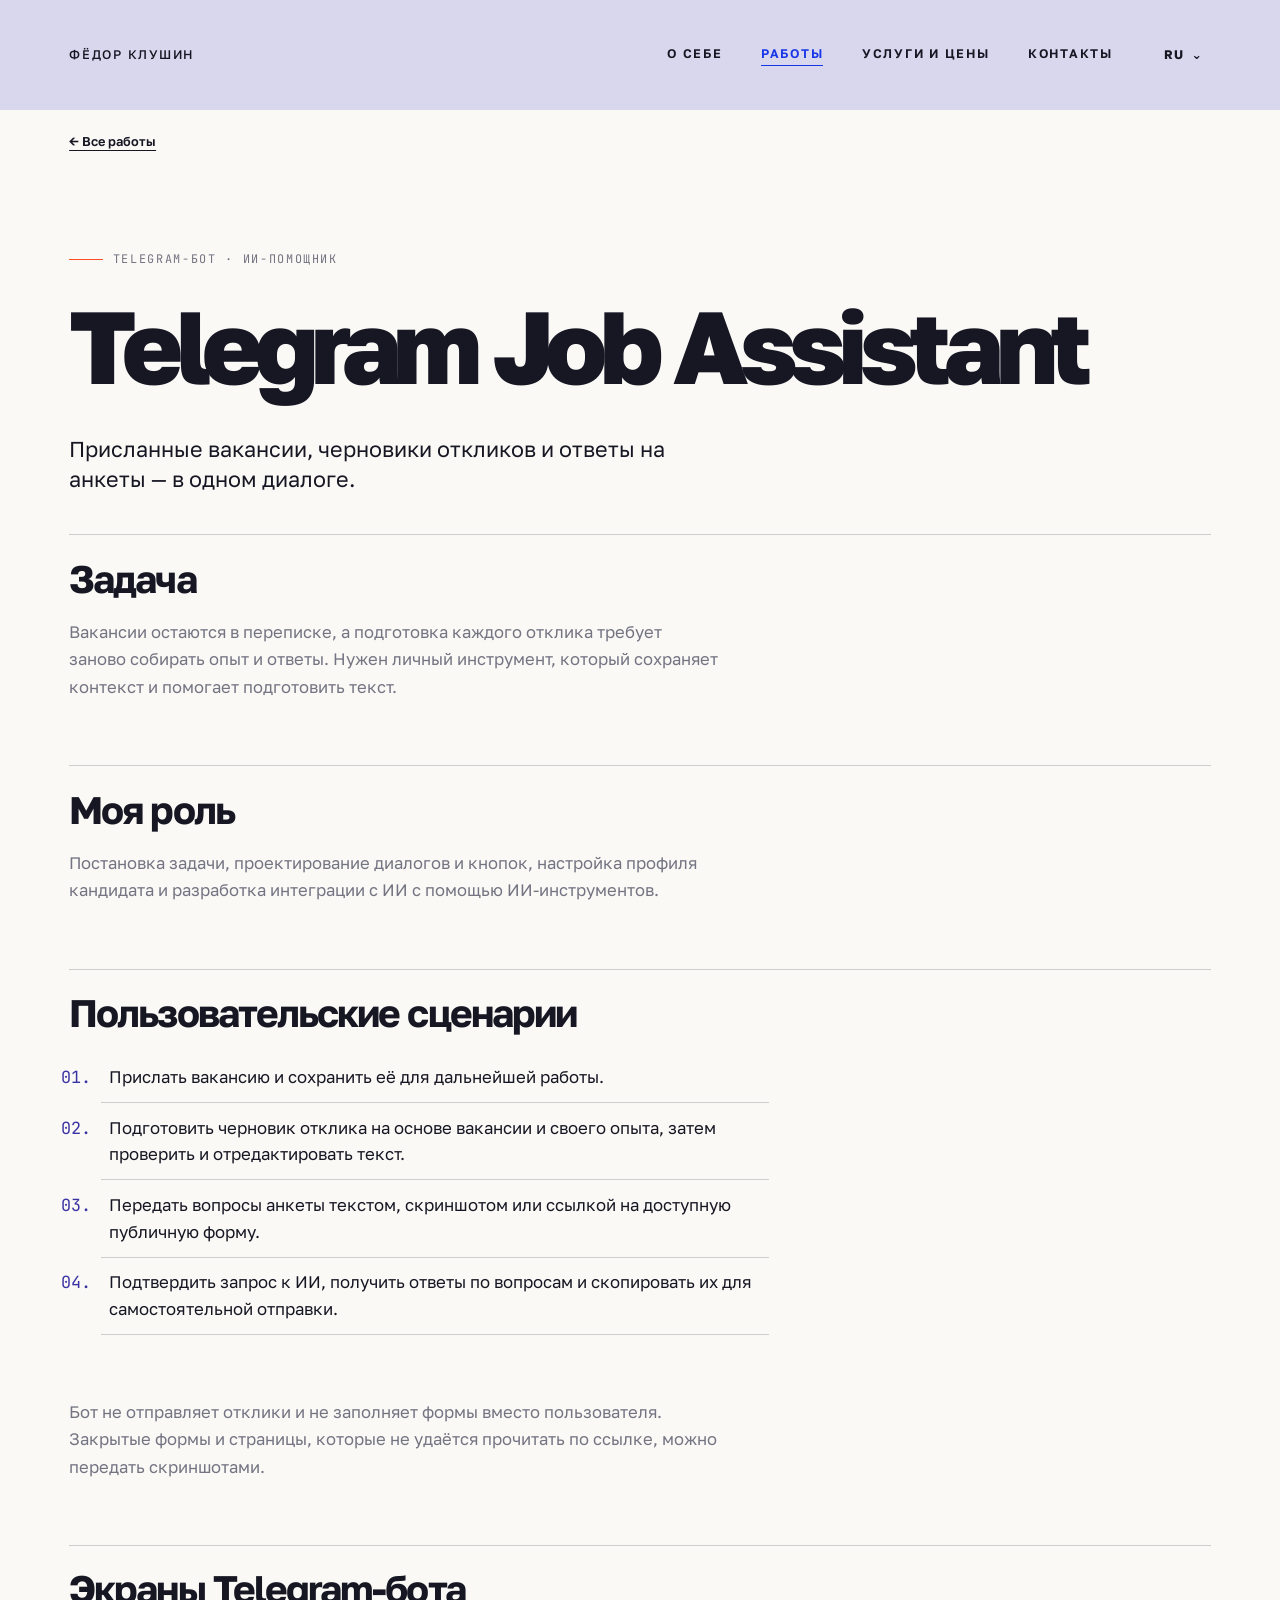
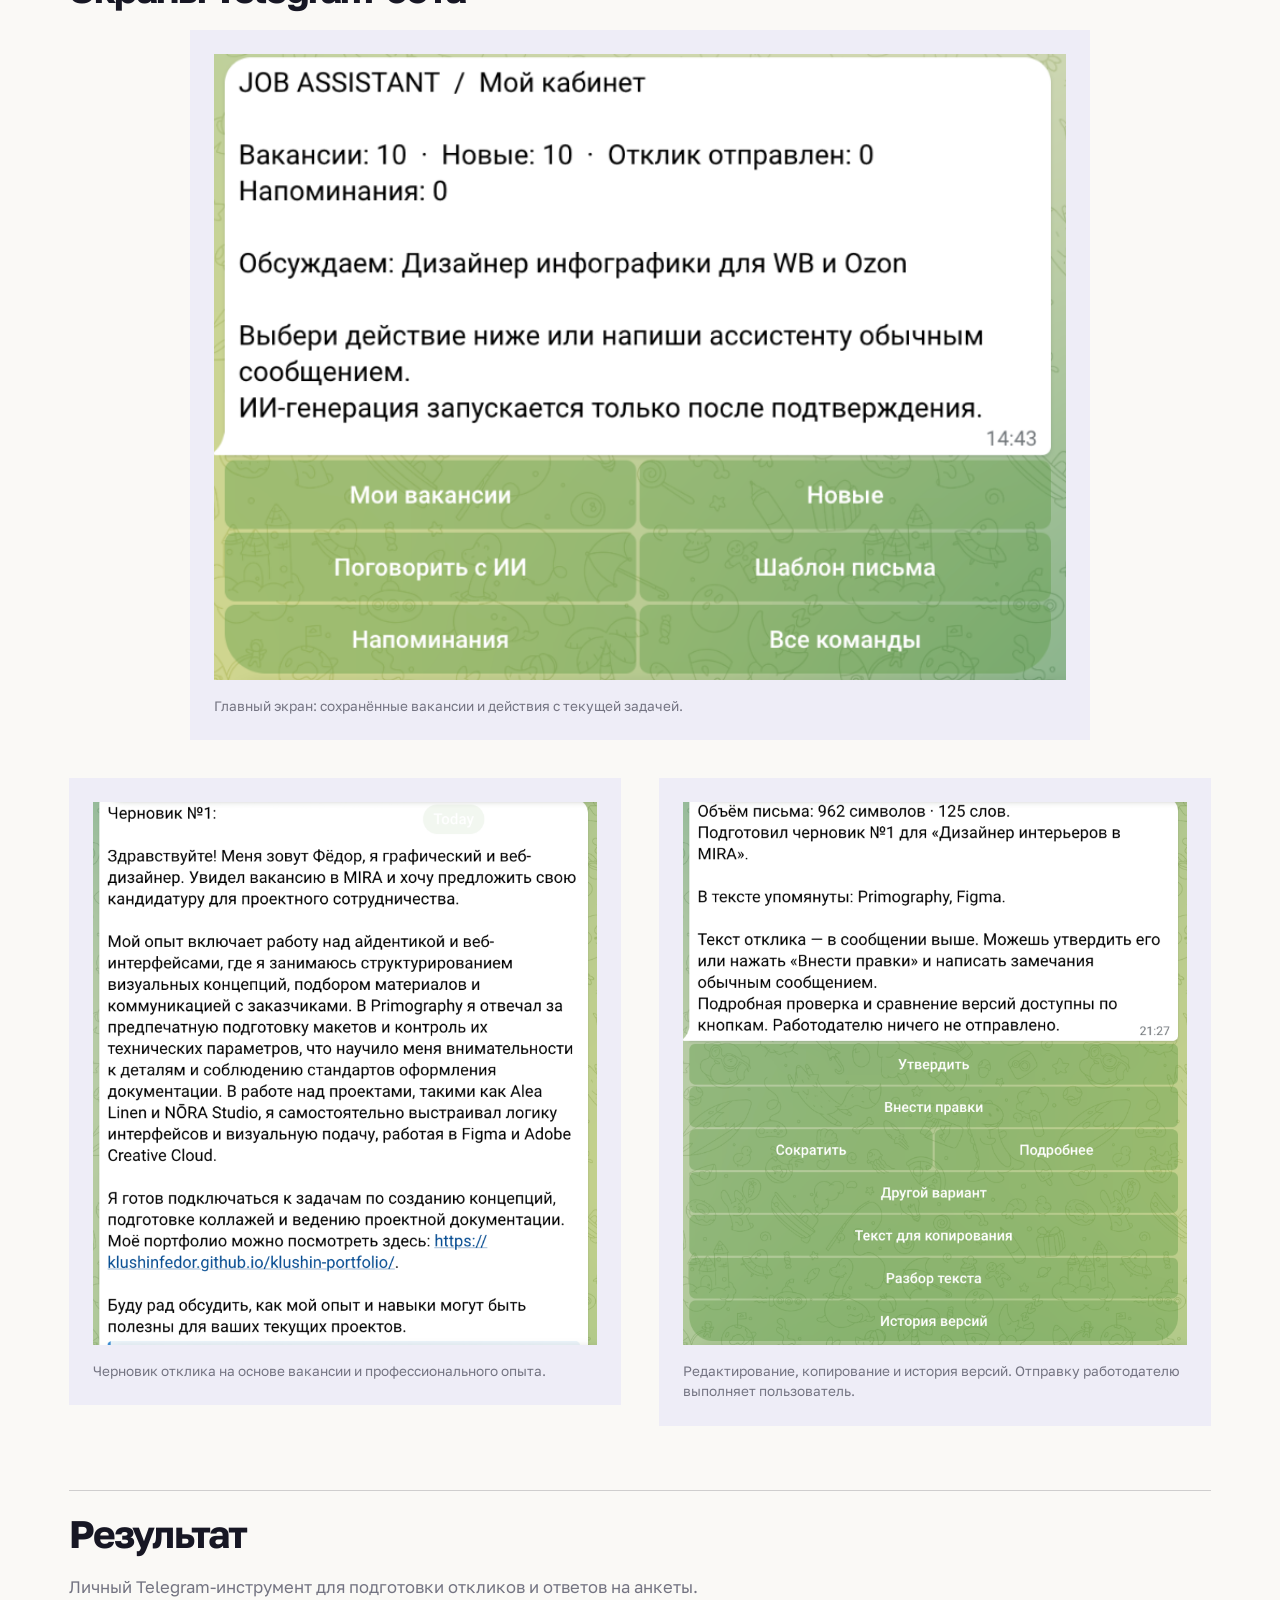
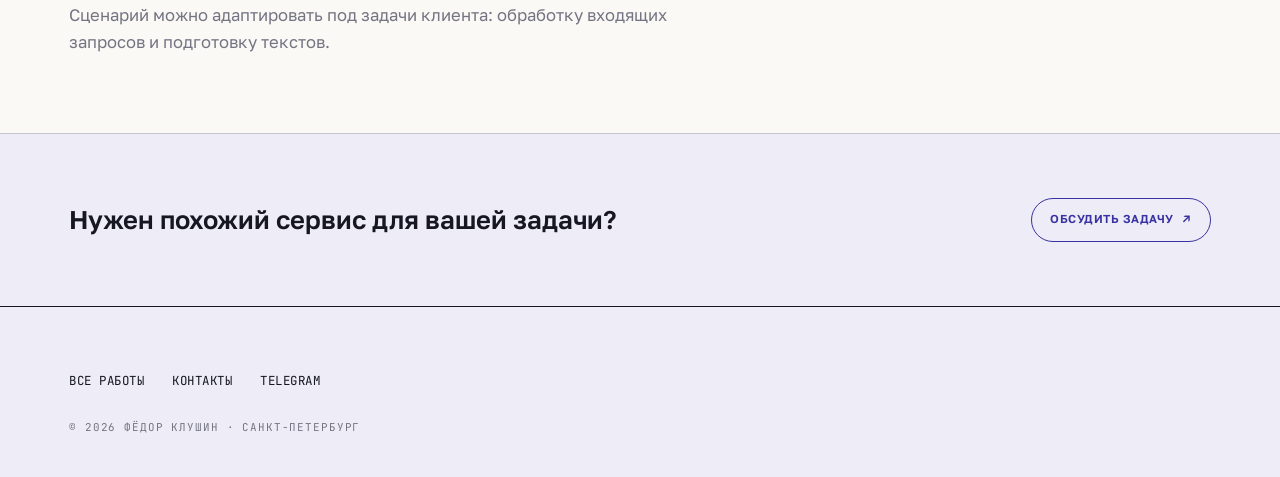
<file: work/telegram-job-assistant.html>
<!DOCTYPE html>
<html lang="ru">
<head>
<meta charset="utf-8"><meta name="viewport" content="width=device-width, initial-scale=1">
<title>Telegram Job Assistant — кейс Фёдора Клушина</title><meta name="description" content="Присланные вакансии, черновики откликов и ответы на анкеты — в одном диалоге.">
<link rel="icon" href="../assets/favicon.svg" type="image/svg+xml">
<link rel="preconnect" href="https://fonts.googleapis.com"><link rel="preconnect" href="https://fonts.gstatic.com" crossorigin><link href="https://fonts.googleapis.com/css2?family=Golos+Text:wght@400;500;600;700&family=JetBrains+Mono:wght@400;500&display=swap" rel="stylesheet">
<link rel="stylesheet" href="../css/styles.css"><link rel="stylesheet" href="../css/redesign.css"><link rel="stylesheet" href="../css/digital-cases.css">
</head>
<body class="page-case-redesign">
<a class="skip-link" href="#main">К содержанию</a>
<header class="site-header site-header--scene"><a class="site-header__mark" href="../index.html">ФЁДОР КЛУШИН</a><button class="nav-toggle" type="button" aria-expanded="false" aria-controls="site-nav" aria-label="Открыть меню"><span></span><span></span></button><nav class="site-nav" id="site-nav" aria-label="Основная навигация"><a href="../about.html">О себе</a><a href="../works.html" aria-current="page">Работы</a><a href="../services.html">Услуги и цены</a><a href="../contacts.html">Контакты</a></nav></header>
<main id="main" class="digital-case"><a class="case-back" href="../works.html">← Все работы</a><section class="case-hero"><p class="case-hero__kicker">Telegram-бот · ИИ-помощник</p><h1>Telegram Job Assistant</h1><p class="case-hero__lead">Присланные вакансии, черновики откликов и ответы на анкеты — в одном диалоге.</p></section><div class="digital-case__body"><section class="digital-story"><h2>Задача</h2><p>Вакансии остаются в переписке, а подготовка каждого отклика требует заново собирать опыт и ответы. Нужен личный инструмент, который сохраняет контекст и помогает подготовить текст.</p></section><section class="digital-story"><h2>Моя роль</h2><p>Постановка задачи, проектирование диалогов и кнопок, настройка профиля кандидата и разработка интеграции с ИИ с помощью ИИ-инструментов.</p></section><section class="digital-story"><h2>Пользовательские сценарии</h2><ol class="digital-steps"><li>Прислать вакансию и сохранить её для дальнейшей работы.</li><li>Подготовить черновик отклика на основе вакансии и своего опыта, затем проверить и отредактировать текст.</li><li>Передать вопросы анкеты текстом, скриншотом или ссылкой на доступную публичную форму.</li><li>Подтвердить запрос к ИИ, получить ответы по вопросам и скопировать их для самостоятельной отправки.</li></ol></section><p>Бот не отправляет отклики и не заполняет формы вместо пользователя. Закрытые формы и страницы, которые не удаётся прочитать по ссылке, можно передать скриншотами.</p><section class="digital-story"><h2>Экраны Telegram-бота</h2><div class="digital-bot-screens"><figure><a href="../assets/cases/telegram-job-assistant/home.png" target="_blank" rel="noopener" aria-label="Открыть скриншот в полном размере"><img src="../assets/cases/telegram-job-assistant/home.png" alt="Telegram Job Assistant" width="792" height="582" loading="lazy"></a><figcaption>Главный экран: сохранённые вакансии и действия с текущей задачей.</figcaption></figure><figure><a href="../assets/cases/telegram-job-assistant/draft.png" target="_blank" rel="noopener" aria-label="Открыть скриншот в полном размере"><img src="../assets/cases/telegram-job-assistant/draft.png" alt="Telegram Job Assistant" width="792" height="853" loading="lazy"></a><figcaption>Черновик отклика на основе вакансии и профессионального опыта.</figcaption></figure><figure><a href="../assets/cases/telegram-job-assistant/editing.png" target="_blank" rel="noopener" aria-label="Открыть скриншот в полном размере"><img src="../assets/cases/telegram-job-assistant/editing.png" alt="Telegram Job Assistant" width="792" height="853" loading="lazy"></a><figcaption>Редактирование, копирование и история версий. Отправку работодателю выполняет пользователь.</figcaption></figure></div></section><section class="digital-story"><h2>Результат</h2><p>Личный Telegram-инструмент для подготовки откликов и ответов на анкеты. Сценарий можно адаптировать под задачи клиента: обработку входящих запросов и подготовку текстов.</p></section></div><div class="works-outro"><p>Нужен похожий сервис для вашей задачи?</p><a class="outline-button outline-button--accent" href="../contacts.html">Обсудить задачу <span aria-hidden="true">↗</span></a></div></main>
<footer class="site-footer"><div class="site-footer__row"><div class="site-footer__links"><a href="../works.html">Все работы</a><a href="../contacts.html">Контакты</a><a href="https://t.me/fod1k" target="_blank" rel="noopener">Telegram</a></div></div><p class="site-footer__note">© 2026 Фёдор Клушин · Санкт-Петербург</p></footer>
<script src="../js/i18n-data.js"></script>
<script src="../js/digital-case-translations.js"></script>
<script src="../js/i18n.js"></script>
<script src="../js/site.js"></script>
</body></html>
</file>
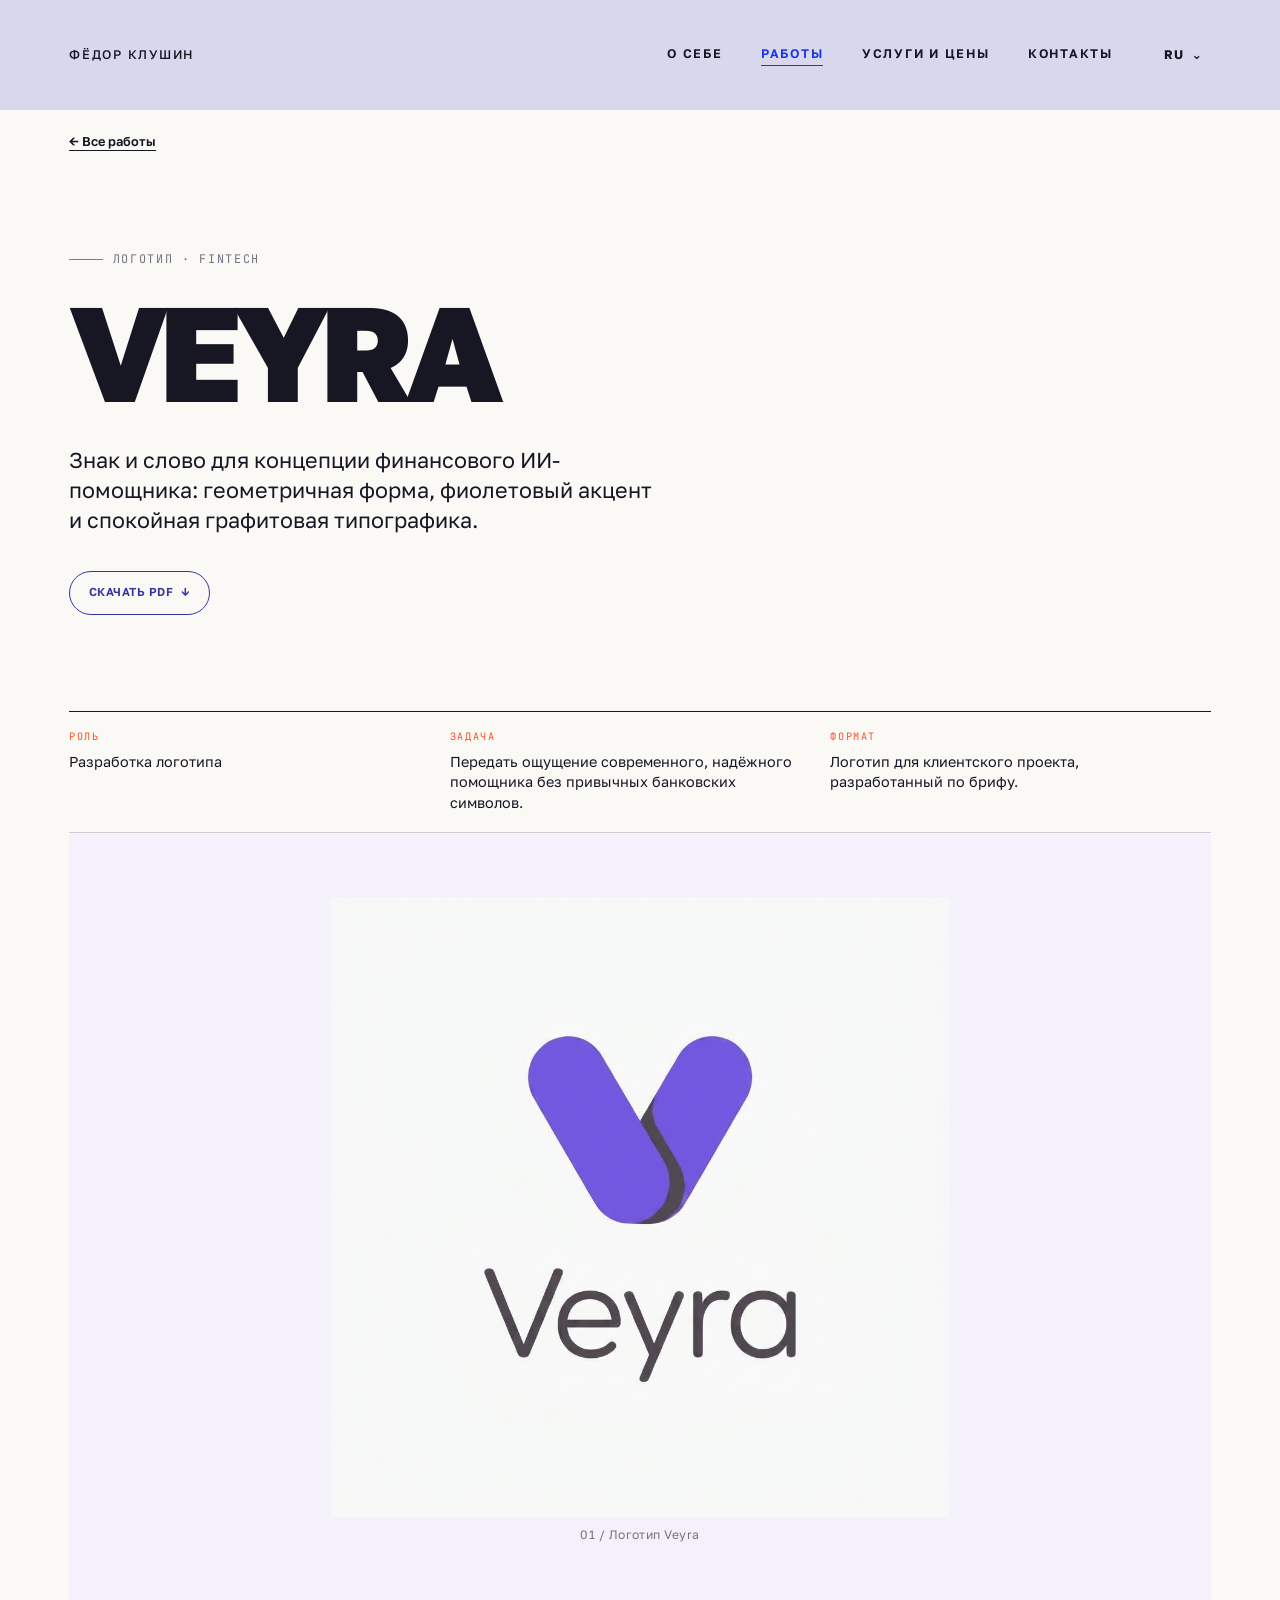
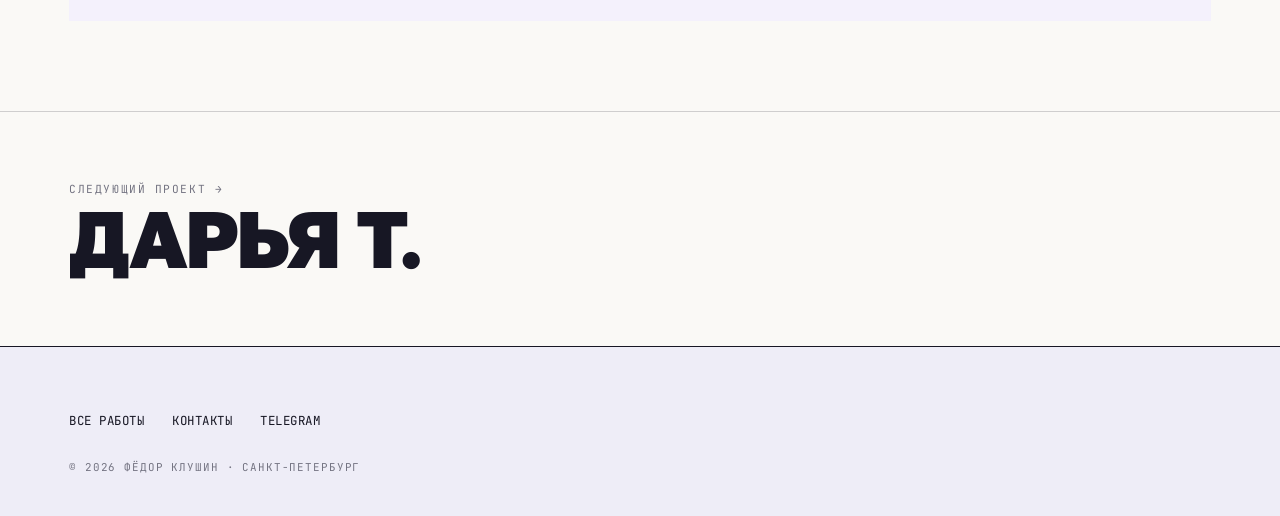
<file: work/veyra.html>
<!DOCTYPE html>
<html lang="ru">
<head>
<meta charset="utf-8"><meta name="viewport" content="width=device-width, initial-scale=1">
<title>Veyra — кейс Фёдора Клушина</title><meta name="description" content="Знак и слово для концепции финансового ИИ-помощника: геометричная форма, фиолетовый акцент и спокойная графитовая типографика.">
<link rel="icon" href="../assets/favicon.svg" type="image/svg+xml">
<link rel="preconnect" href="https://fonts.googleapis.com"><link rel="preconnect" href="https://fonts.gstatic.com" crossorigin><link href="https://fonts.googleapis.com/css2?family=Golos+Text:wght@400;500;600;700&family=JetBrains+Mono:wght@400;500&display=swap" rel="stylesheet">
<link rel="stylesheet" href="../css/styles.css"><link rel="stylesheet" href="../css/redesign.css">
</head>
<body class="page-case-redesign">
<a class="skip-link" href="#main">К содержанию</a>
<header class="site-header site-header--scene"><a class="site-header__mark" href="../index.html">ФЁДОР КЛУШИН</a><button class="nav-toggle" type="button" aria-expanded="false" aria-controls="site-nav" aria-label="Открыть меню"><span></span><span></span></button><nav class="site-nav" id="site-nav" aria-label="Основная навигация"><a href="../about.html">О себе</a><a href="../works.html" aria-current="page">Работы</a><a href="../services.html">Услуги и цены</a><a href="../contacts.html">Контакты</a></nav></header>
<main id="main">
<a class="case-back" href="../works.html">← Все работы</a>
<section class="case-hero"><p class="case-hero__kicker">Логотип · fintech</p><h1>Veyra</h1><p class="case-hero__lead">Знак и слово для концепции финансового ИИ-помощника: геометричная форма, фиолетовый акцент и спокойная графитовая типографика.</p><a class="outline-button outline-button--accent case-download" href="../assets/cases/veyra/portfolio-watermarked.pdf" download="Fedor-Klushin-Veyra.pdf" aria-label="Скачать кейс Veyra в PDF">Скачать PDF <span aria-hidden="true">↓</span></a></section>
<dl class="case-meta"><div><dt>Роль</dt><dd>Разработка логотипа</dd></div><div><dt>Задача</dt><dd>Передать ощущение современного, надёжного помощника без привычных банковских символов.</dd></div><div><dt>Формат</dt><dd>Логотип для клиентского проекта, разработанный по брифу.</dd></div></dl>
<div class="case-showcase case-showcase--veyra"><figure><img class="case-image case-image--veyra" src="../assets/cases/veyra/logo.png" alt="Логотип Veyra" loading="eager"><figcaption>01 / Логотип Veyra</figcaption></figure></div>
<nav class="next-case"><a class="next-case__link" href="darya-t.html"><span>Следующий проект →</span>Дарья Т.</a></nav>
</main>
<footer class="site-footer"><div class="site-footer__row"><div class="site-footer__links"><a href="../works.html">Все работы</a><a href="../contacts.html">Контакты</a><a href="https://t.me/fod1k" target="_blank" rel="noopener">Telegram</a></div></div><p class="site-footer__note">© 2026 Фёдор Клушин · Санкт-Петербург</p></footer>
<script src="../js/i18n-data.js"></script>
<script src="../js/i18n.js"></script>
<script src="../js/site.js"></script>
</body></html>
</file>
<file: css/styles.css>
/* ============================================================
   Фёдор Клушин — портфолио. Дизайн-система.
   Unbounded (display) · Golos Text (body) · JetBrains Mono (util)
   ============================================================ */

:root {
  --ground: #E7E4D9;
  --surface: #DEDACB;
  --ink: #14120E;
  --muted: #6B685C;
  --line: rgba(20, 18, 14, 0.16);
  --accent: #2E1DF0;
  --accent-ink: #F4F1E6;
  --accent-2: #FF4D26;

  --font-display: "Unbounded", "Arial Black", "Segoe UI", sans-serif;
  --font-body: "Golos Text", "Segoe UI", system-ui, sans-serif;
  --font-mono: "JetBrains Mono", "SFMono-Regular", ui-monospace, monospace;

  --pad: clamp(1.15rem, 5vw, 4rem);
  --measure: 60rem;
  --ease: cubic-bezier(0.22, 1, 0.36, 1);
  --grain-opacity: 0.18;
}

@media (prefers-color-scheme: dark) {
  :root {
    --ground: #0E0E0C;
    --surface: #17150F;
    --ink: #ECE9DD;
    --muted: #8B8776;
    --line: rgba(236, 233, 221, 0.17);
    --accent: #8A7CFF;
    --accent-ink: #0E0E0C;
    --accent-2: #FF6A45;
    --grain-opacity: 0.32;
  }
}

*,
*::before,
*::after {
  box-sizing: border-box;
  margin: 0;
  padding: 0;
}

html {
  scroll-behavior: smooth;
  -webkit-text-size-adjust: 100%;
}

body {
  min-height: 100vh;
  background: var(--ground);
  color: var(--ink);
  font-family: var(--font-body);
  font-size: clamp(0.95rem, 0.9rem + 0.3vw, 1.05rem);
  line-height: 1.6;
  overflow-x: hidden;
  -webkit-font-smoothing: antialiased;
}

::selection {
  background: var(--accent);
  color: var(--accent-ink);
}

img,
svg {
  display: block;
  max-width: 100%;
  height: auto;
}

a {
  color: inherit;
  text-decoration: none;
}

button {
  font: inherit;
  color: inherit;
  background: none;
  border: 0;
  cursor: pointer;
}

h1,
h2,
h3 {
  font-family: var(--font-display);
  font-weight: 700;
  letter-spacing: -0.03em;
  line-height: 1.05;
}

:focus-visible {
  outline: 2px solid var(--accent);
  outline-offset: 3px;
}

.skip-link {
  position: absolute;
  left: 1rem;
  top: -4rem;
  z-index: 100;
  padding: 0.55rem 0.9rem;
  background: var(--ink);
  color: var(--ground);
  font-family: var(--font-mono);
  font-size: 0.75rem;
}

.skip-link:focus {
  top: 0.75rem;
}

/* grain overlay ------------------------------------------------ */
.grain {
  position: fixed;
  inset: -50%;
  z-index: 90;
  pointer-events: none;
  opacity: var(--grain-opacity);
  mix-blend-mode: soft-light;
  background-image: url("data:image/svg+xml,%3Csvg xmlns='http://www.w3.org/2000/svg' width='160' height='160'%3E%3Cfilter id='n'%3E%3CfeTurbulence type='fractalNoise' baseFrequency='0.82' numOctaves='2' stitchTiles='stitch'/%3E%3C/filter%3E%3Crect width='100%25' height='100%25' filter='url(%23n)'/%3E%3C/svg%3E");
}

/* ============================================================
   Header
   ============================================================ */
.site-header {
  position: sticky;
  top: 0;
  z-index: 50;
  display: flex;
  flex-wrap: wrap;
  align-items: center;
  gap: 0.5rem 1.75rem;
  padding: 0.85rem var(--pad);
  font-family: var(--font-mono);
  font-size: 0.72rem;
  letter-spacing: 0.06em;
  text-transform: uppercase;
  background: color-mix(in srgb, var(--ground) 85%, transparent);
  backdrop-filter: blur(10px);
  -webkit-backdrop-filter: blur(10px);
  border-bottom: 1px solid var(--line);
}

.site-header__mark {
  margin-right: auto;
  font-weight: 500;
}

.site-header__mark b {
  color: var(--accent);
  font-weight: 500;
}

.site-header__mark:hover {
  color: var(--accent);
}

.site-nav {
  display: flex;
  gap: clamp(0.9rem, 3vw, 2rem);
}

.site-nav a {
  position: relative;
  padding-bottom: 2px;
}

.site-nav a::after {
  content: "";
  position: absolute;
  left: 0;
  bottom: 0;
  width: 100%;
  height: 1px;
  background: currentColor;
  transform: scaleX(0);
  transform-origin: left;
  transition: transform 0.35s var(--ease);
}

.site-nav a:hover,
.site-nav a[aria-current="page"] {
  color: var(--accent);
}

.site-nav a:hover::after,
.site-nav a[aria-current="page"]::after {
  transform: scaleX(1);
}

.site-header__clock {
  color: var(--muted);
  font-variant-numeric: tabular-nums;
  white-space: nowrap;
}

.nav-toggle {
  display: none;
  width: 2.4rem;
  height: 2.4rem;
  border: 1px solid var(--line);
  place-items: center;
}

.nav-toggle span {
  display: block;
  width: 1rem;
  height: 1px;
  background: var(--ink);
  transition: transform 0.3s var(--ease), opacity 0.3s var(--ease);
}

.nav-toggle span + span {
  margin-top: 5px;
}

.nav-toggle[aria-expanded="true"] span:first-child {
  transform: translateY(3px) rotate(45deg);
}

.nav-toggle[aria-expanded="true"] span:last-child {
  transform: translateY(-3px) rotate(-45deg);
}

@media (max-width: 760px) {
  .nav-toggle {
    display: grid;
    order: 2;
  }

  .site-header__clock {
    display: none;
  }

  .site-nav {
    order: 3;
    flex-basis: 100%;
    flex-direction: column;
    gap: 0;
    display: none;
  }

  .site-nav.is-open {
    display: flex;
  }

  .site-nav a {
    padding: 0.85rem 0;
    border-top: 1px solid var(--line);
  }

  .site-nav a::after {
    display: none;
  }
}

/* ============================================================
   Footer
   ============================================================ */
.site-footer {
  padding: clamp(2.5rem, 6vw, 4rem) var(--pad) 2.5rem;
  border-top: 1px solid var(--ink);
  display: grid;
  gap: 1.75rem;
}

.site-footer__row {
  display: flex;
  flex-wrap: wrap;
  gap: 1rem 2.5rem;
  align-items: baseline;
  justify-content: space-between;
}

.site-footer__links {
  display: flex;
  flex-wrap: wrap;
  gap: 0.6rem 1.75rem;
  font-family: var(--font-mono);
  font-size: 0.78rem;
  letter-spacing: 0.04em;
  text-transform: uppercase;
}

.site-footer__links a:hover {
  color: var(--accent);
}

.site-footer__note {
  font-family: var(--font-mono);
  font-size: 0.68rem;
  letter-spacing: 0.08em;
  text-transform: uppercase;
  color: var(--muted);
}

/* ============================================================
   Home — hero
   ============================================================ */
.hero {
  position: relative;
  padding: clamp(2.5rem, 7vw, 5.5rem) var(--pad) 0;
  min-height: calc(100svh - 46px);
  display: flex;
  flex-direction: column;
  justify-content: space-between;
}

.hero__eyebrow {
  font-family: var(--font-mono);
  font-size: 0.74rem;
  letter-spacing: 0.14em;
  text-transform: uppercase;
  color: var(--muted);
  display: flex;
  gap: 0.6rem;
  align-items: center;
}

.hero__eyebrow::before {
  content: "";
  width: 34px;
  height: 1px;
  background: var(--accent-2);
}

.wordmark {
  font-family: var(--font-display);
  font-weight: 800;
  text-transform: uppercase;
  letter-spacing: -0.045em;
  line-height: 0.86;
  font-size: clamp(2.9rem, 13.5vw, 14rem);
  margin: clamp(1.4rem, 4vw, 2.6rem) 0;
  overflow-wrap: break-word;
}

.wordmark .line {
  display: block;
  overflow: hidden;
}

.wordmark .line > span {
  display: block;
  will-change: transform;
}

.wordmark .line--out {
  color: var(--accent);
}

.hero__facts {
  display: grid;
  grid-template-columns: repeat(auto-fit, minmax(10.5rem, 1fr));
  gap: 0.9rem 1.5rem;
  border-top: 1px solid var(--line);
  padding-top: 1rem;
  margin-top: clamp(1.5rem, 4vw, 2.4rem);
}

.hero__facts dt {
  font-family: var(--font-mono);
  font-size: 0.64rem;
  letter-spacing: 0.16em;
  text-transform: uppercase;
  color: var(--accent-2);
  margin-bottom: 0.35rem;
}

.hero__facts dd {
  font-size: 0.9rem;
  line-height: 1.35;
}

.hero__foot {
  display: flex;
  flex-wrap: wrap;
  align-items: flex-end;
  justify-content: space-between;
  gap: 1.5rem 2rem;
  padding-bottom: clamp(1.4rem, 4vw, 2.4rem);
  margin-top: clamp(1.4rem, 4vw, 2.2rem);
}

.hero__lead {
  max-width: 34ch;
  font-size: clamp(1rem, 0.95rem + 0.5vw, 1.3rem);
  line-height: 1.4;
}

.hero__lead b {
  color: var(--accent);
  font-weight: 500;
}

.scrollcue {
  font-family: var(--font-mono);
  font-size: 0.72rem;
  letter-spacing: 0.12em;
  text-transform: uppercase;
  color: var(--muted);
  display: flex;
  align-items: center;
  gap: 0.5rem;
}

.scrollcue:hover {
  color: var(--accent);
}

.scrollcue span {
  display: inline-block;
  animation: bob 1.8s ease-in-out infinite;
}

@keyframes bob {
  0%, 100% { transform: translateY(0); }
  50% { transform: translateY(4px); }
}

/* rotating seal */
.seal {
  position: absolute;
  top: clamp(1rem, 4vw, 3rem);
  right: var(--pad);
  width: clamp(84px, 12vw, 132px);
  aspect-ratio: 1;
  z-index: 5;
}

.seal svg {
  width: 100%;
  height: 100%;
  overflow: visible;
}

.seal__ring {
  animation: spin 22s linear infinite;
  transform-origin: 50% 50%;
}

.seal text {
  font-family: var(--font-mono);
  font-size: 8.4px;
  letter-spacing: 1.4px;
  fill: var(--ink);
  text-transform: uppercase;
}

.seal__core {
  fill: var(--accent-2);
}

@keyframes spin {
  to { transform: rotate(360deg); }
}

/* marquee */
.marquee {
  border-block: 1px solid var(--ink);
  background: var(--accent);
  color: var(--accent-ink);
  overflow: hidden;
  display: flex;
}

.marquee__track {
  display: flex;
  flex-shrink: 0;
  align-items: center;
  gap: 2.2rem;
  padding: 0.5rem 1.1rem;
  white-space: nowrap;
  font-family: var(--font-display);
  font-weight: 600;
  font-size: clamp(0.85rem, 0.8rem + 0.6vw, 1.15rem);
  text-transform: uppercase;
  letter-spacing: 0.02em;
  animation: slide 26s linear infinite;
}

.marquee__track span {
  display: inline-flex;
  align-items: center;
  gap: 2.2rem;
}

.marquee__track i {
  color: var(--accent-2);
  font-style: normal;
}

@keyframes slide {
  to { transform: translateX(-50%); }
}

/* ============================================================
   Home — work list
   ============================================================ */
.section {
  padding: clamp(3.5rem, 9vw, 7rem) var(--pad) clamp(2rem, 6vw, 4rem);
}

.section__head {
  display: flex;
  justify-content: space-between;
  align-items: baseline;
  font-family: var(--font-mono);
  font-size: 0.76rem;
  letter-spacing: 0.14em;
  text-transform: uppercase;
  color: var(--muted);
  padding-bottom: clamp(1.5rem, 4vw, 2.5rem);
}

.work__list {
  display: grid;
}

.row {
  display: grid;
  grid-template-columns: 2.4rem 1fr auto;
  align-items: center;
  gap: clamp(0.75rem, 2vw, 1.75rem);
  padding: clamp(1.05rem, 3.2vw, 2.1rem) 0;
  border-top: 1px solid var(--line);
  position: relative;
}

.work__list .row:last-child {
  border-bottom: 1px solid var(--line);
}

.row__idx {
  font-family: var(--font-mono);
  font-size: 0.78rem;
  color: var(--muted);
  align-self: start;
  padding-top: 0.4rem;
}

.row__name {
  font-family: var(--font-display);
  font-weight: 700;
  text-transform: uppercase;
  letter-spacing: -0.035em;
  line-height: 0.95;
  font-size: clamp(1.7rem, 7vw, 4.6rem);
  transition: transform 0.45s var(--ease), color 0.3s ease;
}

.row__tag {
  font-family: var(--font-mono);
  font-size: 0.74rem;
  letter-spacing: 0.06em;
  text-transform: uppercase;
  color: var(--muted);
  text-align: right;
  max-width: 13rem;
}

.row__mini {
  display: none;
  grid-column: 2;
  width: 74px;
  aspect-ratio: 4 / 3;
  border: 1px solid var(--line);
  margin-top: 0.7rem;
  object-fit: cover;
  object-position: center;
}

@media (hover: hover) and (pointer: fine) {
  .row:hover .row__name {
    color: var(--accent);
    transform: translateX(clamp(0.4rem, 1.6vw, 1.6rem));
  }

  .row:hover .row__tag {
    color: var(--ink);
  }
}

@media (hover: none), (pointer: coarse) {
  .row {
    grid-template-columns: 2.4rem 1fr;
  }

  .row__tag {
    grid-column: 2;
    text-align: left;
    margin-top: 0.35rem;
  }

  .row__mini {
    display: block;
  }
}

/* cursor-follow preview */
.preview {
  position: fixed;
  top: 0;
  left: 0;
  width: min(30vw, 340px);
  aspect-ratio: 4 / 3;
  z-index: 60;
  pointer-events: none;
  opacity: 0;
  transform: translate(-50%, -50%) scale(0.92) rotate(-3deg);
  transition: opacity 0.3s ease;
  box-shadow: 0 30px 80px -20px rgba(0, 0, 0, 0.45);
  border: 1px solid var(--line);
  background: var(--surface);
}

.preview.is-on {
  opacity: 1;
}

.preview img {
  width: 100%;
  height: 100%;
  object-fit: cover;
  object-position: center;
}

.preview__fig {
  display: none;
  width: 100%;
  height: 100%;
}

.preview__fig.is-active {
  display: block;
}

@media (hover: none), (pointer: coarse) {
  .preview {
    display: none;
  }
}

/* ============================================================
   Home — about teaser + contact block
   ============================================================ */
.home-about {
  padding: 0 var(--pad) clamp(3rem, 8vw, 5rem);
  display: grid;
  gap: 1.6rem;
  max-width: 52ch;
}

.home-about p {
  font-size: clamp(1.05rem, 1rem + 0.6vw, 1.5rem);
  line-height: 1.4;
}

.textlink {
  font-family: var(--font-mono);
  font-size: 0.76rem;
  letter-spacing: 0.1em;
  text-transform: uppercase;
  color: var(--accent);
  align-self: start;
  border-bottom: 1px solid currentColor;
  padding-bottom: 3px;
}

.textlink:hover {
  color: var(--ink);
}

.cta-block {
  padding: clamp(3rem, 8vw, 6rem) var(--pad) clamp(2rem, 5vw, 3.5rem);
  border-top: 1px solid var(--ink);
}

.cta-block__title {
  font-family: var(--font-display);
  font-weight: 800;
  text-transform: uppercase;
  letter-spacing: -0.04em;
  line-height: 0.9;
  font-size: clamp(2.1rem, 11vw, 9rem);
  display: inline-flex;
  flex-wrap: wrap;
  align-items: baseline;
  gap: 0.15em;
  max-width: 100%;
}

.cta-block__title:hover {
  color: var(--accent);
}

.cta-block__title .arw {
  font-size: 0.62em;
  transition: transform 0.4s var(--ease);
}

.cta-block__title:hover .arw {
  transform: translateX(0.25em);
}

.contact-grid {
  margin-top: clamp(2rem, 6vw, 4rem);
  display: grid;
  grid-template-columns: repeat(auto-fit, minmax(min(100%, 210px), 1fr));
  gap: 1.75rem 2rem;
}

.contact-grid__col span {
  display: block;
  font-family: var(--font-mono);
  font-size: 0.68rem;
  letter-spacing: 0.14em;
  text-transform: uppercase;
  color: var(--muted);
  margin-bottom: 0.55rem;
}

.contact-grid__col a {
  font-size: 1.02rem;
  line-height: 1.5;
}

.contact-grid__col a:hover {
  color: var(--accent);
}

/* ============================================================
   Interior pages — page hero
   ============================================================ */
.page-hero {
  padding: clamp(3rem, 8vw, 5.5rem) var(--pad) 0;
}

.page-hero__kicker {
  font-family: var(--font-mono);
  font-size: 0.74rem;
  letter-spacing: 0.14em;
  text-transform: uppercase;
  color: var(--muted);
  display: flex;
  gap: 0.6rem;
  align-items: center;
}

.page-hero__kicker::before {
  content: "";
  width: 34px;
  height: 1px;
  background: var(--accent-2);
}

.page-hero h1 {
  margin: clamp(1rem, 3vw, 1.6rem) 0 0;
  font-family: var(--font-display);
  font-weight: 800;
  text-transform: uppercase;
  letter-spacing: -0.045em;
  line-height: 0.9;
  font-size: clamp(2.5rem, 10vw, 7rem);
  overflow-wrap: break-word;
}

/* ============================================================
   About page
   ============================================================ */
.about {
  padding: clamp(2.5rem, 7vw, 4.5rem) var(--pad) 0;
  display: grid;
  gap: clamp(2.5rem, 7vw, 4.5rem);
}

@media (min-width: 900px) {
  .about {
    grid-template-columns: 1.05fr 0.95fr;
    gap: clamp(3rem, 6vw, 5rem);
  }
}

.prose p {
  margin: 0 0 1rem;
  max-width: 46ch;
  font-size: clamp(1rem, 0.95rem + 0.35vw, 1.2rem);
  line-height: 1.5;
}

.prose p:first-child {
  color: var(--ink);
}

.prose p + p {
  color: var(--muted);
}

.btn {
  display: inline-flex;
  align-items: center;
  gap: 0.5rem;
  margin-top: 1.75rem;
  padding: 0.9rem 1.3rem;
  border: 1px solid var(--ink);
  font-family: var(--font-mono);
  font-size: 0.74rem;
  letter-spacing: 0.06em;
  text-transform: uppercase;
}

.btn:hover {
  background: var(--ink);
  color: var(--ground);
}

.spec {
  display: grid;
  gap: 1.75rem;
  align-content: start;
}

.spec__group h2 {
  font-family: var(--font-mono);
  font-size: 0.7rem;
  font-weight: 500;
  letter-spacing: 0.16em;
  text-transform: uppercase;
  color: var(--accent-2);
  margin-bottom: 0.75rem;
}

.spec__list {
  list-style: none;
  display: grid;
  gap: 0;
}

.spec__list li {
  padding: 0.8rem 0;
  border-top: 1px solid var(--line);
  font-size: 0.96rem;
}

.spec__list li:last-child {
  border-bottom: 1px solid var(--line);
}

/* ============================================================
   Contacts page
   ============================================================ */
.contacts {
  padding: clamp(2.5rem, 7vw, 4.5rem) var(--pad) 0;
  display: grid;
  gap: clamp(2rem, 5vw, 3rem);
}

.contacts__lead {
  max-width: 44ch;
  font-size: clamp(1.05rem, 1rem + 0.6vw, 1.5rem);
  line-height: 1.4;
}

.contacts__list {
  list-style: none;
  display: grid;
  gap: 0;
  border-top: 1px solid var(--ink);
}

.contacts__list li {
  display: flex;
  flex-wrap: wrap;
  align-items: baseline;
  gap: 0.4rem 1.5rem;
  padding: clamp(1rem, 3vw, 1.6rem) 0;
  border-bottom: 1px solid var(--line);
}

.contacts__list span {
  flex: 0 0 8rem;
  font-family: var(--font-mono);
  font-size: 0.7rem;
  letter-spacing: 0.14em;
  text-transform: uppercase;
  color: var(--muted);
}

.contacts__list a {
  font-family: var(--font-display);
  font-weight: 600;
  font-size: clamp(1.35rem, 4vw, 2rem);
  letter-spacing: -0.02em;
}

.contacts__list a:hover {
  color: var(--accent);
}

/* ============================================================
   Case pages
   ============================================================ */
.case-hero {
  padding: clamp(2.5rem, 8vw, 6rem) var(--pad) clamp(1.5rem, 4vw, 2.5rem);
}

.case-hero__kicker {
  font-family: var(--font-mono);
  font-size: 0.74rem;
  letter-spacing: 0.14em;
  text-transform: uppercase;
  color: var(--muted);
  display: flex;
  align-items: center;
  gap: 0.6rem;
  margin-bottom: clamp(1rem, 3vw, 1.6rem);
}

.case-hero__kicker::before {
  content: "";
  width: 34px;
  height: 1px;
  background: var(--accent-2);
}

.case-hero h1 {
  font-family: var(--font-display);
  font-weight: 800;
  text-transform: uppercase;
  letter-spacing: -0.045em;
  line-height: 0.86;
  font-size: clamp(2.4rem, 10.5vw, 10rem);
  overflow-wrap: break-word;
}

.case-hero__lead {
  margin-top: clamp(1.3rem, 3.5vw, 2.2rem);
  max-width: 46ch;
  font-size: clamp(1rem, 0.95rem + 0.5vw, 1.35rem);
  line-height: 1.4;
}

.case-hero__lead b {
  color: var(--accent);
  font-weight: 500;
}

.case-meta {
  display: grid;
  grid-template-columns: repeat(auto-fit, minmax(13rem, 1fr));
  border-top: 1px solid var(--ink);
  margin: clamp(2rem, 5vw, 3.5rem) var(--pad) 0;
}

.case-meta > div {
  padding: 1.1rem 1.2rem 1.2rem 0;
  border-bottom: 1px solid var(--line);
}

.case-meta dt {
  font-family: var(--font-mono);
  font-size: 0.64rem;
  letter-spacing: 0.16em;
  text-transform: uppercase;
  color: var(--accent-2);
  margin-bottom: 0.4rem;
}

.case-meta dd {
  font-size: 0.9rem;
  line-height: 1.4;
}

.case-meta .note {
  grid-column: 1 / -1;
  padding: 0.9rem 0 1.1rem;
  font-family: var(--font-mono);
  font-size: 0.72rem;
  letter-spacing: 0.03em;
  color: var(--muted);
}

.story {
  padding: clamp(3rem, 7vw, 6rem) var(--pad);
  display: grid;
  gap: clamp(4rem, 10vw, 8rem);
}

.spread {
  display: grid;
  gap: clamp(1.4rem, 3vw, 2.2rem);
}

.spread__head {
  max-width: var(--measure);
}

.spread__label {
  font-family: var(--font-mono);
  font-size: 0.7rem;
  letter-spacing: 0.14em;
  text-transform: uppercase;
  color: var(--accent-2);
}

.spread__h {
  font-family: var(--font-display);
  font-weight: 700;
  letter-spacing: -0.025em;
  line-height: 1.02;
  font-size: clamp(1.5rem, 4.5vw, 2.7rem);
  margin: 0.7rem 0 0.9rem;
  text-wrap: balance;
}

.spread__p {
  color: var(--muted);
  max-width: 52ch;
}

.spread__imgs {
  display: grid;
  gap: clamp(1rem, 2.5vw, 1.75rem);
}

.spread__imgs--pair {
  grid-template-columns: repeat(auto-fit, minmax(min(100%, 300px), 1fr));
}

.spread__img {
  display: block;
  width: 100%;
  padding: 0;
  border: 1px solid var(--line);
  background: var(--surface);
  cursor: zoom-in;
  overflow: hidden;
}

.spread__img img {
  width: 100%;
  height: auto;
}

.spread__img:hover img {
  opacity: 0.94;
}

.spread__img--tall {
  max-height: 78vh;
  overflow-y: auto;
}

/* native palette swatches (Alea) */
.swatches {
  display: grid;
  grid-template-columns: repeat(auto-fit, minmax(150px, 1fr));
  gap: 1px;
  background: var(--line);
  border: 1px solid var(--line);
}

.sw {
  background: var(--ground);
}

.sw__chip {
  aspect-ratio: 4 / 3;
  width: 100%;
}

.sw__body {
  padding: 0.9rem 1rem 1.1rem;
}

.sw__name {
  font-family: var(--font-display);
  font-weight: 600;
  font-size: 0.95rem;
}

.sw__hex {
  font-family: var(--font-mono);
  font-size: 0.72rem;
  color: var(--muted);
  margin-top: 0.35rem;
  line-height: 1.5;
}

/* archive contact sheet */
.archive {
  padding: clamp(2.5rem, 6vw, 4rem) var(--pad);
  border-top: 1px solid var(--ink);
}

.archive__head {
  display: flex;
  flex-wrap: wrap;
  justify-content: space-between;
  align-items: baseline;
  gap: 0.6rem 1.5rem;
  font-family: var(--font-mono);
  font-size: 0.74rem;
  letter-spacing: 0.1em;
  text-transform: uppercase;
  color: var(--muted);
  margin-bottom: 1.5rem;
}

.archive__dl {
  border: 1px solid var(--ink);
  padding: 0.6rem 0.9rem;
  color: var(--ink);
}

.archive__dl:hover {
  background: var(--ink);
  color: var(--ground);
}

.sheet {
  display: grid;
  grid-template-columns: repeat(auto-fill, minmax(84px, 1fr));
  gap: 0.5rem;
}

.sheet--wide {
  grid-template-columns: repeat(auto-fill, minmax(180px, 1fr));
}

.sheet__cell {
  padding: 0;
  border: 1px solid var(--line);
  background: var(--surface);
  cursor: zoom-in;
  overflow: hidden;
  aspect-ratio: 3 / 4;
}

.sheet--wide .sheet__cell {
  aspect-ratio: 16 / 10;
}

.sheet__cell img {
  width: 100%;
  height: 100%;
  object-fit: cover;
  object-position: top;
}

.sheet__cell:hover {
  border-color: var(--accent);
}

/* next-project CTA */
.next-case {
  display: flex;
  flex-wrap: wrap;
  gap: 1rem 2rem;
  align-items: center;
  justify-content: space-between;
  padding: clamp(2.5rem, 7vw, 4.5rem) var(--pad);
  border-top: 1px solid var(--line);
}

.next-case__link {
  font-family: var(--font-display);
  font-weight: 800;
  text-transform: uppercase;
  letter-spacing: -0.04em;
  line-height: 0.9;
  font-size: clamp(1.9rem, 7.5vw, 5rem);
  overflow-wrap: break-word;
}

.next-case__link span {
  display: block;
  font-family: var(--font-mono);
  font-weight: 400;
  font-size: 0.7rem;
  letter-spacing: 0.14em;
  color: var(--muted);
  margin-bottom: 0.5rem;
}

.next-case__link:hover {
  color: var(--accent);
}

/* lightbox */
.lightbox {
  position: fixed;
  inset: 0;
  z-index: 95;
  display: none;
  place-items: center;
  padding: 3vw;
  background: color-mix(in srgb, var(--ground) 90%, #000);
  backdrop-filter: blur(6px);
  -webkit-backdrop-filter: blur(6px);
}

.lightbox.is-open {
  display: grid;
}

.lightbox img {
  max-width: 100%;
  max-height: 94vh;
  width: auto;
  box-shadow: 0 40px 120px -30px rgba(0, 0, 0, 0.6);
}

.lightbox__close {
  position: absolute;
  top: 1rem;
  right: 1rem;
  font-family: var(--font-mono);
  font-size: 0.72rem;
  letter-spacing: 0.1em;
  text-transform: uppercase;
  border: 1px solid var(--line);
  padding: 0.5rem 0.8rem;
  background: var(--ground);
  color: var(--ink);
}

/* ============================================================
   Reveal + motion
   ============================================================ */
.js-anim .wordmark .line > span {
  transform: translateY(110%);
}

.js-anim .reveal {
  opacity: 0;
  transform: translateY(22px);
}

@media (prefers-reduced-motion: reduce) {
  html {
    scroll-behavior: auto;
  }

  *,
  *::before,
  *::after {
    animation-duration: 0.001ms !important;
    animation-iteration-count: 1 !important;
    transition-duration: 0.001ms !important;
  }

  .js-anim .wordmark .line > span,
  .js-anim .reveal {
    transform: none !important;
    opacity: 1 !important;
  }

  .grain {
    display: none;
  }
}

/* Short page change shared by the separate HTML pages. */
@keyframes page-arrive {
  from { opacity: 0; }
  to { opacity: 1; }
}

body {
  animation: page-arrive 0.45s ease-out;
  transition: opacity 0.32s ease-in-out;
}

body.is-leaving {
  opacity: 0;
}

@media (prefers-reduced-motion: reduce) {
  body {
    animation: none;
    transition: none;
  }
}
</file>
<file: css/redesign.css>
/* Scene pages. Shared route and case styles remain in styles.css. */
.page-landing,
.page-about {
  --ground: #f8f7f5;
  --surface: #fff;
  --ink: #111322;
  --muted: #5f6575;
  --line: rgba(17, 19, 34, 0.18);
  --accent: #1736e7;
  --accent-ink: #fff;
  --scene-pad: clamp(1.25rem, 5.4vw, 5.5rem);
  background: var(--ground);
  color: var(--ink);
}

.site-header--scene {
  position: absolute;
  inset: 0 0 auto;
  z-index: 50;
  padding: clamp(1.2rem, 2.8vw, 2.6rem) var(--scene-pad);
  background: transparent;
  border: 0;
  backdrop-filter: none;
  -webkit-backdrop-filter: none;
  font-family: "Golos Text", system-ui, sans-serif;
  font-size: 0.78rem;
  font-weight: 600;
  letter-spacing: 0.14em;
}

.site-header--scene .site-header__mark {
  white-space: nowrap;
}

.site-header--scene .site-nav {
  gap: clamp(1.25rem, 3vw, 3rem);
}

.site-header--scene .site-nav a:hover,
.site-header--scene .site-nav a[aria-current="page"] {
  color: #1736e7;
}

.landing {
  position: relative;
  isolation: isolate;
  overflow: hidden;
  min-height: 100vh;
  min-height: 100svh;
  background-image: linear-gradient(180deg, rgba(250, 232, 241, 0.06) 0%, transparent 60%, rgba(6, 13, 18, 0.14) 100%), url("../assets/scenes/landing-hills.webp");
  background-size: cover;
  background-position: center center;
}

.landing__grass {
  position: absolute;
  inset: 0;
  z-index: 0;
  pointer-events: none;
}

.landing__grass {
  opacity: 0.78;
  transform-origin: 50% 100%;
  background: url("../assets/scenes/foreground-grass.webp") center center / cover no-repeat;
  -webkit-mask-image: radial-gradient(ellipse 45% 20% at 52% 106%, #000 18%, transparent 100%);
  mask-image: radial-gradient(ellipse 45% 20% at 52% 106%, #000 18%, transparent 100%);
  animation: grass-sway 3.8s ease-in-out infinite alternate;
}

@keyframes grass-sway {
  from { transform: translate3d(-6px, 0, 0) rotate(-0.75deg); }
  to { transform: translate3d(6px, 0, 0) rotate(0.75deg); }
}

.landing__content {
  position: relative;
  z-index: 1;
  min-height: 100vh;
  min-height: 100svh;
  padding: clamp(8.5rem, 15vh, 12rem) var(--scene-pad) clamp(2rem, 6vh, 4rem);
  display: flex;
  flex-direction: column;
  align-items: center;
  justify-content: space-between;
  gap: 4rem;
}

.landing h1 {
  max-width: 100%;
  font-family: "Golos Text", system-ui, sans-serif;
  font-size: clamp(3.3rem, 7.2vw, 8.7rem);
  font-weight: 600;
  line-height: 0.95;
  letter-spacing: -0.065em;
  text-transform: uppercase;
  text-align: center;
  text-wrap: balance;
}

.scene-button {
  display: inline-flex;
  align-items: center;
  justify-content: center;
  gap: 0.7rem;
  min-height: 3.2rem;
  padding: 0.9rem 2.3rem;
  border: 1px solid rgba(255, 255, 255, 0.82);
  border-radius: 999px;
  color: #fff;
  background: rgba(11, 18, 30, 0.75);
  font-size: 0.78rem;
  font-weight: 600;
  letter-spacing: 0.13em;
  text-transform: uppercase;
  transition: background 0.2s ease, transform 0.2s ease;
}

.scene-button:hover {
  background: #1736e7;
  transform: translateY(-2px);
}

.about-story {
  min-height: 100vh;
  min-height: 100svh;
  display: grid;
  grid-template-columns: minmax(0, 52%) minmax(0, 48%);
}

.about-story__copy {
  min-width: 0;
  padding: clamp(8.7rem, 14vh, 10.5rem) clamp(2rem, 5vw, 6rem) clamp(2.5rem, 5vh, 4rem) var(--scene-pad);
  display: flex;
  flex-direction: column;
  justify-content: center;
}

.about-story h1 {
  font-family: "Golos Text", system-ui, sans-serif;
  font-size: clamp(3.2rem, 5.25vw, 6.5rem);
  font-weight: 600;
  line-height: 0.94;
  letter-spacing: -0.06em;
  text-transform: uppercase;
  margin-bottom: clamp(1.4rem, 3.2vh, 2.2rem);
}

.about-story__text {
  max-width: 55ch;
  font-size: clamp(0.95rem, 1.06vw, 1.08rem);
  line-height: 1.42;
}

.about-story__text p + p {
  margin-top: clamp(0.75rem, 1.7vh, 1.15rem);
}

.about-story__actions {
  display: flex;
  flex-wrap: wrap;
  gap: 0.65rem;
  margin-top: clamp(1.3rem, 3vh, 2rem);
}

.outline-button {
  display: inline-flex;
  align-items: center;
  justify-content: center;
  gap: 0.5rem;
  min-height: 2.75rem;
  padding: 0.72rem 1.15rem;
  border: 1px solid var(--ink);
  border-radius: 999px;
  white-space: nowrap;
  font-size: 0.72rem;
  font-weight: 600;
  line-height: 1.2;
  letter-spacing: 0.045em;
  text-transform: uppercase;
  transition: color 0.2s ease, background 0.2s ease;
}

.outline-button:hover {
  color: #fff;
  background: var(--ink);
}

.outline-button--accent {
  color: var(--accent);
  border-color: var(--accent);
}

.outline-button--accent:hover {
  background: var(--accent);
}

.about-story__scene {
  position: relative;
  overflow: hidden;
  min-height: 100%;
  background: #8b91bc url("../assets/scenes/about-sea.webp") 62% center / cover no-repeat;
}


@media (max-width: 760px) {
  .site-header--scene {
    padding: 1.15rem var(--scene-pad);
  }

  .site-header--scene .nav-toggle {
    width: 2.8rem;
    height: 2.8rem;
    border-radius: 50%;
    border-color: rgba(17, 19, 34, 0.35);
    background: rgba(255, 255, 255, 0.72);
  }

  .site-header--scene .site-nav {
    position: absolute;
    left: var(--scene-pad);
    right: var(--scene-pad);
    top: calc(100% - 0.25rem);
    padding: 0.35rem 1rem;
    border: 1px solid rgba(17, 19, 34, 0.15);
    border-radius: 0.85rem;
    background: rgba(250, 249, 248, 0.97);
    box-shadow: 0 1rem 2rem rgba(17, 19, 34, 0.12);
  }

  .landing {
    background-position: 51% center;
  }

  .landing__content {
    padding-top: clamp(8rem, 18vh, 11rem);
    padding-bottom: clamp(2rem, 6vh, 4rem);
  }

  .landing h1 {
    max-width: 9ch;
    font-size: clamp(3.4rem, 12vw, 5.7rem);
  }

  .page-about .site-header--scene {
    position: relative;
    background: var(--ground);
  }

  .about-story {
    display: flex;
    flex-direction: column;
  }

  .about-story__copy {
    padding: clamp(1.9rem, 5vw, 3rem) var(--scene-pad) clamp(2rem, 6vw, 3rem);
  }

  .about-story h1 {
    font-size: clamp(3rem, 10vw, 4.7rem);
    margin-bottom: 1.5rem;
  }

  .about-story__text {
    font-size: 1rem;
    line-height: 1.48;
  }

  .about-story__scene {
    min-height: clamp(19rem, 55svh, 37rem);
    background-position: 62% center;
  }
}

@media (prefers-reduced-motion: reduce) {
  .landing__grass {
    animation: none;
  }
}

@media (max-width: 390px) {
  .site-header--scene {
    font-size: 0.69rem;
  }

  .about-story__actions {
    align-items: stretch;
    flex-direction: column;
  }

  .outline-button {
    width: 100%;
  }
}

/* Project listing and case pages */
.page-works,
.page-case-redesign {
  --ground: #faf9f6;
  --surface: #fff;
  --ink: #171724;
  --muted: #747482;
  --line: rgba(23, 23, 36, 0.19);
  --accent: #3932a2;
  --accent-ink: #fff;
  --pad: clamp(1.25rem, 5.4vw, 5.5rem);
  --scene-pad: var(--pad);
  background: var(--ground);
  color: var(--ink);
}

.page-works .site-header--scene,
.page-case-redesign .site-header--scene {
  position: relative;
  inset: auto;
  min-height: 5.6rem;
  background: #d9d7ee;
}

.works-hero {
  position: relative;
  padding: clamp(5rem, 8vw, 8rem) var(--pad) clamp(2.8rem, 4vw, 4rem);
  overflow: hidden;
  background: #d9d7ee;
}
.works-hero::before,
.works-hero::after {
  content: "";
  position: absolute;
  z-index: 0;
  background: #efecf7;
  border-radius: 50%;
  pointer-events: none;
}
.works-hero::before { width: 75vw; height: 34vw; top: -23vw; right: -18vw; }
.works-hero::after { width: 55vw; height: 20vw; bottom: -18vw; left: -16vw; background: #c4c1e0; }
.works-hero > * { position: relative; z-index: 1; }
.works-hero__eyebrow {
  font-size: 0.78rem;
  font-weight: 600;
  letter-spacing: 0.14em;
  text-transform: uppercase;
}
.works-hero h1 {
  margin-top: 1.3rem;
  font-family: "Golos Text", system-ui, sans-serif;
  font-size: clamp(4.6rem, 14.5vw, 15rem);
  font-weight: 600;
  line-height: 0.83;
  letter-spacing: -0.085em;
}
.works-hero p {
  margin-top: clamp(2rem, 5vw, 4rem);
  max-width: 35ch;
  font-size: clamp(1rem, 1.3vw, 1.3rem);
  line-height: 1.4;
}

.page-works .section { padding-top: clamp(3rem, 5vw, 5rem); }
.page-works .section__head { color: var(--muted); padding-bottom: 1rem; }
.page-works .row { min-height: 8.6rem; grid-template-columns: 2.5rem minmax(0, 1fr) minmax(9rem, 17rem); }
.page-works .row__name {
  font-family: "Golos Text", system-ui, sans-serif;
  font-weight: 600;
  font-size: clamp(2.25rem, 5.5vw, 6rem);
  letter-spacing: -0.07em;
  text-transform: none;
}
.page-works .row__tag {
  font-family: "Golos Text", system-ui, sans-serif;
  font-weight: 600;
  font-size: 0.8rem;
  letter-spacing: 0.08em;
}
.page-works .row__mini { width: 110px; height: 74px; }
.page-works .work__list--small .row { min-height: 6rem; }
.page-works .work__list--small .row__name { font-size: clamp(2rem, 3.7vw, 3.6rem); }
.works-catalog__more { margin-top: clamp(3.5rem, 6vw, 6rem); }
.works-outro {
  display: flex;
  align-items: center;
  justify-content: space-between;
  gap: 1.25rem;
  padding: clamp(2rem, 5vw, 4rem) var(--pad);
  border-top: 1px solid var(--line);
  background: #eeedf7;
}
.works-outro p { font-size: clamp(1.15rem, 2vw, 1.9rem); font-weight: 600; line-height: 1.2; }

.page-case-redesign .case-hero h1,
.page-case-redesign .spread__h,
.page-case-redesign .next-case__link {
  font-family: "Golos Text", system-ui, sans-serif;
}
.page-case-redesign .case-hero h1 { letter-spacing: -0.075em; }
.page-case-redesign .site-footer { background: #eeedf7; }
.case-image {
  display: block;
  width: 100%;
  height: auto;
}
.case-image--veyra {
  max-width: min(62vw, 620px);
  margin: 0 auto;
}
.case-showcase { padding: 0 var(--pad) clamp(3rem, 7vw, 6rem); }
.case-download { margin-top: clamp(1.4rem, 3vw, 2.2rem); }
.case-showcase figure + figure { margin-top: clamp(1rem, 3vw, 2.4rem); }
.case-showcase figcaption {
  padding: 0.5rem 0 0.8rem;
  font-size: 0.76rem;
  letter-spacing: 0.04em;
  color: var(--muted);
}
.case-showcase--veyra figure { padding: clamp(2rem, 5vw, 5rem); background: #f4f1fc; }
.case-showcase--veyra figcaption { text-align: center; }
.case-back {
  display: inline-block;
  margin: 1.3rem var(--pad) 0;
  font-size: 0.8rem;
  font-weight: 600;
  text-decoration: underline;
  text-underline-offset: 0.3em;
}
@media (max-width: 760px) {
  .page-works .site-header--scene,
  .page-case-redesign .site-header--scene { min-height: 4.8rem; }
  .works-hero { padding-top: 3.8rem; }
  .works-hero h1 { font-size: clamp(3.7rem, 15vw, 7rem); }
  .page-works .row { min-height: auto; grid-template-columns: 2rem minmax(0, 1fr); }
  .page-works .row__name { font-size: clamp(2rem, 10vw, 4rem); overflow-wrap: anywhere; }
  .page-works .row__tag { grid-column: 2; text-align: left; margin-top: -0.25rem; }
  .page-works .row__mini { display: block; grid-column: 2; margin-top: 0; }
  .page-works .preview { display: none; }
  .works-outro { align-items: flex-start; flex-direction: column; }
  .case-image--veyra { max-width: 100%; }
}

.page-works .row__mini--wide { object-fit: contain; background: #f3f0ed; }
.page-works .preview__fig[data-thumb="5"] img { object-fit: contain; background: #f3f0ed; }
.case-showcase--wide { max-width: 1800px; margin-inline: auto; }
.case-mobile-sides { display: none; }
@media (max-width: 760px) {
  .case-showcase--wide .case-showcase__full { display: none; }
  .case-mobile-sides { display: grid; gap: 1.5rem; }
  .case-mobile-sides__crop { overflow: hidden; }
  .case-mobile-sides__crop img { width: 200%; max-width: none; height: auto; }
  .case-mobile-sides__crop--right img { transform: translateX(-50%); }
}

/* Contacts and the optional 2048 page */
.page-contact,
.page-game {
  --ground: #f6e5e6;
  --surface: #fff;
  --ink: #121427;
  --muted: #414251;
  --line: rgba(18,20,39,.22);
  --accent: #1736e7;
  --accent-ink: #fff;
  --scene-pad: clamp(1.25rem,5.4vw,5.5rem);
  color: var(--ink);
}
.page-contact .site-header--scene,
.page-game .site-header--scene {
  position: absolute;
  inset: 0 0 auto;
  color: var(--ink);
}
.contact-scene,
.game-scene {
  min-height: 100vh;
  min-height: 100svh;
  background: #9e9cbd center center / cover no-repeat;
}
.contact-scene { background-image: url("../assets/scenes/contact-sea.png"); }
.contact-scene { position: relative; overflow: hidden; }
.contact-scene__content {
  position: relative;
  min-height: 100vh;
  min-height: 100svh;
  padding: clamp(11rem,23vh,17rem) var(--scene-pad) clamp(1.3rem,3vw,2.6rem);
  display: flex;
  flex-direction: column;
}
.contact-scene__intro { max-width: 57rem; }
.contact-scene h1,
.game-scene h1 {
  font-family: "Golos Text", system-ui, sans-serif;
  font-weight: 700;
  letter-spacing: -.07em;
  line-height: .97;
}
.contact-scene h1 { font-size: clamp(2.8rem,5.3vw,6.4rem); }
.contact-scene__intro > p {
  margin-top: 1.4rem;
  font-size: clamp(1.05rem,1.5vw,1.6rem);
  line-height: 1.35;
}
.contact-scene__primary,
.game-reset {
  display: inline-flex;
  align-items: center;
  justify-content: center;
  gap: .7rem;
  min-height: 3.5rem;
  padding: .85rem 1.8rem;
  border-radius: 999px;
  background: #1736e7;
  color: white;
  font-weight: 600;
  font-size: .79rem;
  letter-spacing: .1em;
  text-transform: uppercase;
  transition: transform .2s ease, background .2s ease;
}
.contact-scene__primary { margin-top: 2rem; border: 1px solid white; }
.contact-scene__primary:hover,
.game-reset:hover { background: #1026a7; transform: translateY(-2px); }
.contact-scene__back {
  display: flex;
  flex-wrap: wrap;
  gap: .8rem 2rem;
  margin-top: 1.2rem;
  font-size: .76rem;
  font-weight: 600;
  text-transform: uppercase;
  letter-spacing: .09em;
}
.contact-scene__back a:hover,
.contact-scene__other a:hover { text-decoration: underline; text-underline-offset: .3em; }
.contact-scene__other {
  display: flex;
  flex-wrap: wrap;
  gap: .5rem 1rem;
  margin-top: 1.3rem;
  font-size: .78rem;
  font-weight: 600;
}
.contact-scene__other a { padding: .28rem .6rem; border: 1px solid rgba(18,20,39,.4); border-radius: 100px; background: rgba(255,255,255,.32); }
.contact-scene__game-link {
  align-self: center;
  display: inline-flex;
  align-items: center;
  gap: 1rem;
  margin-top: auto;
  padding: .42rem 1.25rem .42rem .5rem;
  border: 1px solid rgba(255,255,255,.7);
  border-radius: 999px;
  background: rgba(25,29,58,.55);
  color: white;
  backdrop-filter: blur(10px);
  -webkit-backdrop-filter: blur(10px);
  font-size: .76rem;
  font-weight: 600;
  letter-spacing: .08em;
  text-transform: uppercase;
  transition: background .2s ease, transform .2s ease;
}
.contact-scene__game-link:hover { background: rgba(23,54,231,.86); transform: translateY(-3px); }
.contact-scene__tiles { display: flex; gap: .18rem; }
.contact-scene__tiles b {
  display: grid;
  place-items: center;
  width: 2rem;
  height: 2rem;
  border-radius: .27rem;
  background: #eee4dc;
  color: #2b2745;
  font-size: .82rem;
}
.contact-scene__tiles b:nth-child(2) { background: #f7d9bf; }
.contact-scene__tiles b:nth-child(3) { background: #ffad75; }
.contact-scene__foot {
  display: flex;
  justify-content: space-between;
  gap: 1rem;
  margin-top: 1.2rem;
  color: white;
  font-size: .7rem;
  font-weight: 600;
  letter-spacing: .12em;
  text-transform: uppercase;
  text-shadow: 0 1px 5px #14243d;
}
.game-scene {
  background-image: url("../assets/scenes/game-sea.png");
  display: flex;
  flex-direction: column;
  align-items: center;
  padding: clamp(7rem,11vh,9rem) var(--scene-pad) clamp(1.5rem,4vh,3rem);
  text-align: center;
}
.game-scene__intro > p:first-child { font-size: .76rem; font-weight: 600; letter-spacing: .2em; text-transform: uppercase; }
.game-scene h1 { margin-top: .5rem; font-size: clamp(2.5rem,5.2vw,5.7rem); }
.game-scene__intro > p:last-child { margin-top: .75rem; font-size: clamp(.93rem,1.3vw,1.28rem); }
.game-shell {
  width: min(100%, 36rem);
  margin-top: 1.4rem;
  padding: clamp(.8rem,1.6vw,1.45rem);
  border: 1px solid rgba(255,255,255,.86);
  border-radius: 1.6rem;
  background: #faf8ef;
  backdrop-filter: blur(12px);
  -webkit-backdrop-filter: blur(12px);
  box-shadow: 0 1rem 4rem rgba(24,31,82,.15);
}
.game-shell__top { display: grid; grid-template-columns: repeat(3, minmax(0,1fr)); gap: .55rem; }
.game-score {
  display: grid;
  place-items: center;
  min-height: 4rem;
  border: 1px solid rgba(255,255,255,.9);
  border-radius: .8rem;
  background: rgba(255,255,255,.3);
}
.game-score span { font-size: .68rem; font-weight: 600; letter-spacing: .055em; text-transform: uppercase; }
.game-score strong { font-size: 1.45rem; line-height: 1.1; font-variant-numeric: tabular-nums; }
.game-score--global { background: rgba(237,194,46,.22); border-color: rgba(187,173,160,.5); }
.game-reset { grid-column: 1 / -1; min-height: 2.8rem; border-radius: .8rem; font-size: .72rem; padding: .65rem; }
.game-board {
  position: relative;
  display: grid;
  grid-template-columns: repeat(4, minmax(0,1fr));
  grid-template-rows: repeat(4, minmax(0,1fr));
  gap: clamp(.38rem,1vw,.65rem);
  margin-top: .7rem;
  padding: clamp(.38rem,1vw,.65rem);
  aspect-ratio: 1;
  border: 1px solid rgba(255,255,255,.85);
  border-radius: .65rem;
  background: #bbada0;
  touch-action: none;
}
.game-cell {
  display: grid;
  place-items: center;
  border-radius: .28rem;
  background: #cdc1b4;
  color: #776e65;
  font-size: clamp(1.1rem,3.5vw,2.55rem);
  font-weight: 700;
  line-height: 1;
  font-variant-numeric: tabular-nums;
}
.game-cell[data-value="2"] { background: #eee4da; }
.game-cell[data-value="4"] { background: #ede0c8; }
.game-cell[data-value="8"] { background: #f2b179; }
.game-cell[data-value="16"] { background: #f59563; }
.game-cell[data-value="32"] { background: #f67c5f; }
.game-cell[data-value="64"] { background: #f65e3b; }
.game-cell[data-value="128"] { background: #edcf72; }
.game-cell[data-value="256"] { background: #edcc61; }
.game-cell[data-value="512"] { background: #edc850; }
.game-cell[data-value="1024"] { background: #edc53f; }
.game-cell[data-value="2048"] { background: #edc22e; }
.game-cell[data-value="4096"],.game-cell[data-value="8192"],.game-cell[data-value="16384"],.game-cell[data-value="32768"],.game-cell[data-value="65536"],.game-cell[data-value="131072"] { background: #3c3a32; }
.game-cell--super { background: #3c3a32; }
.game-cell[data-value]:not([data-value="2"]):not([data-value="4"]) { color: #f9f6f2; }
.game-board.is-moving > .game-cell[data-value] { visibility: hidden; }
.game-tile-flight {
  position: absolute;
  z-index: 2;
  pointer-events: none;
  will-change: transform;
}
.game-cell.is-spawned { animation: game-tile-pop .2s ease-out both; }
@keyframes game-tile-pop { from { transform: scale(.75); opacity: .5; } to { transform: scale(1); opacity: 1; } }
.game-cell[data-large="true"] { font-size: clamp(.8rem,2.4vw,1.8rem); }
@media (prefers-reduced-motion: reduce) {
  .game-cell.is-spawned { animation: none; }
}
.game-status { min-height: 1.5rem; margin-top: .6rem; font-size: .86rem; }
.game-record-note { margin-top: .35rem; font-size: .72rem; line-height: 1.45; opacity: .78; }
.game-scene__back {
  display: inline-flex;
  justify-content: center;
  margin-top: 1rem;
  padding: .7rem 1.5rem;
  border: 1px solid rgba(255,255,255,.85);
  border-radius: 999px;
  background: rgba(24,30,65,.48);
  color: white;
  font-size: .75rem;
  font-weight: 600;
  letter-spacing: .1em;
  text-transform: uppercase;
}
.game-scene__home { margin-top: .8rem; font-size: .75rem; font-weight: 600; text-decoration: underline; text-underline-offset: .25em; }
@media (max-width:760px) {
  .page-contact .site-header--scene,
  .page-game .site-header--scene { padding: 1.15rem var(--scene-pad); }
  .contact-scene { background-position: 67% center; }
  .contact-scene__content { padding-top: clamp(7rem,12vh,9rem); }
  .contact-scene h1 { font-size: clamp(2.65rem,10vw,4.8rem); }
  .contact-scene__intro { padding: 1rem; margin: 0 -1rem; border-radius: 1rem; background: rgba(255,235,239,.68); backdrop-filter: blur(6px); }
  .contact-scene__game-link { margin-top: clamp(3rem,12vh,8rem); font-size: .7rem; }
  .contact-scene__foot { font-size: .6rem; }
  .game-scene { padding-top: 6.5rem; background-position: 39% center; }
  .game-shell { padding: .65rem; border-radius: 1rem; }
  .game-score { min-height: 3.3rem; }
  .game-reset { min-height: 2.7rem; font-size: .68rem; }
}
@media (max-width:390px) {
  .contact-scene__game-link { gap: .4rem; padding-right: .65rem; font-size: .61rem; }
  .contact-scene__tiles b { width: 1.5rem; height: 1.5rem; }
  .game-shell__top { gap: .25rem; }
  .game-score span { font-size: .55rem; }
  .game-score strong { font-size: 1.1rem; }
}

/* Per-visitor language selector */
.site-header--scene .site-nav { order: 1; }
.lang-switcher { position: relative; order: 2; margin-left: clamp(.4rem,1.2vw,1.2rem); }
.lang-switcher__trigger {
  display: inline-flex;
  align-items: center;
  gap: .45rem;
  min-height: 2.4rem;
  padding: .35rem .5rem;
  font: inherit;
  font-weight: 700;
  letter-spacing: .08em;
}
.lang-switcher__menu {
  position: absolute;
  top: calc(100% + .35rem);
  right: 0;
  z-index: 70;
  display: none;
  min-width: 7rem;
  padding: .35rem;
  border: 1px solid rgba(17,19,34,.19);
  border-radius: .7rem;
  background: rgba(255,255,255,.96);
  box-shadow: 0 1rem 2rem rgba(15,19,38,.16);
}
.lang-switcher.is-open .lang-switcher__menu { display: grid; }
.lang-switcher__menu button {
  padding: .55rem .75rem;
  border-radius: .4rem;
  text-align: left;
  font-size: .8rem;
  font-weight: 600;
}
.lang-switcher__menu button:hover,
.lang-switcher__menu button[aria-current="true"] { background: #e4e2f6; color: #1736e7; }
@media (max-width:760px) {
  .site-header--scene .lang-switcher { order: 1; margin-left: auto; }
  .site-header--scene .nav-toggle { order: 2; }
  .site-header--scene .site-nav { order: 3; }
  .lang-switcher__trigger { min-height: 2.8rem; }
}

/* A clear next step after each case, before project navigation. */
.case-inquiry{margin:clamp(2.5rem,5vw,5rem) var(--pad);padding:clamp(1.5rem,4vw,3.5rem);background:#efecf7;color:#171724;border-radius:1.5rem;}
.case-inquiry h2{font-family:"Golos Text",system-ui,sans-serif;font-size:clamp(1.75rem,3.5vw,3rem);font-weight:600;line-height:1.15;letter-spacing:-.04em;text-transform:none;margin-bottom:1.5rem;}
.case-inquiry__actions{display:flex;align-items:center;flex-wrap:wrap;gap:1rem 2rem;}
.case-inquiry__primary{display:inline-flex;align-items:center;justify-content:space-between;gap:1.5rem;min-height:52px;padding:1rem 1.5rem;border-radius:999px;background:#3932a2;color:#fff;font-family:"Golos Text",system-ui,sans-serif;font-size:1rem;font-weight:500;line-height:1.4;}
.case-inquiry__primary:hover{background:#292374;}
.case-inquiry__prices{display:inline-flex;align-items:center;gap:.5rem;min-height:48px;font-size:1rem;text-decoration:underline;text-underline-offset:.3em;}
.case-inquiry a:focus-visible{outline:3px solid #3932a2;outline-offset:5px;}
@media(max-width:480px){.case-inquiry__actions{align-items:stretch;flex-direction:column;gap:.75rem;}.case-inquiry__primary{width:100%;}.case-inquiry__primary span:first-child{min-width:0;overflow-wrap:anywhere;}.case-inquiry__primary span:last-child{flex-shrink:0;}}

.works-outro__actions{display:flex;flex-wrap:wrap;align-items:center;gap:1rem;}
@media(max-width:480px){.works-outro__actions{align-items:stretch;flex-direction:column;}.works-outro__actions .outline-button{justify-content:center;max-width:100%;}}

/* Long Cyrillic case title: leave room for the dots above Ё. */
.page-kisliki .case-hero h1 { line-height: 1.12; }
.page-works .row--kisliki .row__name { letter-spacing: -0.035em; line-height: 1.15; }
</file>
<file: css/services.css>
/* Services share the portfolio's typography, navigation and lavender palette. */
.page-services {font-family:"Golos Text",system-ui,sans-serif;}
.services-intro{padding:clamp(3rem,7vw,7rem) var(--pad) clamp(3rem,5vw,5rem);background:#d9d7ee;}
.services-kicker{font-size:.78rem;font-weight:600;letter-spacing:.12em;text-transform:uppercase;margin-bottom:1.5rem;}
.services-intro h1{font-family:inherit;font-weight:600;font-size:clamp(3.8rem,10vw,9rem);line-height:.95;letter-spacing:-.065em;text-transform:none;max-width:12ch;}
.services-lead{max-width:38ch;font-size:clamp(1.05rem,1.6vw,1.4rem);line-height:1.5;margin:2rem 0;}
.services-cta{display:inline-flex;align-items:center;justify-content:space-between;gap:2rem;min-height:52px;padding:1rem 1.5rem;background:#3932a2;color:#fff;border-radius:999px;font-size:1rem;font-weight:500;}
.services-cta:hover{background:#292374;}
.services-grid{display:grid;grid-template-columns:repeat(2,minmax(0,1fr));gap:clamp(2rem,4vw,4rem);padding:clamp(2.5rem,5vw,5rem) var(--pad);}
.price-group{min-width:0;}
.price-group__heading{display:flex;align-items:flex-start;gap:1rem;margin-bottom:1.5rem;}
.price-group__number{font-family:var(--font-mono);font-size:.8rem;color:#3932a2;padding-top:.45rem;}
.price-group h2{font-family:inherit;font-size:clamp(1.5rem,2.4vw,2.5rem);font-weight:600;line-height:1.15;letter-spacing:-.04em;text-transform:none;}
.price-row{display:grid;grid-template-columns:minmax(0,1fr) auto;align-items:baseline;gap:1rem;padding:1.1rem 0;border-top:1px solid var(--line);font-size:1rem;line-height:1.5;}
.price-row dt{overflow-wrap:anywhere;}
.price-row dd{font-weight:600;white-space:nowrap;font-variant-numeric:tabular-nums;text-align:right;}
.services-note{padding:clamp(2rem,5vw,4rem) var(--pad);margin:0 var(--pad) 3rem;background:#efecf7;border-radius:1.5rem;}
.services-note h2{font-family:inherit;font-size:clamp(1.7rem,3vw,2.5rem);font-weight:600;line-height:1.2;letter-spacing:-.04em;text-transform:none;}
.services-note p{max-width:65ch;font-size:1rem;line-height:1.7;margin:1.25rem 0 1.75rem;}
.services-work-link{display:inline-flex;align-items:center;min-height:48px;margin-left:1.5rem;text-decoration:underline;text-underline-offset:.3em;}
.services-footer{display:flex;flex-wrap:wrap;justify-content:space-between;gap:1rem;padding:2rem var(--pad);border-top:1px solid var(--line);font-size:.85rem;color:#5f6575;}
@media(max-width:900px){.services-grid{grid-template-columns:1fr;}.services-intro h1{font-size:clamp(3.8rem,13vw,7rem);}}
@media(max-width:480px){.price-row{grid-template-columns:1fr;gap:.3rem;padding:1rem 0;}.price-row dd{text-align:left;}.services-intro{padding-top:2.5rem;}.services-note{padding:1.5rem;margin-bottom:2rem;}.services-work-link{margin-left:0;margin-top:.75rem;display:flex;}.services-cta{width:100%;}.price-group__heading{gap:.75rem;}}
</file>
<file: css/digital-cases.css>
/* Additive styles: existing case pages and work rows retain their layout. */
.digital-projects .section__head { align-items: baseline; gap: 1rem; }
.digital-projects .section__head h2 { font: inherit; letter-spacing: inherit; margin: 0; max-width: 42ch; }
.digital-projects__grid { display: grid; grid-template-columns: repeat(2, minmax(0, 1fr)); gap: clamp(1.5rem, 4vw, 4rem); }
.digital-project { min-width: 0; padding-top: 1.5rem; border-top: 1px solid var(--line); }
.digital-project__visual { display: flex; height: clamp(18rem, 32vw, 30rem); overflow: hidden; align-items: center; justify-content: center; text-decoration: none; }
.digital-project__visual--graphite { background: #0e1118; }
.digital-project__visual--graphite img { height: auto; width: 92%; object-fit: contain; border: 1px solid #394156; border-radius: .6rem; }
.digital-project__visual--bot { background: #eeedf7; color: #4031a4; flex-direction: column; padding: 2rem; gap: 1.5rem; }
.digital-project__monogram { font-family: 'Golos Text', system-ui, sans-serif; font-size: clamp(5rem, 9vw, 9rem); font-weight: 600; letter-spacing: -.09em; line-height: 1; }
.digital-project__monogram > span { font-size: .5em; vertical-align: top; margin-left: .2em; }
.digital-project__workflow { font-family: var(--font-mono); text-align: center; font-size: .8rem; }
.digital-project__tag { color: var(--muted); font-size: .7rem; text-transform: uppercase; letter-spacing: .08em; margin-top: 1.5rem; }
.digital-project h3 { font-family: 'Golos Text', system-ui, sans-serif; font-size: clamp(1.8rem, 3.4vw, 3.5rem); letter-spacing: -.055em; line-height: 1.08; margin: .6rem 0 1rem; overflow-wrap: anywhere; }
.digital-project h3 a { text-decoration: none; }
.digital-project__description { color: var(--muted); max-width: 44ch; font-size: 1rem; line-height: 1.5; }
.digital-project__link { display: inline-block; margin-top: 1.1rem; color: var(--accent); text-underline-offset: .3em; }
.digital-project__visual:focus-visible { outline: 3px solid var(--accent); outline-offset: 4px; }
.digital-case .case-hero h1 { text-transform: none; font-size: clamp(2.5rem, 8vw, 8rem); line-height: 1.02; max-width: 17ch; overflow-wrap: anywhere; }
.digital-case__body { padding: 0 var(--pad) clamp(3rem, 6vw, 6rem); display: grid; gap: clamp(2.5rem, 5vw, 5rem); }
.digital-story { border-top: 1px solid var(--line); padding-top: 1.4rem; min-width: 0; }
.digital-story h2 { font-family: 'Golos Text', system-ui, sans-serif; font-size: clamp(1.5rem, 3vw, 2.8rem); letter-spacing: -.05em; margin-bottom: 1.3rem; }
.digital-story p, .digital-case__body > p { max-width: 65ch; color: var(--muted); font-size: clamp(1rem, 1.3vw, 1.2rem); line-height: 1.65; }
.digital-steps { list-style: decimal-leading-zero; padding-left: 2rem; max-width: 70ch; }
.digital-steps li { padding: .7rem 0 .7rem .5rem; border-bottom: 1px solid var(--line); line-height: 1.6; }
.digital-steps li::marker { font-family: var(--font-mono); color: var(--accent); }
.digital-screens { display: grid; grid-template-columns: repeat(2, minmax(0, 1fr)); gap: clamp(1rem, 3vw, 3rem); }
.digital-screens figure { min-width: 0; background: #eeedf7; padding: clamp(.8rem, 2.5vw, 2rem); }
.digital-screens img { display: block; width: min(100%, 353px); height: auto; margin: 0 auto; border-radius: .6rem; }
.digital-screens figcaption { margin-top: 1rem; color: var(--muted); font-size: .8rem; line-height: 1.5; }
.digital-case-actions { display: flex; flex-wrap: wrap; gap: 1rem; }
.digital-public-screen img { width: 100%; height: auto; display: block; }
.digital-bot-screens { display: grid; grid-template-columns: repeat(2, minmax(0, 1fr)); gap: clamp(1rem, 3vw, 3rem); align-items: start; }
.digital-bot-screens figure { min-width: 0; background: #eeedf7; padding: clamp(.6rem, 2vw, 1.5rem); }
.digital-bot-screens figure:first-child { grid-column: 1 / -1; max-width: 900px; width: 100%; margin: 0 auto; }
.digital-bot-screens img { width: 100%; height: auto; display: block; }
.digital-bot-screens figcaption { margin-top: 1rem; color: var(--muted); font-size: .85rem; line-height: 1.5; }
.digital-case .outline-button { max-width: 100%; white-space: normal; text-align: center; }
@media (max-width: 760px) {
  .digital-projects__grid, .digital-screens, .digital-bot-screens { grid-template-columns: minmax(0, 1fr); }
  .digital-project__visual { height: 20rem; }
  .digital-projects .section__head { font-size: .65rem; }
  .digital-case .case-hero__kicker { letter-spacing: .06em; flex-wrap: wrap; }
}

/* Real mobile Graphite screens, without cropping their interface. */
.graphite-gallery { align-items: start; }
.graphite-gallery a { display: block; border-radius: .6rem; }
.graphite-gallery a:focus-visible { outline: 3px solid var(--accent); outline-offset: 5px; }
@media (min-width: 1100px) { .graphite-gallery { grid-template-columns: repeat(3, minmax(0, 1fr)); } }
</file>
